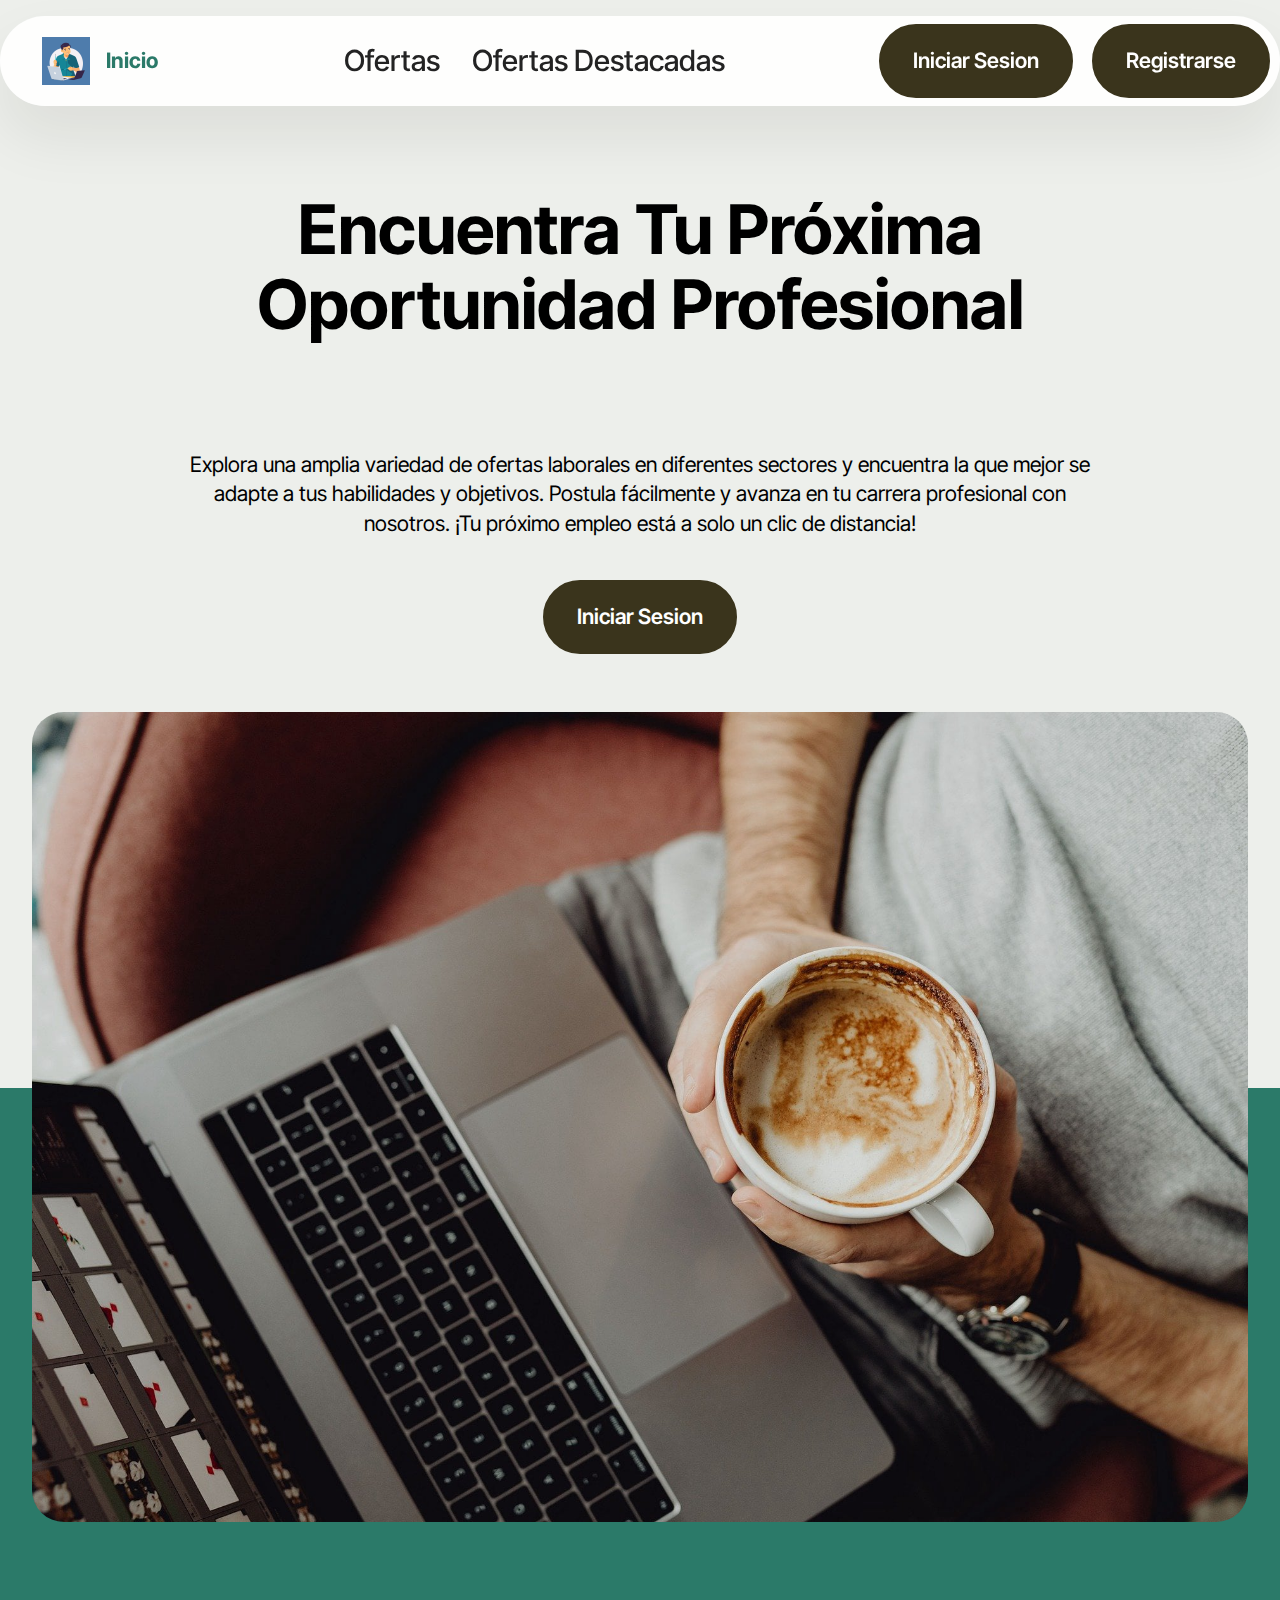
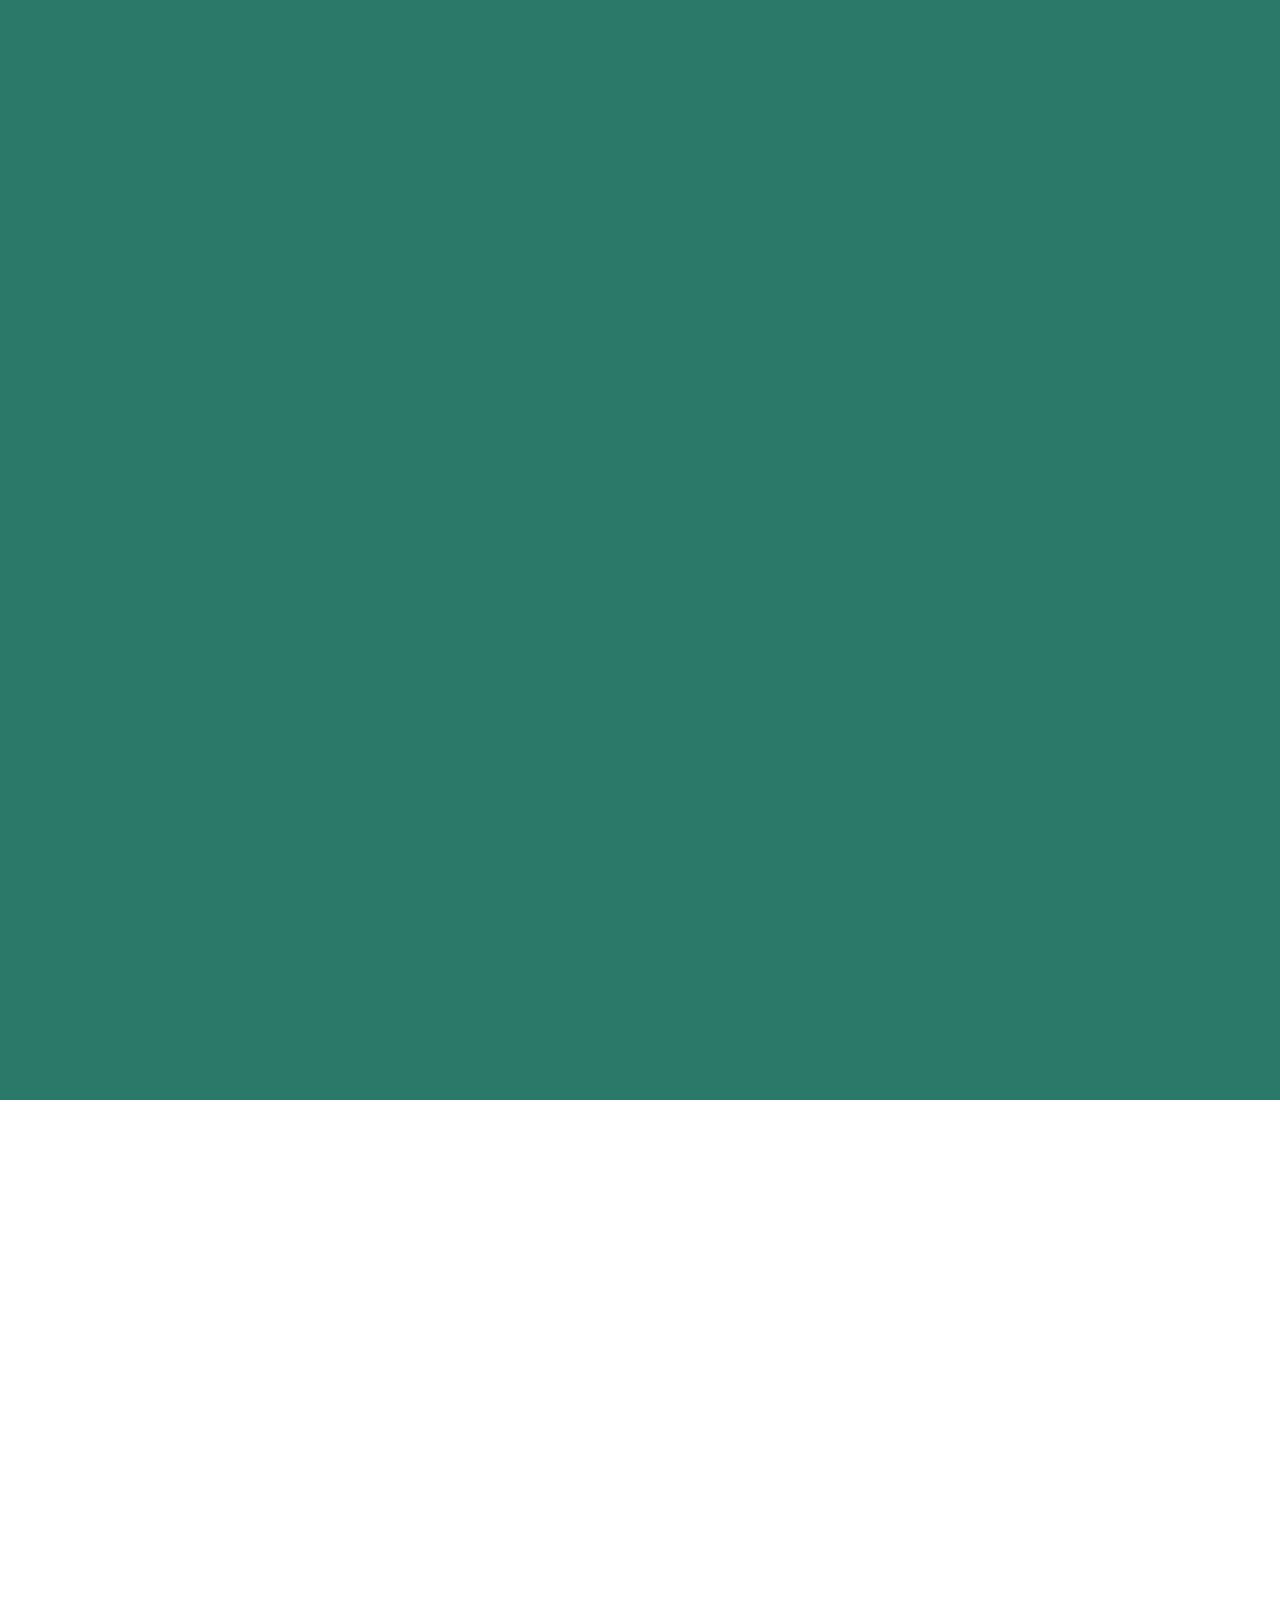
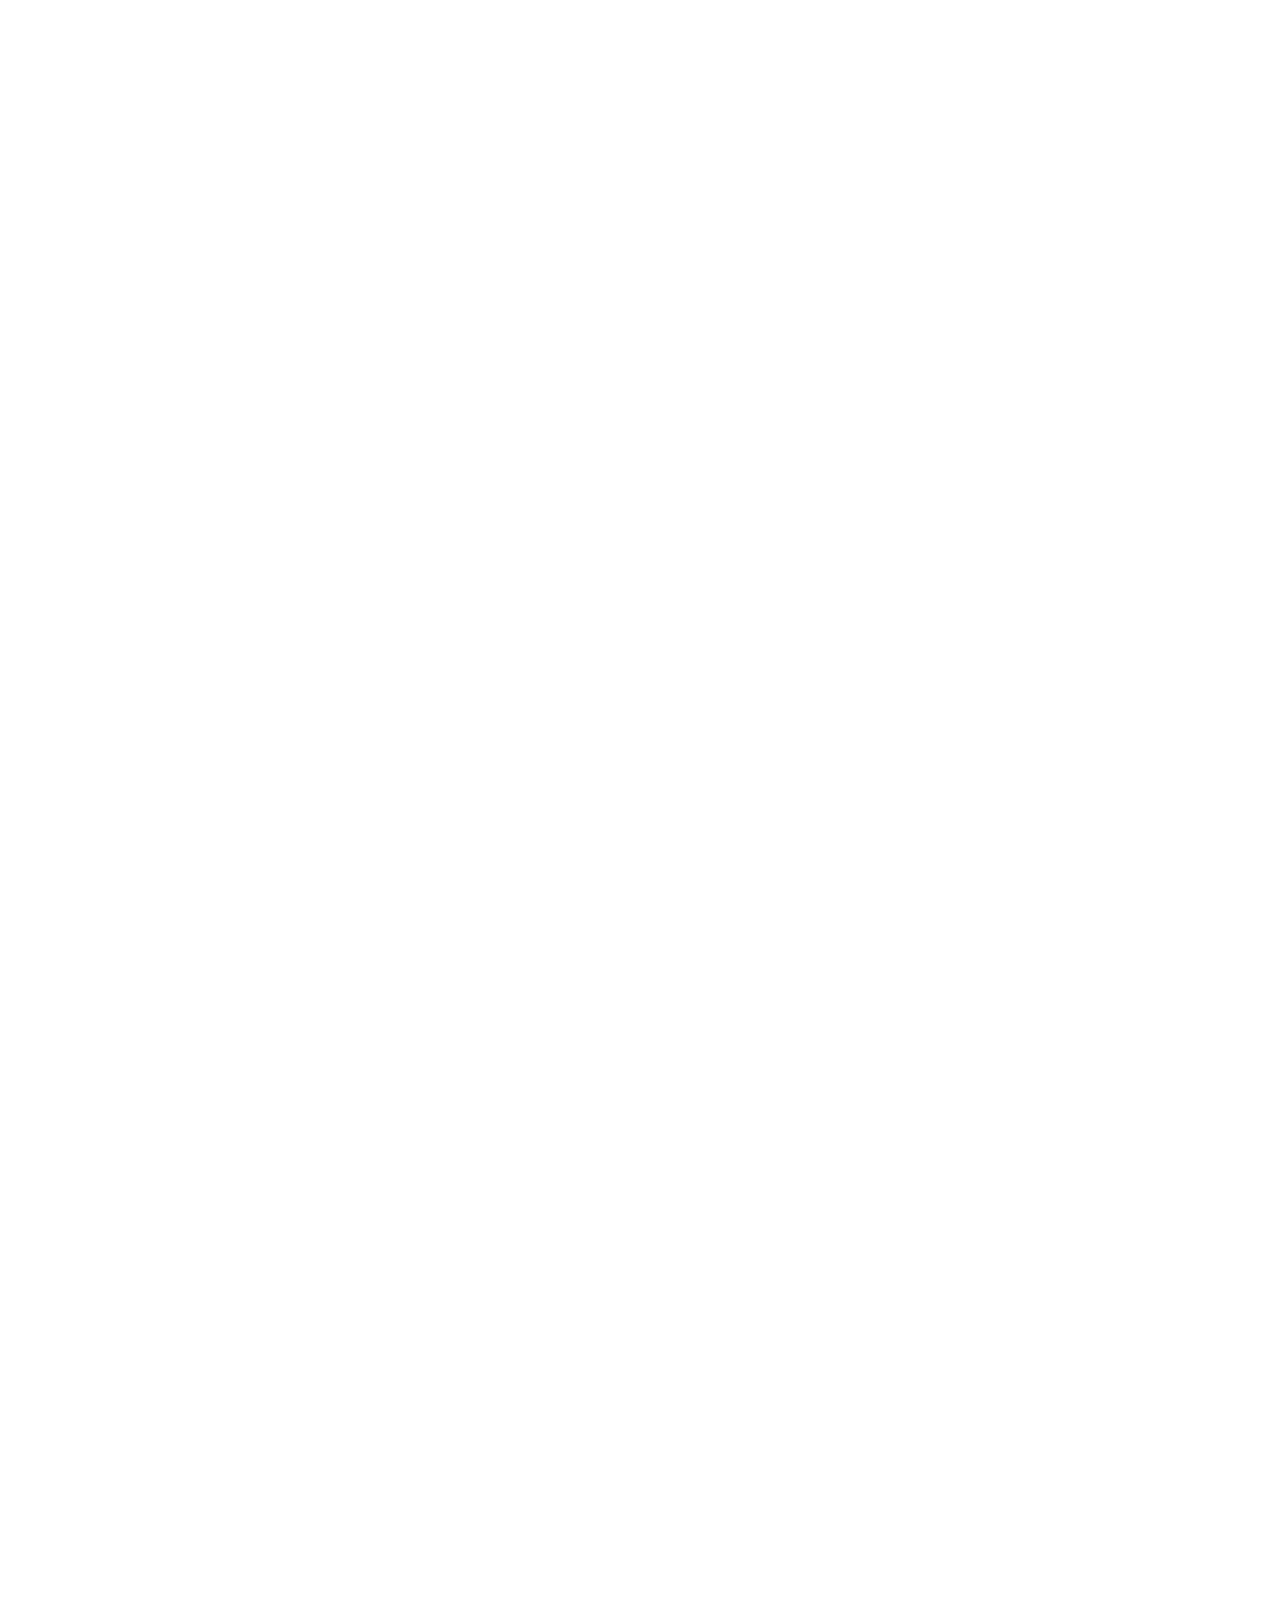
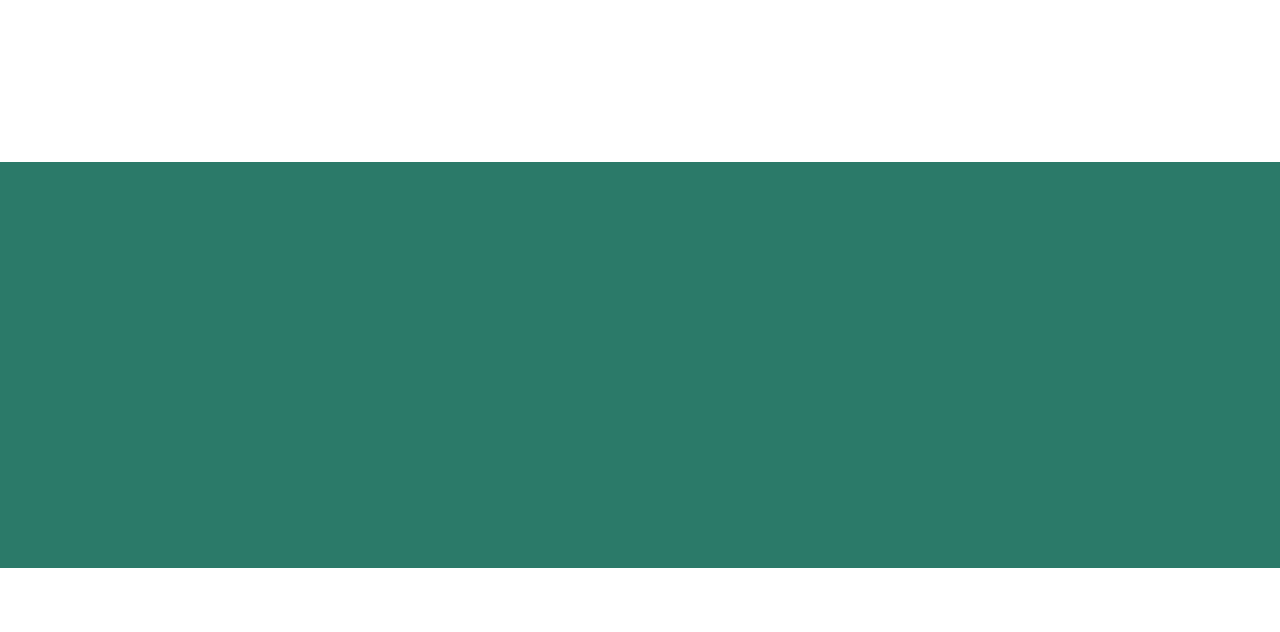
<file: postulaciones/index.html>
<!DOCTYPE html>
<html  >
<head>

	<!-- Google tag (gtag.js) -->
<script async src="https://www.googletagmanager.com/gtag/js?id=G-Y9JFJ6VPJL"></script>
<script>
  window.dataLayer = window.dataLayer || [];
  function gtag(){dataLayer.push(arguments);}
  gtag('js', new Date());

  gtag('config', 'G-Y9JFJ6VPJL');
</script>

  <!-- Site made with Mobirise Website Builder v5.9.18, https://mobirise.com -->
  <meta charset="UTF-8">
  <meta http-equiv="X-UA-Compatible" content="IE=edge">
  <meta name="generator" content="Mobirise v5.9.18, mobirise.com">
  <meta name="viewport" content="width=device-width, initial-scale=1, minimum-scale=1">
  <link rel="shortcut icon" href="assets/images/mbr-1-96x96.png" type="image/x-icon">
  <meta name="description" content="">
  
  
  <title>Home</title>
  <link rel="stylesheet" href="assets/web/assets/mobirise-icons2/mobirise2.css">
  <link rel="stylesheet" href="assets/bootstrap/css/bootstrap.min.css">
  <link rel="stylesheet" href="assets/bootstrap/css/bootstrap-grid.min.css">
  <link rel="stylesheet" href="assets/bootstrap/css/bootstrap-reboot.min.css">
  <link rel="stylesheet" href="assets/animatecss/animate.css">
  <link rel="stylesheet" href="assets/dropdown/css/style.css">
  <link rel="stylesheet" href="assets/socicon/css/styles.css">
  <link rel="stylesheet" href="assets/theme/css/style.css">
  <link rel="preload" href="https://fonts.googleapis.com/css?family=Inter+Tight:100,200,300,400,500,600,700,800,900,100i,200i,300i,400i,500i,600i,700i,800i,900i&display=swap" as="style" onload="this.onload=null;this.rel='stylesheet'">
  <noscript><link rel="stylesheet" href="https://fonts.googleapis.com/css?family=Inter+Tight:100,200,300,400,500,600,700,800,900,100i,200i,300i,400i,500i,600i,700i,800i,900i&display=swap"></noscript>
  <link rel="preload" as="style" href="assets/mobirise/css/mbr-additional.css?v=JcF5sH"><link rel="stylesheet" href="assets/mobirise/css/mbr-additional.css?v=JcF5sH" type="text/css">

  
  
  
</head>
<body>

<!-- Analytics -->
<head>
<script async src="https://www.googletagmanager.com/gtag/js?id=G-W2FT8G9BFP"></script>
<script>
  window.dataLayer = window.dataLayer || [];
  function gtag(){dataLayer.push(arguments);}
  gtag('js', new Date());

  gtag('config', 'G-W2FT8G9BFP');
</script>
</head>
<!-- /Analytics -->


  
  <section data-bs-version="5.1" class="menu menu2 cid-tJS6tZXiPa" once="menu" id="menu02-0">
	

	<nav class="navbar navbar-dropdown navbar-fixed-top navbar-expand-lg">
		<div class="container">
			<div class="navbar-brand">
				<span class="navbar-logo">
					<a href="index.html">
						<img src="assets/images/mbr-1-96x96.png" alt="Mobirise Website Builder" style="height: 3rem;">
					</a>
				</span>
				<span class="navbar-caption-wrap"><a class="navbar-caption text-primary display-4" href="index.html#header05-1">Inicio</a></span>
			</div>
			<button class="navbar-toggler" type="button" data-toggle="collapse" data-bs-toggle="collapse" data-target="#navbarSupportedContent" data-bs-target="#navbarSupportedContent" aria-controls="navbarNavAltMarkup" aria-expanded="false" aria-label="Toggle navigation">
				<div class="hamburger">
					<span></span>
					<span></span>
					<span></span>
					<span></span>
				</div>
			</button>
			<div class="collapse navbar-collapse" id="navbarSupportedContent">
				<ul class="navbar-nav nav-dropdown" data-app-modern-menu="true"><li class="nav-item">
						<a class="nav-link link text-black text-primary display-5" href="index.html#features03-1t" target="_blank">Ofertas</a>
					</li>
					<li class="nav-item">
						<a class="nav-link link text-black text-primary display-5" href="index.html#features04-w" aria-expanded="false">Ofertas Destacadas</a>
					</li></ul>
				
				<div class="navbar-buttons mbr-section-btn"><a class="btn btn-success display-4" href="page3.html">Iniciar Sesion</a> <a class="btn btn-success display-4" href="page2.html">Registrarse</a></div>
			</div>
		</div>
	</nav>
</section>

<section data-bs-version="5.1" class="header5 cid-tJS6uM4N87" id="header05-1">
	

	
	
	<div class="topbg"></div>
	<div class="align-center container">
		<div class="row justify-content-center">
			<div class="col-md-12 col-lg-9">
				<h1 class="mbr-section-title mbr-fonts-style mb-4 display-1"><strong>Encuentra Tu Próxima Oportunidad Profesional</strong><div><br></div></h1>
				<p class="mbr-text mbr-fonts-style mb-4 display-7">Explora una amplia variedad de ofertas laborales en diferentes sectores y encuentra la que mejor se adapte a tus habilidades y objetivos. Postula fácilmente y avanza en tu carrera profesional con nosotros. ¡Tu próximo empleo está a solo un clic de distancia!</p>
				<div class="mbr-section-btn mt-3"><a class="btn btn-success display-7" href="index.html#form02-6">Iniciar Sesion</a></div>
			</div>
		</div>
		<div class="row mt-5 justify-content-center">
			<div class="col-12 col-lg-12">
				<img src="assets/images/mbr-1920x1280.jpg" alt="Mobirise Website Builder" title="">
			</div>
		</div>
	</div>
</section>

<section data-bs-version="5.1" class="features4 cid-tMlEXTHLbS" id="features04-w">
	
	
	<div class="container">
		<div class="row justify-content-center">
			<div class="col-12 content-head">
				<div class="mbr-section-head mb-5">
					<h4 class="mbr-section-title mbr-fonts-style align-center mb-0 display-2"><strong>Postulaciones Destacadas</strong></h4>
					<h5 class="mbr-section-subtitle mbr-fonts-style align-center mb-0 mt-4 display-7"></h5>
					
				</div>
			</div>
		</div>
		<div class="row">
			<div class="item features-image col-12 col-md-6 col-lg-4">
				<div class="item-wrapper">
					<div class="item-img">
						<img src="assets/images/mbr-770x513.jpg" alt="Mobirise Website Builder">
					</div>
					<div class="item-content">
						<h5 class="item-title mbr-fonts-style display-5"><strong>Especialista en Marketing Digital</strong></h5>
						
						<p class="mbr-text mbr-fonts-style display-7"><em>Descripción</em>: Diseña e implementa estrategias de marketing digital para aumentar la visibilidad de la marca y las ventas online.<br><em>Requisitos</em>: Conocimientos avanzados en SEO, Google Ads, y manejo de redes sociales.<br><em>Salario</em>: Competitivo, con beneficios adicionales.<br></p>
						<div class="mbr-section-btn item-footer"><a href="page4.html" class="btn item-btn btn-primary display-7">Ver mas</a></div>
					</div>

				</div>
			</div>
			<div class="item features-image col-12 col-md-6 col-lg-4">
				<div class="item-wrapper">
					<div class="item-img">
						<img src="assets/images/mbr-770x842.png" alt="Mobirise Website Builder">
					</div>
					<div class="item-content">
						<h5 class="item-title mbr-fonts-style display-5"><strong>Community Manager</strong></h5>
						
						<p class="mbr-text mbr-fonts-style display-7"><em>Descripción</em>: Gestiona la presencia digital de la marca en redes sociales, interactuando con la comunidad y creando contenido creativo.<br><em>Requisitos</em>: Experiencia previa, habilidades en copywriting y diseño básico.<br><em>Salario</em>: USD 1,000 - 1,500 mensuales, según experiencia.</p>
						<div class="mbr-section-btn item-footer"><a href="page4.html" class="btn item-btn btn-primary display-7">Ver mas</a></div>
					</div>
				</div>
			</div>
			<div class="item features-image col-12 col-md-6 col-lg-4">
				<div class="item-wrapper">
					<div class="item-img">
						<img src="assets/images/mbr-770x514.jpg" alt="Mobirise Website Builder">
					</div>
					<div class="item-content">
						<h5 class="item-title mbr-fonts-style display-5"><strong>Ingeniero de Software</strong></h5>
						
						<p class="mbr-text mbr-fonts-style display-7"><em>Descripción</em>: Diseña y desarrolla soluciones tecnológicas innovadoras, con énfasis en aplicaciones web y móviles.<br><em>Requisitos</em>: Experiencia en lenguajes como Java, Python o C++, y familiaridad con metodologías ágiles.<br><em>Salario</em>: USD 3,000 - 4,500 mensuales, según habilidades.<br>
						</p>
						<div class="mbr-section-btn item-footer"><a href="page4.html" class="btn item-btn btn-primary display-7">Ver mas</a></div>
					</div>
				</div>
			</div>
		</div>
	</div>
</section>

<section data-bs-version="5.1" class="features03 cid-uueLClTiNC" id="features03-1t">
	
	
	<div class="container">
		<div class="row justify-content-center mb-5">
			<div class="col-12 content-head">
				<div class="mbr-section-head">
					<h4 class="mbr-section-title mbr-fonts-style align-center mb-0 display-2">
						<strong>Sector Marketing</strong></h4>
					
				</div>
			</div>
		</div>
		<div class="row">
			<div class="item features-image col-12 col-md-6 col-lg-4 active">
				<div class="item-wrapper">
					<div class="item-img mb-3">
						<img src="assets/images/mbr-2-770x513.jpg" alt="Mobirise Website Builder" title="">
					</div>
					<div class="item-content align-left">
						<h5 class="item-title mbr-fonts-style mt-0 mb-2 display-5"><strong>Especialista en Marketing Digital</strong></h5>
						<p class="mbr-text mbr-fonts-style mb-3 display-7">Descripción: Diseña campañas digitales para incrementar la presencia de la marca.<br>Requisitos: Manejo de Google Ads, SEO y estrategias de redes sociales.<br>Ubicación: Santiago, Chile.<br>Salario: USD 2,000 - 3,000 mensuales.</p>
						<div class="mbr-section-btn item-footer"><a href="page4.html" class="btn item-btn btn-primary display-7">Postularse</a></div>
					</div>
				</div>
			</div>
			<div class="item features-image col-12 col-md-6 col-lg-4">
				<div class="item-wrapper">
					<div class="item-img mb-3">
						<img src="assets/images/mbr-3-770x513.jpg" alt="Mobirise Website Builder" title="" data-slide-to="1" data-bs-slide-to="1">
					</div>
					<div class="item-content align-left">
						<h5 class="item-title mbr-fonts-style mb-2 mt-0 display-5"><strong>Diseñador Gráfico</strong></h5>
						<p class="mbr-text mbr-fonts-style mb-3 display-7">Descripción: Crea contenido visual para campañas publicitarias y redes sociales.<br>Requisitos: Experiencia en Adobe Suite (Photoshop, Illustrator).<br>Ubicación: Lima, Perú.<br>Salario: USD 1,500 - 2,500 mensuales.<br>
						</p>
						<div class="mbr-section-btn item-footer"><a href="page4.html" class="btn item-btn btn-primary display-7">Postularse</a></div>
					</div>
				</div>
			</div>
			<div class="item features-image col-12 col-md-6 col-lg-4">
				<div class="item-wrapper">
					<div class="item-img mb-3">
						<img src="assets/images/mbr-770x792.jpg" alt="Mobirise Website Builder" title="" data-slide-to="2" data-bs-slide-to="2">
					</div>
					<div class="item-content align-left">
						<h5 class="item-title mbr-fonts-style mb-2 mt-0 display-5"><strong>Community Manager</strong></h5>
						<p class="mbr-text mbr-fonts-style mb-3 display-7">Descripción: Gestiona redes sociales, crea contenido y responde a la comunidad online.<br>Requisitos: Habilidades de copywriting y diseño básico.<br>Ubicación: Ciudad de Panamá, Panamá.<br>Salario: USD 1,000 - 1,800 mensuales.<br>
						</p>
						<div class="mbr-section-btn item-footer"><a href="page4.html" class="btn item-btn btn-primary display-7">Postularse</a></div>
					</div>
				</div>
			</div>
		</div>
	</div>
</section>

<section data-bs-version="5.1" class="features03 cid-uueLCHCqBm" id="features03-1u">
	
	
	<div class="container">
		<div class="row justify-content-center mb-5">
			<div class="col-12 content-head">
				<div class="mbr-section-head">
					<h4 class="mbr-section-title mbr-fonts-style align-center mb-0 display-2">
						<strong>Sector Salud</strong></h4>
					
				</div>
			</div>
		</div>
		<div class="row">
			<div class="item features-image col-12 col-md-6 col-lg-4 active">
				<div class="item-wrapper">
					<div class="item-img mb-3">
						<img src="assets/images/shop1.jpg" alt="Mobirise Website Builder" title="">
					</div>
					<div class="item-content align-left">
						<h5 class="item-title mbr-fonts-style mt-0 mb-2 display-5"><strong>Médico General</strong></h5>
						<p class="mbr-text mbr-fonts-style mb-3 display-7">Descripción: Brinda atención primaria y diagnósticos a pacientes.<br>Requisitos: Título de médico habilitado y experiencia mínima de 2 años.<br>Ubicación: Bogotá, Colombia.<br>Salario: USD 2,500 - 4,000 mensuales.</p>
						<div class="mbr-section-btn item-footer"><a href="page4.html" class="btn item-btn btn-primary display-7">Postularse</a></div>
					</div>
				</div>
			</div>
			<div class="item features-image col-12 col-md-6 col-lg-4">
				<div class="item-wrapper">
					<div class="item-img mb-3">
						<img src="assets/images/shop2.jpg" alt="Mobirise Website Builder" title="" data-slide-to="1" data-bs-slide-to="1">
					</div>
					<div class="item-content align-left">
						<h5 class="item-title mbr-fonts-style mb-2 mt-0 display-5"><strong>Enfermero/a Clínico/a</strong></h5>
						<p class="mbr-text mbr-fonts-style mb-3 display-7">Descripción: Proporciona cuidado directo a pacientes en hospitales o clínicas.<br>Requisitos: Licenciatura en Enfermería y certificaciones en soporte vital.<br>Ubicación: Buenos Aires, Argentina.<br>Salario: USD 1,800 - 2,500 mensuales.<br>
						</p>
						<div class="mbr-section-btn item-footer"><a href="page4.html" class="btn item-btn btn-primary display-7">Postularse</a></div>
					</div>
				</div>
			</div>
			<div class="item features-image col-12 col-md-6 col-lg-4">
				<div class="item-wrapper">
					<div class="item-img mb-3">
						<img src="assets/images/shop3.jpg" alt="Mobirise Website Builder" title="" data-slide-to="2" data-bs-slide-to="2">
					</div>
					<div class="item-content align-left">
						<h5 class="item-title mbr-fonts-style mb-2 mt-0 display-5"><strong>Técnico en Radiología</strong></h5>
						<p class="mbr-text mbr-fonts-style mb-3 display-7">Descripción: Opera equipos de rayos X y otros dispositivos de diagnóstico por imagen.<br>Requisitos: Certificación en radiología médica.<br>Ubicación: Lima, Perú.<br>Salario: USD 1,800 - 2,200 mensuales.<br>
						</p>
						<div class="mbr-section-btn item-footer"><a href="page4.html" class="btn item-btn btn-primary display-7">Postularse</a></div>
					</div>
				</div>
			</div>
		</div>
	</div>
</section>

<section data-bs-version="5.1" class="footer1 programm5 cid-tJS9NNcTLZ" once="footers" id="footer03-8">

        

    

    <div class="container">
        <div class="row">

            <div class="row-links mb-4">
                <ul class="header-menu">
                  
                  
                  
                  
                <li class="header-menu-item mbr-fonts-style display-5"></li><li class="header-menu-item mbr-fonts-style display-5"></li><li class="header-menu-item mbr-fonts-style display-5"></li><li class="header-menu-item mbr-fonts-style display-5"></li></ul>
              </div>

            <div class="col-12">
                <div class="social-row">
                    <div class="soc-item">
                        <a href="https://mobiri.se/" target="_blank">
                            <span class="mbr-iconfont socicon socicon-facebook display-7"></span>
                        </a>
                    </div>
                    <div class="soc-item">
                        <a href="https://mobiri.se/" target="_blank">
                            <span class="mbr-iconfont socicon-twitter socicon"></span>
                        </a>
                    </div>
                    <div class="soc-item">
                        <a href="https://mobiri.se/" target="_blank">
                            <span class="mbr-iconfont socicon-instagram socicon"></span>
                        </a>
                    </div>
                    <div class="soc-item">
                        <a href="https://mobiri.se/" target="_blank">
                            <span class="mbr-iconfont socicon-tiktok socicon"></span>
                        </a>
                    </div>
                    <div class="soc-item">
                        <a href="https://mobiri.se/" target="_blank">
                            <span class="mbr-iconfont socicon-youtube socicon"></span>
                        </a>
                    </div>
                </div>
            </div>
            <div class="col-12 mt-5">
                <p class="mbr-fonts-style copyright display-7">
                    © Copyright 2030 Mobirise - All Rights Reserved
                </p>
            </div>
        </div>
    </div>
</section><section class="display-7" style="padding: 0;align-items: center;justify-content: center;flex-wrap: wrap;    align-content: center;display: flex;position: relative;height: 4rem;"><a href="https://mobiri.se/3582164" style="flex: 1 1;height: 4rem;position: absolute;width: 100%;z-index: 1;"><img alt="" style="height: 4rem;" src="[data-uri]"></a><p style="margin: 0;text-align: center;" class="display-7">&#8204;</p><a style="z-index:1" href="https://mobirise.com/builder/no-code-website-builder.html">No Code Website Builder</a></section><script src="assets/bootstrap/js/bootstrap.bundle.min.js"></script>  <script src="assets/smoothscroll/smooth-scroll.js"></script>  <script src="assets/ytplayer/index.js"></script>  <script src="assets/dropdown/js/navbar-dropdown.js"></script>  <script src="assets/theme/js/script.js"></script>  <script src="assets/formoid/formoid.min.js"></script>  
  
  
  <input name="animation" type="hidden">
  </body>
</html>
</file>
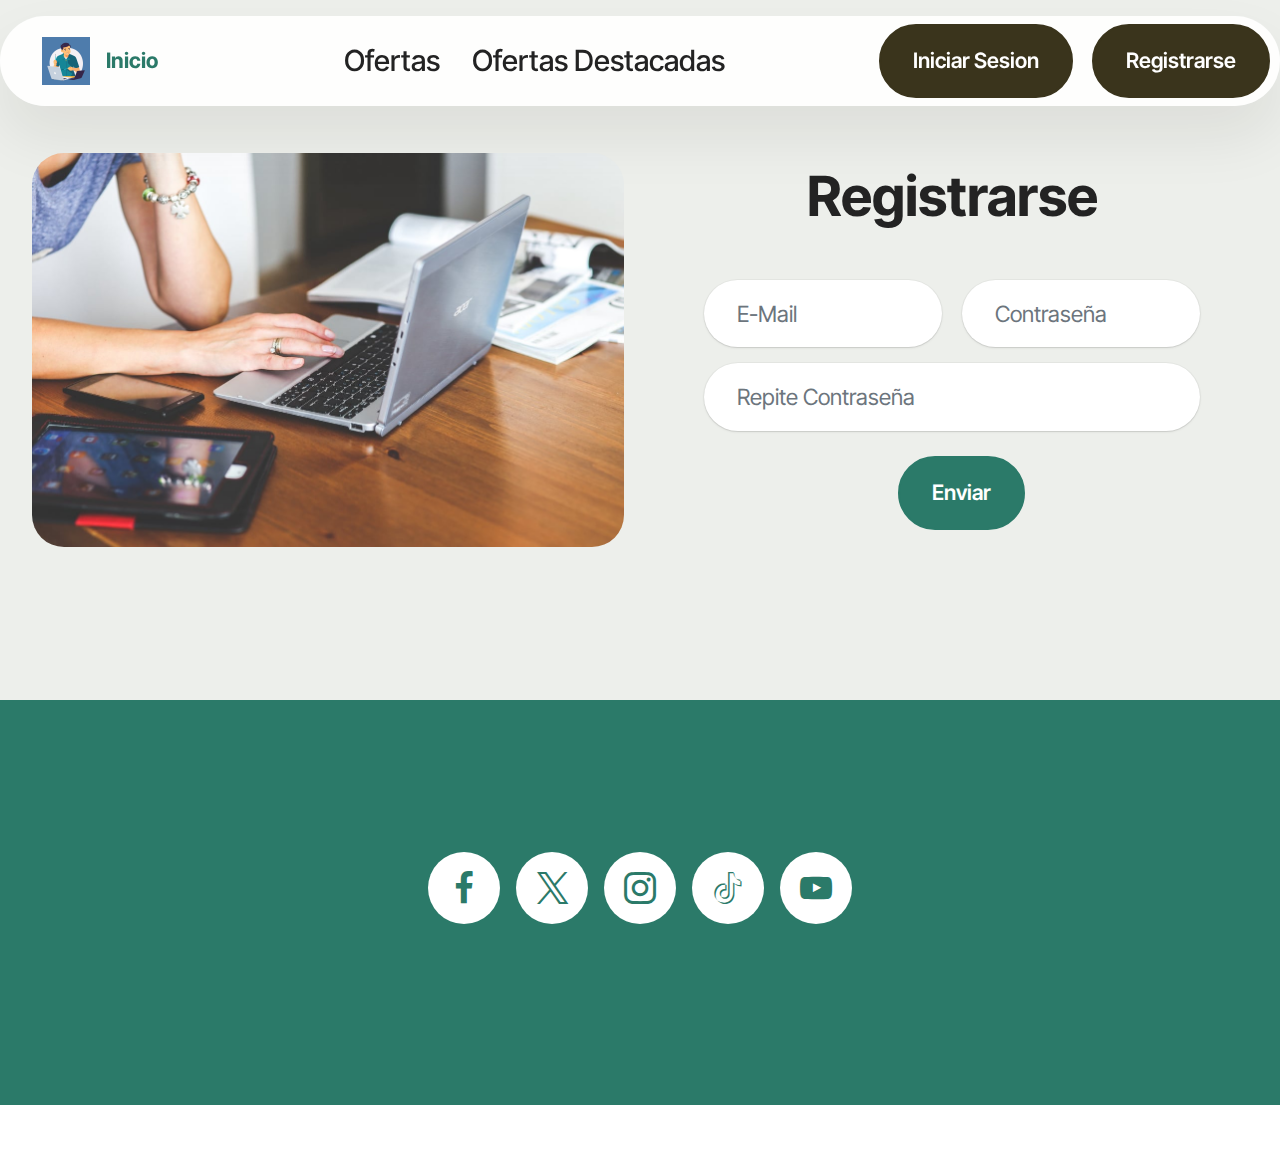
<file: postulaciones/page2.html>
<!DOCTYPE html>
<html  >
<head>
    <!-- Google tag (gtag.js) -->
<script async src="https://www.googletagmanager.com/gtag/js?id=G-Y9JFJ6VPJL"></script>
<script>
  window.dataLayer = window.dataLayer || [];
  function gtag(){dataLayer.push(arguments);}
  gtag('js', new Date());

  gtag('config', 'G-Y9JFJ6VPJL');
</script>

  <!-- Site made with Mobirise Website Builder v5.9.18, https://mobirise.com -->
  <meta charset="UTF-8">
  <meta http-equiv="X-UA-Compatible" content="IE=edge">
  <meta name="generator" content="Mobirise v5.9.18, mobirise.com">
  <meta name="viewport" content="width=device-width, initial-scale=1, minimum-scale=1">
  <link rel="shortcut icon" href="assets/images/mbr-1-96x96.png" type="image/x-icon">
  <meta name="description" content="">
  
  
  <title>Registro</title>
  <link rel="stylesheet" href="assets/web/assets/mobirise-icons2/mobirise2.css">
  <link rel="stylesheet" href="assets/bootstrap/css/bootstrap.min.css">
  <link rel="stylesheet" href="assets/bootstrap/css/bootstrap-grid.min.css">
  <link rel="stylesheet" href="assets/bootstrap/css/bootstrap-reboot.min.css">
  <link rel="stylesheet" href="assets/animatecss/animate.css">
  <link rel="stylesheet" href="assets/dropdown/css/style.css">
  <link rel="stylesheet" href="assets/socicon/css/styles.css">
  <link rel="stylesheet" href="assets/theme/css/style.css">
  <link rel="preload" href="https://fonts.googleapis.com/css?family=Inter+Tight:100,200,300,400,500,600,700,800,900,100i,200i,300i,400i,500i,600i,700i,800i,900i&display=swap" as="style" onload="this.onload=null;this.rel='stylesheet'">
  <noscript><link rel="stylesheet" href="https://fonts.googleapis.com/css?family=Inter+Tight:100,200,300,400,500,600,700,800,900,100i,200i,300i,400i,500i,600i,700i,800i,900i&display=swap"></noscript>
  <link rel="preload" as="style" href="assets/mobirise/css/mbr-additional.css?v=0VwGVL"><link rel="stylesheet" href="assets/mobirise/css/mbr-additional.css?v=0VwGVL" type="text/css">

  
  
  
</head>
<body>

<!-- Analytics -->
<head>
<script async src="https://www.googletagmanager.com/gtag/js?id=G-W2FT8G9BFP"></script>
<script>
  window.dataLayer = window.dataLayer || [];
  function gtag(){dataLayer.push(arguments);}
  gtag('js', new Date());

  gtag('config', 'G-W2FT8G9BFP');
</script>
</head>
<!-- /Analytics -->


  
  <section data-bs-version="5.1" class="menu menu2 cid-tJS6tZXiPa" once="menu" id="menu02-1i">
	

	<nav class="navbar navbar-dropdown navbar-fixed-top navbar-expand-lg">
		<div class="container">
			<div class="navbar-brand">
				<span class="navbar-logo">
					<a href="index.html">
						<img src="assets/images/mbr-1-96x96.png" alt="Mobirise Website Builder" style="height: 3rem;">
					</a>
				</span>
				<span class="navbar-caption-wrap"><a class="navbar-caption text-primary display-4" href="index.html#header05-1">Inicio</a></span>
			</div>
			<button class="navbar-toggler" type="button" data-toggle="collapse" data-bs-toggle="collapse" data-target="#navbarSupportedContent" data-bs-target="#navbarSupportedContent" aria-controls="navbarNavAltMarkup" aria-expanded="false" aria-label="Toggle navigation">
				<div class="hamburger">
					<span></span>
					<span></span>
					<span></span>
					<span></span>
				</div>
			</button>
			<div class="collapse navbar-collapse" id="navbarSupportedContent">
				<ul class="navbar-nav nav-dropdown" data-app-modern-menu="true"><li class="nav-item">
						<a class="nav-link link text-black text-primary display-5" href="index.html#features03-1t" target="_blank">Ofertas</a>
					</li>
					<li class="nav-item">
						<a class="nav-link link text-black text-primary display-5" href="index.html#features04-w" aria-expanded="false">Ofertas Destacadas</a>
					</li></ul>
				
				<div class="navbar-buttons mbr-section-btn"><a class="btn btn-success display-4" href="page3.html">Iniciar Sesion</a> <a class="btn btn-success display-4" href="page2.html">Registrarse</a></div>
			</div>
		</div>
	</nav>
</section>

<section data-bs-version="5.1" class="form03 cid-uueed5KarF" id="form03-1k">
    

    

    <div class="container">
        <div class="row justify-content-center">
            <div class="col-12 col-lg item-wrapper">
                <div class="mbr-section-head mb-5">
                    <h3 class="mbr-section-title mbr-fonts-style align-center mb-0 display-2">
                        <strong>Registrarse</strong></h3>
                    
                </div>
                <div class="col-lg-12 mx-auto mbr-form" data-form-type="formoid">
                    <form action="https://mobirise.eu/" method="POST" class="mbr-form form-with-styler" data-form-title="Form Name"><input type="hidden" name="email" data-form-email="true" value="4nJmGR0QGuy70RaYrv8CLV6+mybIaDGg4Ym7KC3YApOVpxZp3OuI2LslhIVvnJ70xhgeiA4tBTieoWqfzj/6z50s3AO2WhK+dIKKFYEZdY1Q9ERixbKIgEiyVakHSuQ8">
                        <div class="row">
                            <div hidden="hidden" data-form-alert="" class="alert alert-success col-12">Thanks for filling out the form!</div>
                            <div hidden="hidden" data-form-alert-danger="" class="alert alert-danger col-12">
                                Oops...! some problem!
                            </div>
                        </div>
                        <div class="dragArea row">
                            <div class="col-md col-sm-12 form-group mb-3 mb-3" data-for="name">
                                <input type="text" name="name" data-form-field="name" class="form-control" value="" placeholder="Contraseña" id="name-form03-1k">
                            </div>
                            <div class="col-md col-sm-12 form-group mb-3 mb-3" data-for="email">
                                <input type="email" name="email" placeholder="E-Mail" data-form-field="email" class="form-control" value="" id="email-form03-1k">
                            </div>
                            <div class="col-12 form-group mb-3 mb-3" data-for="phone">
                                <input type="tel" name="phone" placeholder="Repite Contraseña" data-form-field="phone" class="form-control" value="" id="phone-form03-1k">
                            </div>
                            
                            <div class="col-lg-12 col-md-12 col-sm-12 align-center mbr-section-btn"><button type="submit" class="btn btn-primary display-7">Enviar</button></div>
                        </div>
                    </form>
                </div>


            </div>
            <div class="col-12 col-lg-6">
                <div class="image-wrapper">
                    <img class="w-100" src="assets/images/mbr-1187x791.jpg" alt="Mobirise Website Builder">
                </div>
            </div>

        </div>
    </div>
</section>

<section data-bs-version="5.1" class="footer1 programm5 cid-tJS9NNcTLZ" once="footers" id="footer03-1j">

        

    

    <div class="container">
        <div class="row">

            <div class="row-links mb-4">
                <ul class="header-menu">
                  
                  
                  
                  
                <li class="header-menu-item mbr-fonts-style display-5"></li><li class="header-menu-item mbr-fonts-style display-5"></li><li class="header-menu-item mbr-fonts-style display-5"></li><li class="header-menu-item mbr-fonts-style display-5"></li></ul>
              </div>

            <div class="col-12">
                <div class="social-row">
                    <div class="soc-item">
                        <a href="https://mobiri.se/" target="_blank">
                            <span class="mbr-iconfont socicon socicon-facebook display-7"></span>
                        </a>
                    </div>
                    <div class="soc-item">
                        <a href="https://mobiri.se/" target="_blank">
                            <span class="mbr-iconfont socicon-twitter socicon"></span>
                        </a>
                    </div>
                    <div class="soc-item">
                        <a href="https://mobiri.se/" target="_blank">
                            <span class="mbr-iconfont socicon-instagram socicon"></span>
                        </a>
                    </div>
                    <div class="soc-item">
                        <a href="https://mobiri.se/" target="_blank">
                            <span class="mbr-iconfont socicon-tiktok socicon"></span>
                        </a>
                    </div>
                    <div class="soc-item">
                        <a href="https://mobiri.se/" target="_blank">
                            <span class="mbr-iconfont socicon-youtube socicon"></span>
                        </a>
                    </div>
                </div>
            </div>
            <div class="col-12 mt-5">
                <p class="mbr-fonts-style copyright display-7">
                    © Copyright 2030 Mobirise - All Rights Reserved
                </p>
            </div>
        </div>
    </div>
</section><section class="display-7" style="padding: 0;align-items: center;justify-content: center;flex-wrap: wrap;    align-content: center;display: flex;position: relative;height: 4rem;"><a href="https://mobiri.se/3582164" style="flex: 1 1;height: 4rem;position: absolute;width: 100%;z-index: 1;"><img alt="" style="height: 4rem;" src="[data-uri]"></a><p style="margin: 0;text-align: center;" class="display-7">&#8204;</p><a style="z-index:1" href="https://mobirise.com/html-builder.html">HTML Website Maker</a></section><script src="assets/bootstrap/js/bootstrap.bundle.min.js"></script>  <script src="assets/smoothscroll/smooth-scroll.js"></script>  <script src="assets/ytplayer/index.js"></script>  <script src="assets/dropdown/js/navbar-dropdown.js"></script>  <script src="assets/theme/js/script.js"></script>  <script src="assets/formoid/formoid.min.js"></script>  
  
  
  <input name="animation" type="hidden">
  </body>
</html>
</file>
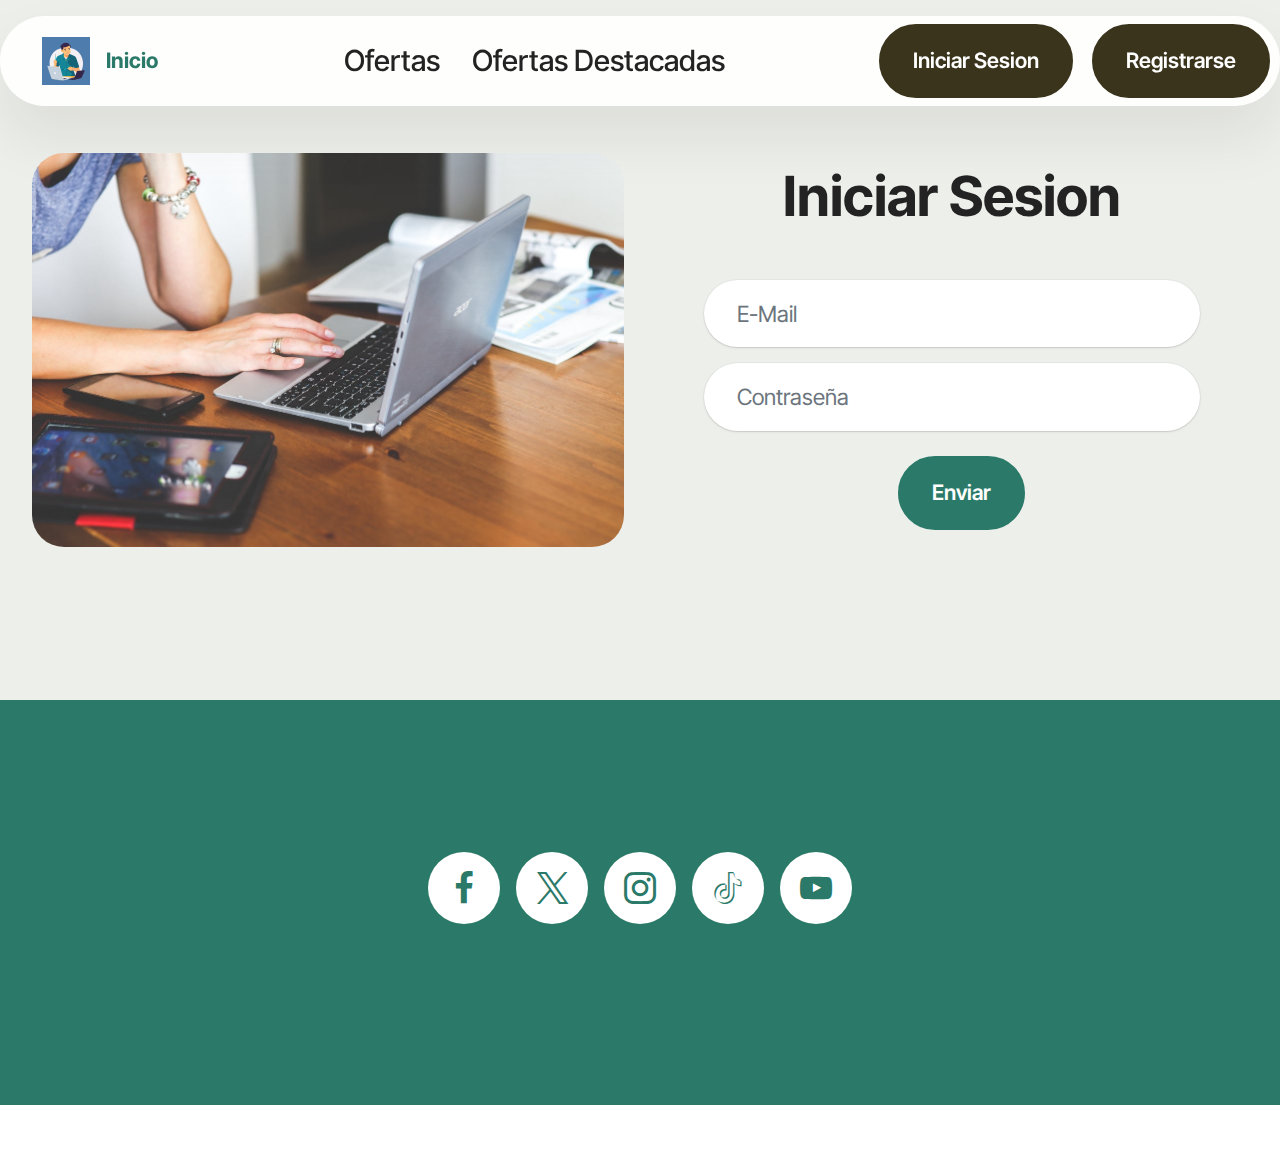
<file: postulaciones/page3.html>
<!DOCTYPE html>
<html  >
<head>
    <!-- Google tag (gtag.js) -->
<script async src="https://www.googletagmanager.com/gtag/js?id=G-Y9JFJ6VPJL"></script>
<script>
  window.dataLayer = window.dataLayer || [];
  function gtag(){dataLayer.push(arguments);}
  gtag('js', new Date());

  gtag('config', 'G-Y9JFJ6VPJL');
</script>
  <!-- Site made with Mobirise Website Builder v5.9.18, https://mobirise.com -->
  <meta charset="UTF-8">
  <meta http-equiv="X-UA-Compatible" content="IE=edge">
  <meta name="generator" content="Mobirise v5.9.18, mobirise.com">
  <meta name="viewport" content="width=device-width, initial-scale=1, minimum-scale=1">
  <link rel="shortcut icon" href="assets/images/mbr-1-96x96.png" type="image/x-icon">
  <meta name="description" content="">
  
  
  <title>Login</title>
  <link rel="stylesheet" href="assets/web/assets/mobirise-icons2/mobirise2.css">
  <link rel="stylesheet" href="assets/bootstrap/css/bootstrap.min.css">
  <link rel="stylesheet" href="assets/bootstrap/css/bootstrap-grid.min.css">
  <link rel="stylesheet" href="assets/bootstrap/css/bootstrap-reboot.min.css">
  <link rel="stylesheet" href="assets/animatecss/animate.css">
  <link rel="stylesheet" href="assets/dropdown/css/style.css">
  <link rel="stylesheet" href="assets/socicon/css/styles.css">
  <link rel="stylesheet" href="assets/theme/css/style.css">
  <link rel="preload" href="https://fonts.googleapis.com/css?family=Inter+Tight:100,200,300,400,500,600,700,800,900,100i,200i,300i,400i,500i,600i,700i,800i,900i&display=swap" as="style" onload="this.onload=null;this.rel='stylesheet'">
  <noscript><link rel="stylesheet" href="https://fonts.googleapis.com/css?family=Inter+Tight:100,200,300,400,500,600,700,800,900,100i,200i,300i,400i,500i,600i,700i,800i,900i&display=swap"></noscript>
  <link rel="preload" as="style" href="assets/mobirise/css/mbr-additional.css?v=eOzgJt"><link rel="stylesheet" href="assets/mobirise/css/mbr-additional.css?v=eOzgJt" type="text/css">

  
  
  
</head>
<body>

<!-- Analytics -->
<head>
<script async src="https://www.googletagmanager.com/gtag/js?id=G-W2FT8G9BFP"></script>
<script>
  window.dataLayer = window.dataLayer || [];
  function gtag(){dataLayer.push(arguments);}
  gtag('js', new Date());

  gtag('config', 'G-W2FT8G9BFP');
</script>
</head>
<!-- /Analytics -->


  
  <section data-bs-version="5.1" class="menu menu2 cid-uueDyym4rA" once="menu" id="menu02-1m">
	

	<nav class="navbar navbar-dropdown navbar-fixed-top navbar-expand-lg">
		<div class="container">
			<div class="navbar-brand">
				<span class="navbar-logo">
					<a href="index.html">
						<img src="assets/images/mbr-1-96x96.png" alt="Mobirise Website Builder" style="height: 3rem;">
					</a>
				</span>
				<span class="navbar-caption-wrap"><a class="navbar-caption text-primary display-4" href="index.html#header05-1">Inicio</a></span>
			</div>
			<button class="navbar-toggler" type="button" data-toggle="collapse" data-bs-toggle="collapse" data-target="#navbarSupportedContent" data-bs-target="#navbarSupportedContent" aria-controls="navbarNavAltMarkup" aria-expanded="false" aria-label="Toggle navigation">
				<div class="hamburger">
					<span></span>
					<span></span>
					<span></span>
					<span></span>
				</div>
			</button>
			<div class="collapse navbar-collapse" id="navbarSupportedContent">
				<ul class="navbar-nav nav-dropdown" data-app-modern-menu="true"><li class="nav-item">
						<a class="nav-link link text-black text-primary display-5" href="index.html#features03-1t" target="_blank">Ofertas</a>
					</li>
					<li class="nav-item">
						<a class="nav-link link text-black text-primary display-5" href="index.html#features04-w" aria-expanded="false">Ofertas Destacadas</a>
					</li></ul>
				
				<div class="navbar-buttons mbr-section-btn"><a class="btn btn-success display-4" href="page3.html">Iniciar Sesion</a> <a class="btn btn-success display-4" href="page2.html">Registrarse</a></div>
			</div>
		</div>
	</nav>
</section>

<section data-bs-version="5.1" class="form03 cid-uueDyz99NC" id="form03-1n">
    

    

    <div class="container">
        <div class="row justify-content-center">
            <div class="col-12 col-lg item-wrapper">
                <div class="mbr-section-head mb-5">
                    <h3 class="mbr-section-title mbr-fonts-style align-center mb-0 display-2">
                        <strong>Iniciar Sesion</strong></h3>
                    
                </div>
                <div class="col-lg-12 mx-auto mbr-form" data-form-type="formoid">
                    <form action="https://mobirise.eu/" method="POST" class="mbr-form form-with-styler" data-form-title="Form Name"><input type="hidden" name="email" data-form-email="true" value="nax3tN/I0FKF9i4y0T4XkPObG3UKOErkJLfbF2PS+abHsloUv/l0xOvpmlUrGB34tq5nbUZJ3Tnowz1I/6rzynoz6onPkvEqvDMmeObN2H2ognB+VQhM6JGZtsaoghkh">
                        <div class="row">
                            <div hidden="hidden" data-form-alert="" class="alert alert-success col-12">Thanks for filling out the form!</div>
                            <div hidden="hidden" data-form-alert-danger="" class="alert alert-danger col-12">
                                Oops...! some problem!
                            </div>
                        </div>
                        <div class="dragArea row">
                            
                            <div class="col-md col-sm-12 form-group mb-3 mb-3" data-for="email">
                                <input type="email" name="email" placeholder="E-Mail" data-form-field="email" class="form-control" value="" id="email-form03-1n">
                            </div>
                            <div class="col-12 form-group mb-3 mb-3" data-for="phone">
                                <input type="tel" name="phone" placeholder="Contraseña" data-form-field="phone" class="form-control" value="" id="phone-form03-1n">
                            </div>
                            
                            <div class="col-lg-12 col-md-12 col-sm-12 align-center mbr-section-btn"><button type="submit" class="btn btn-primary display-7">Enviar</button></div>
                        </div>
                    </form>
                </div>


            </div>
            <div class="col-12 col-lg-6">
                <div class="image-wrapper">
                    <img class="w-100" src="assets/images/mbr-1187x791.jpg" alt="Mobirise Website Builder">
                </div>
            </div>

        </div>
    </div>
</section>

<section data-bs-version="5.1" class="footer1 programm5 cid-uueDyzMa0s" once="footers" id="footer03-1o">

        

    

    <div class="container">
        <div class="row">

            <div class="row-links mb-4">
                <ul class="header-menu">
                  
                  
                  
                  
                <li class="header-menu-item mbr-fonts-style display-5"></li><li class="header-menu-item mbr-fonts-style display-5"></li><li class="header-menu-item mbr-fonts-style display-5"></li><li class="header-menu-item mbr-fonts-style display-5"></li></ul>
              </div>

            <div class="col-12">
                <div class="social-row">
                    <div class="soc-item">
                        <a href="https://mobiri.se/" target="_blank">
                            <span class="mbr-iconfont socicon socicon-facebook display-7"></span>
                        </a>
                    </div>
                    <div class="soc-item">
                        <a href="https://mobiri.se/" target="_blank">
                            <span class="mbr-iconfont socicon-twitter socicon"></span>
                        </a>
                    </div>
                    <div class="soc-item">
                        <a href="https://mobiri.se/" target="_blank">
                            <span class="mbr-iconfont socicon-instagram socicon"></span>
                        </a>
                    </div>
                    <div class="soc-item">
                        <a href="https://mobiri.se/" target="_blank">
                            <span class="mbr-iconfont socicon-tiktok socicon"></span>
                        </a>
                    </div>
                    <div class="soc-item">
                        <a href="https://mobiri.se/" target="_blank">
                            <span class="mbr-iconfont socicon-youtube socicon"></span>
                        </a>
                    </div>
                </div>
            </div>
            <div class="col-12 mt-5">
                <p class="mbr-fonts-style copyright display-7">
                    © Copyright 2030 Mobirise - All Rights Reserved
                </p>
            </div>
        </div>
    </div>
</section><section class="display-7" style="padding: 0;align-items: center;justify-content: center;flex-wrap: wrap;    align-content: center;display: flex;position: relative;height: 4rem;"><a href="https://mobiri.se/3582164" style="flex: 1 1;height: 4rem;position: absolute;width: 100%;z-index: 1;"><img alt="" style="height: 4rem;" src="[data-uri]"></a><p style="margin: 0;text-align: center;" class="display-7">&#8204;</p><a style="z-index:1" href="https://mobirise.com/builder/ai-website-builder.html">AI Website Software</a></section><script src="assets/bootstrap/js/bootstrap.bundle.min.js"></script>  <script src="assets/smoothscroll/smooth-scroll.js"></script>  <script src="assets/ytplayer/index.js"></script>  <script src="assets/dropdown/js/navbar-dropdown.js"></script>  <script src="assets/theme/js/script.js"></script>  <script src="assets/formoid/formoid.min.js"></script>  
  
  
  <input name="animation" type="hidden">
  </body>
</html>
</file>
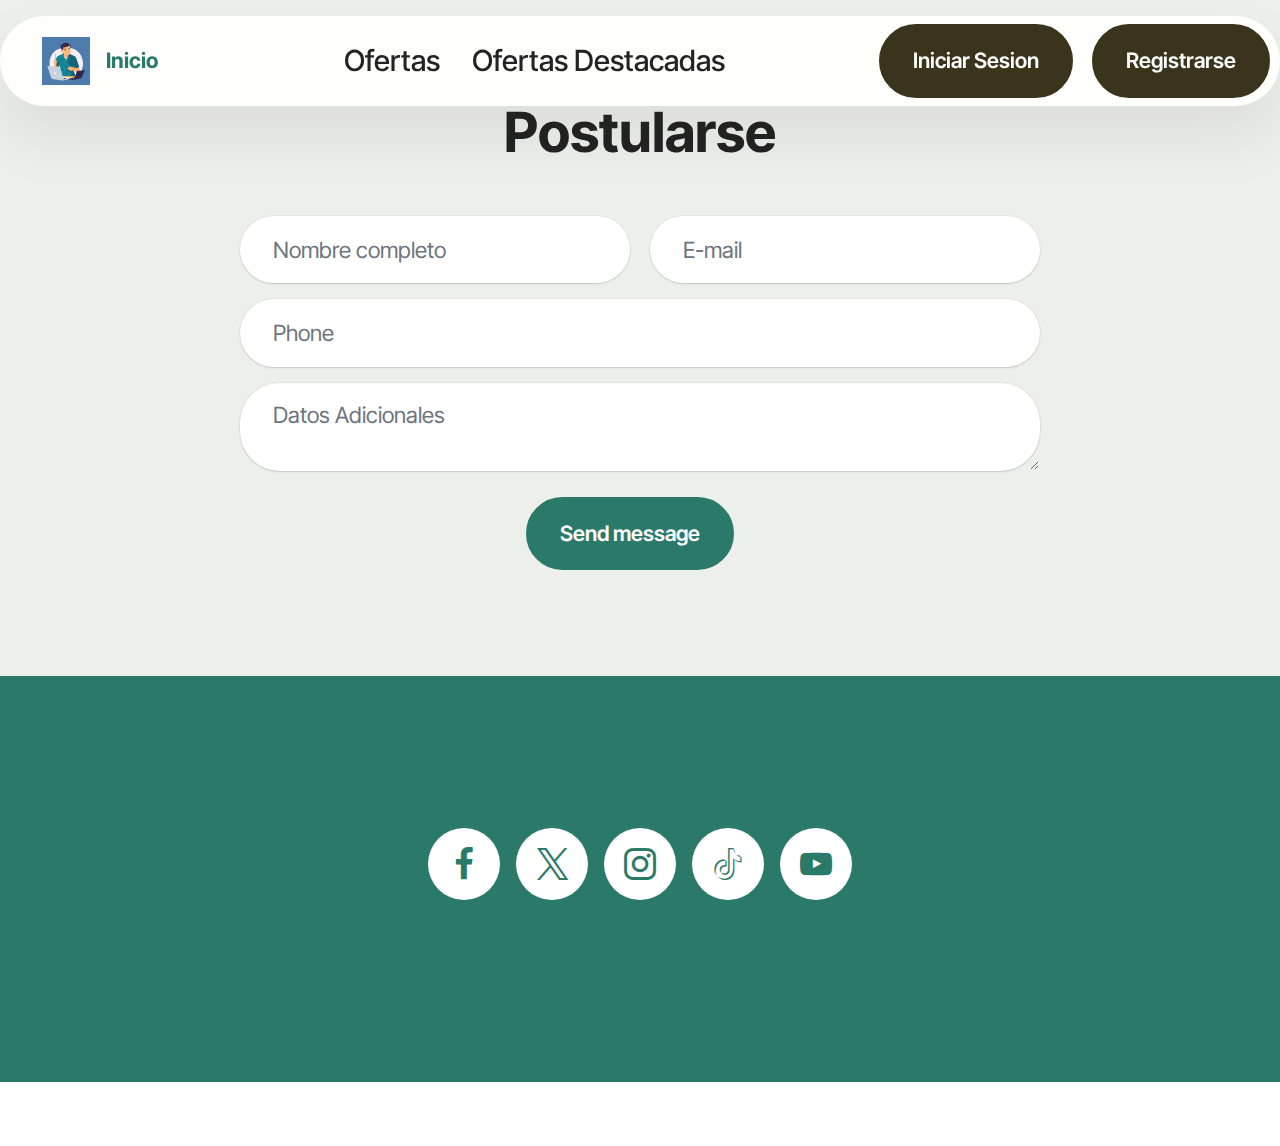
<file: postulaciones/page4.html>
<!DOCTYPE html>
<html  >
<head>
    <!-- Google tag (gtag.js) -->
<script async src="https://www.googletagmanager.com/gtag/js?id=G-Y9JFJ6VPJL"></script>
<script>
  window.dataLayer = window.dataLayer || [];
  function gtag(){dataLayer.push(arguments);}
  gtag('js', new Date());

  gtag('config', 'G-Y9JFJ6VPJL');
</script>
  <!-- Site made with Mobirise Website Builder v5.9.18, https://mobirise.com -->
  <meta charset="UTF-8">
  <meta http-equiv="X-UA-Compatible" content="IE=edge">
  <meta name="generator" content="Mobirise v5.9.18, mobirise.com">
  <meta name="viewport" content="width=device-width, initial-scale=1, minimum-scale=1">
  <link rel="shortcut icon" href="assets/images/mbr-1-96x96.png" type="image/x-icon">
  <meta name="description" content="">
  
  
  <title>Postularse</title>
  <link rel="stylesheet" href="assets/web/assets/mobirise-icons2/mobirise2.css">
  <link rel="stylesheet" href="assets/bootstrap/css/bootstrap.min.css">
  <link rel="stylesheet" href="assets/bootstrap/css/bootstrap-grid.min.css">
  <link rel="stylesheet" href="assets/bootstrap/css/bootstrap-reboot.min.css">
  <link rel="stylesheet" href="assets/animatecss/animate.css">
  <link rel="stylesheet" href="assets/dropdown/css/style.css">
  <link rel="stylesheet" href="assets/socicon/css/styles.css">
  <link rel="stylesheet" href="assets/theme/css/style.css">
  <link rel="preload" href="https://fonts.googleapis.com/css?family=Inter+Tight:100,200,300,400,500,600,700,800,900,100i,200i,300i,400i,500i,600i,700i,800i,900i&display=swap" as="style" onload="this.onload=null;this.rel='stylesheet'">
  <noscript><link rel="stylesheet" href="https://fonts.googleapis.com/css?family=Inter+Tight:100,200,300,400,500,600,700,800,900,100i,200i,300i,400i,500i,600i,700i,800i,900i&display=swap"></noscript>
  <link rel="preload" as="style" href="assets/mobirise/css/mbr-additional.css?v=9uQIeB"><link rel="stylesheet" href="assets/mobirise/css/mbr-additional.css?v=9uQIeB" type="text/css">

  
  
  
</head>
<body>

<!-- Analytics -->
<head>
<script async src="https://www.googletagmanager.com/gtag/js?id=G-W2FT8G9BFP"></script>
<script>
  window.dataLayer = window.dataLayer || [];
  function gtag(){dataLayer.push(arguments);}
  gtag('js', new Date());

  gtag('config', 'G-W2FT8G9BFP');
</script>
</head>
<!-- /Analytics -->


  
  <section data-bs-version="5.1" class="menu menu2 cid-tJS6tZXiPa" once="menu" id="menu02-1p">
	

	<nav class="navbar navbar-dropdown navbar-fixed-top navbar-expand-lg">
		<div class="container">
			<div class="navbar-brand">
				<span class="navbar-logo">
					<a href="index.html">
						<img src="assets/images/mbr-1-96x96.png" alt="Mobirise Website Builder" style="height: 3rem;">
					</a>
				</span>
				<span class="navbar-caption-wrap"><a class="navbar-caption text-primary display-4" href="index.html#header05-1">Inicio</a></span>
			</div>
			<button class="navbar-toggler" type="button" data-toggle="collapse" data-bs-toggle="collapse" data-target="#navbarSupportedContent" data-bs-target="#navbarSupportedContent" aria-controls="navbarNavAltMarkup" aria-expanded="false" aria-label="Toggle navigation">
				<div class="hamburger">
					<span></span>
					<span></span>
					<span></span>
					<span></span>
				</div>
			</button>
			<div class="collapse navbar-collapse" id="navbarSupportedContent">
				<ul class="navbar-nav nav-dropdown" data-app-modern-menu="true"><li class="nav-item">
						<a class="nav-link link text-black text-primary display-5" href="index.html#features03-1t" target="_blank">Ofertas</a>
					</li>
					<li class="nav-item">
						<a class="nav-link link text-black text-primary display-5" href="index.html#features04-w" aria-expanded="false">Ofertas Destacadas</a>
					</li></ul>
				
				<div class="navbar-buttons mbr-section-btn"><a class="btn btn-success display-4" href="page3.html">Iniciar Sesion</a> <a class="btn btn-success display-4" href="page2.html">Registrarse</a></div>
			</div>
		</div>
	</nav>
</section>

<section data-bs-version="5.1" class="form5 cid-uueGed3NQ3" id="form02-1s">
    
    
    <div class="container">
        <div class="row justify-content-center">
            <div class="col-12 content-head">
                <div class="mbr-section-head mb-5">
                    <h3 class="mbr-section-title mbr-fonts-style align-center mb-0 display-2">
                        <strong>Postularse</strong></h3>
                    
                </div>
            </div>
        </div>
        <div class="row justify-content-center">
            <div class="col-lg-8 mx-auto mbr-form" data-form-type="formoid">
                <form action="https://mobirise.eu/" method="POST" class="mbr-form form-with-styler" data-form-title="Form Name"><input type="hidden" name="email" data-form-email="true" value="u578VoOuz3r6eKBE6NHiqekMDxOGLqA2z0994nf6uUGAy7y3IpRigNXucF/ehKYMfQKwsuMk8K1CTZzGK//M8jMzE9PAJkZ4R7RXjQwAYrV7ZQFXUPdnE5lO8ZAV5Xhm">
                    <div class="row">
                        <div hidden="hidden" data-form-alert="" class="alert alert-success col-12">Thanks for filling out the form!</div>
                        <div hidden="hidden" data-form-alert-danger="" class="alert alert-danger col-12">
                            Oops...! some problem!
                        </div>
                    </div>
                    <div class="dragArea row">
                        <div class="col-md col-sm-12 form-group mb-3" data-for="name">
                            <input type="text" name="name" placeholder="Nombre completo" data-form-field="name" class="form-control" value="" id="name-form02-1s">
                        </div>
                        <div class="col-md col-sm-12 form-group mb-3" data-for="email">
                            <input type="email" name="email" placeholder="E-mail" data-form-field="email" class="form-control" value="" id="email-form02-1s">
                        </div>
                        <div class="col-12 form-group mb-3" data-for="phone">
                            <input type="tel" name="phone" placeholder="Phone" data-form-field="phone" class="form-control" value="" id="phone-form02-1s">
                        </div>
                        <div class="col-12 form-group mb-3" data-for="textarea">
                            <textarea name="textarea" placeholder="Datos Adicionales" data-form-field="textarea" class="form-control" id="textarea-form02-1s"></textarea>
                        </div>
                        <div class="col-lg-12 col-md-12 col-sm-12 align-center mbr-section-btn"><button type="submit" class="btn btn-primary display-7">Send message</button></div>
                    </div>
                </form>
            </div>
        </div>
    </div>
</section>

<section data-bs-version="5.1" class="footer1 programm5 cid-tJS9NNcTLZ" once="footers" id="footer03-1q">

        

    

    <div class="container">
        <div class="row">

            <div class="row-links mb-4">
                <ul class="header-menu">
                  
                  
                  
                  
                <li class="header-menu-item mbr-fonts-style display-5"></li><li class="header-menu-item mbr-fonts-style display-5"></li><li class="header-menu-item mbr-fonts-style display-5"></li><li class="header-menu-item mbr-fonts-style display-5"></li></ul>
              </div>

            <div class="col-12">
                <div class="social-row">
                    <div class="soc-item">
                        <a href="https://mobiri.se/" target="_blank">
                            <span class="mbr-iconfont socicon socicon-facebook display-7"></span>
                        </a>
                    </div>
                    <div class="soc-item">
                        <a href="https://mobiri.se/" target="_blank">
                            <span class="mbr-iconfont socicon-twitter socicon"></span>
                        </a>
                    </div>
                    <div class="soc-item">
                        <a href="https://mobiri.se/" target="_blank">
                            <span class="mbr-iconfont socicon-instagram socicon"></span>
                        </a>
                    </div>
                    <div class="soc-item">
                        <a href="https://mobiri.se/" target="_blank">
                            <span class="mbr-iconfont socicon-tiktok socicon"></span>
                        </a>
                    </div>
                    <div class="soc-item">
                        <a href="https://mobiri.se/" target="_blank">
                            <span class="mbr-iconfont socicon-youtube socicon"></span>
                        </a>
                    </div>
                </div>
            </div>
            <div class="col-12 mt-5">
                <p class="mbr-fonts-style copyright display-7">
                    © Copyright 2030 Mobirise - All Rights Reserved
                </p>
            </div>
        </div>
    </div>
</section><section class="display-7" style="padding: 0;align-items: center;justify-content: center;flex-wrap: wrap;    align-content: center;display: flex;position: relative;height: 4rem;"><a href="https://mobiri.se/3582164" style="flex: 1 1;height: 4rem;position: absolute;width: 100%;z-index: 1;"><img alt="" style="height: 4rem;" src="[data-uri]"></a><p style="margin: 0;text-align: center;" class="display-7">&#8204;</p><a style="z-index:1" href="https://mobirise.com/offline-website-builder.html">Offline Website Builder</a></section><script src="assets/bootstrap/js/bootstrap.bundle.min.js"></script>  <script src="assets/smoothscroll/smooth-scroll.js"></script>  <script src="assets/ytplayer/index.js"></script>  <script src="assets/dropdown/js/navbar-dropdown.js"></script>  <script src="assets/theme/js/script.js"></script>  <script src="assets/formoid/formoid.min.js"></script>  
  
  
  <input name="animation" type="hidden">
  </body>
</html>
</file>
<file: postulaciones/assets/web/assets/mobirise-icons2/mobirise2.css>
@font-face {
  font-family: 'Moririse2';
  font-display: swap;
  src:  url('mobirise2.eot?f2bix4');
  src:  url('mobirise2.eot?f2bix4#iefix') format('embedded-opentype'),
    url('mobirise2.ttf?f2bix4') format('truetype'),
    url('mobirise2.woff?f2bix4') format('woff'),
    url('mobirise2.svg?f2bix4#mobirise2') format('svg');
  font-weight: normal;
  font-style: normal;
}

[class^="mobi-"], [class*=" mobi-"] {
  /* use !important to prevent issues with browser extensions that change fonts */
  font-family: 'Moririse2' !important;
  speak: none;
  font-style: normal;
  font-weight: normal;
  font-variant: normal;
  text-transform: none;
  line-height: 1;

  /* Better Font Rendering =========== */
  -webkit-font-smoothing: antialiased;
  -moz-osx-font-smoothing: grayscale;
}

.mobi-mbri-add-submenu:before {
  content: "\e900";
}
.mobi-mbri-alert:before {
  content: "\e901";
}
.mobi-mbri-align-center:before {
  content: "\e902";
}
.mobi-mbri-align-justify:before {
  content: "\e903";
}
.mobi-mbri-align-left:before {
  content: "\e904";
}
.mobi-mbri-align-right:before {
  content: "\e905";
}
.mobi-mbri-android:before {
  content: "\e906";
}
.mobi-mbri-apple:before {
  content: "\e907";
}
.mobi-mbri-arrow-down:before {
  content: "\e908";
}
.mobi-mbri-arrow-next:before {
  content: "\e909";
}
.mobi-mbri-arrow-prev:before {
  content: "\e90a";
}
.mobi-mbri-arrow-up:before {
  content: "\e90b";
}
.mobi-mbri-bold:before {
  content: "\e90c";
}
.mobi-mbri-bookmark:before {
  content: "\e90d";
}
.mobi-mbri-bootstrap:before {
  content: "\e90e";
}
.mobi-mbri-briefcase:before {
  content: "\e90f";
}
.mobi-mbri-browse:before {
  content: "\e910";
}
.mobi-mbri-bulleted-list:before {
  content: "\e911";
}
.mobi-mbri-calendar:before {
  content: "\e912";
}
.mobi-mbri-camera:before {
  content: "\e913";
}
.mobi-mbri-cart-add:before {
  content: "\e914";
}
.mobi-mbri-cart-full:before {
  content: "\e915";
}
.mobi-mbri-cash:before {
  content: "\e916";
}
.mobi-mbri-change-style:before {
  content: "\e917";
}
.mobi-mbri-chat:before {
  content: "\e918";
}
.mobi-mbri-clock:before {
  content: "\e919";
}
.mobi-mbri-close:before {
  content: "\e91a";
}
.mobi-mbri-cloud:before {
  content: "\e91b";
}
.mobi-mbri-code:before {
  content: "\e91c";
}
.mobi-mbri-contact-form:before {
  content: "\e91d";
}
.mobi-mbri-credit-card:before {
  content: "\e91e";
}
.mobi-mbri-cursor-click:before {
  content: "\e91f";
}
.mobi-mbri-cust-feedback:before {
  content: "\e920";
}
.mobi-mbri-database:before {
  content: "\e921";
}
.mobi-mbri-delivery:before {
  content: "\e922";
}
.mobi-mbri-desktop:before {
  content: "\e923";
}
.mobi-mbri-devices:before {
  content: "\e924";
}
.mobi-mbri-down:before {
  content: "\e925";
}
.mobi-mbri-download-2:before {
  content: "\e926";
}
.mobi-mbri-download:before {
  content: "\e927";
}
.mobi-mbri-drag-n-drop-2:before {
  content: "\e928";
}
.mobi-mbri-drag-n-drop:before {
  content: "\e929";
}
.mobi-mbri-edit-2:before {
  content: "\e92a";
}
.mobi-mbri-edit:before {
  content: "\e92b";
}
.mobi-mbri-error:before {
  content: "\e92c";
}
.mobi-mbri-extension:before {
  content: "\e92d";
}
.mobi-mbri-features:before {
  content: "\e92e";
}
.mobi-mbri-file:before {
  content: "\e92f";
}
.mobi-mbri-flag:before {
  content: "\e930";
}
.mobi-mbri-folder:before {
  content: "\e931";
}
.mobi-mbri-gift:before {
  content: "\e932";
}
.mobi-mbri-github:before {
  content: "\e933";
}
.mobi-mbri-globe-2:before {
  content: "\e934";
}
.mobi-mbri-globe:before {
  content: "\e935";
}
.mobi-mbri-growing-chart:before {
  content: "\e936";
}
.mobi-mbri-hearth:before {
  content: "\e937";
}
.mobi-mbri-help:before {
  content: "\e938";
}
.mobi-mbri-home:before {
  content: "\e939";
}
.mobi-mbri-hot-cup:before {
  content: "\e93a";
}
.mobi-mbri-idea:before {
  content: "\e93b";
}
.mobi-mbri-image-gallery:before {
  content: "\e93c";
}
.mobi-mbri-image-slider:before {
  content: "\e93d";
}
.mobi-mbri-info:before {
  content: "\e93e";
}
.mobi-mbri-italic:before {
  content: "\e93f";
}
.mobi-mbri-key:before {
  content: "\e940";
}
.mobi-mbri-laptop:before {
  content: "\e941";
}
.mobi-mbri-layers:before {
  content: "\e942";
}
.mobi-mbri-left-right:before {
  content: "\e943";
}
.mobi-mbri-left:before {
  content: "\e944";
}
.mobi-mbri-letter:before {
  content: "\e945";
}
.mobi-mbri-like:before {
  content: "\e946";
}
.mobi-mbri-link:before {
  content: "\e947";
}
.mobi-mbri-lock:before {
  content: "\e948";
}
.mobi-mbri-login:before {
  content: "\e949";
}
.mobi-mbri-logout:before {
  content: "\e94a";
}
.mobi-mbri-magic-stick:before {
  content: "\e94b";
}
.mobi-mbri-map-pin:before {
  content: "\e94c";
}
.mobi-mbri-menu:before {
  content: "\e94d";
}
.mobi-mbri-mobile-2:before {
  content: "\e94e";
}
.mobi-mbri-mobile-horizontal:before {
  content: "\e94f";
}
.mobi-mbri-mobile:before {
  content: "\e950";
}
.mobi-mbri-mobirise:before {
  content: "\e951";
}
.mobi-mbri-more-horizontal:before {
  content: "\e952";
}
.mobi-mbri-more-vertical:before {
  content: "\e953";
}
.mobi-mbri-music:before {
  content: "\e954";
}
.mobi-mbri-new-file:before {
  content: "\e955";
}
.mobi-mbri-numbered-list:before {
  content: "\e956";
}
.mobi-mbri-opened-folder:before {
  content: "\e957";
}
.mobi-mbri-pages:before {
  content: "\e958";
}
.mobi-mbri-paper-plane:before {
  content: "\e959";
}
.mobi-mbri-paperclip:before {
  content: "\e95a";
}
.mobi-mbri-phone:before {
  content: "\e95b";
}
.mobi-mbri-photo:before {
  content: "\e95c";
}
.mobi-mbri-photos:before {
  content: "\e95d";
}
.mobi-mbri-pin:before {
  content: "\e95e";
}
.mobi-mbri-play:before {
  content: "\e95f";
}
.mobi-mbri-plus:before {
  content: "\e960";
}
.mobi-mbri-preview:before {
  content: "\e961";
}
.mobi-mbri-print:before {
  content: "\e962";
}
.mobi-mbri-protect:before {
  content: "\e963";
}
.mobi-mbri-question:before {
  content: "\e964";
}
.mobi-mbri-quote-left:before {
  content: "\e965";
}
.mobi-mbri-quote-right:before {
  content: "\e966";
}
.mobi-mbri-redo:before {
  content: "\e967";
}
.mobi-mbri-refresh:before {
  content: "\e968";
}
.mobi-mbri-responsive-2:before {
  content: "\e969";
}
.mobi-mbri-responsive:before {
  content: "\e96a";
}
.mobi-mbri-right:before {
  content: "\e96b";
}
.mobi-mbri-rocket:before {
  content: "\e96c";
}
.mobi-mbri-sad-face:before {
  content: "\e96d";
}
.mobi-mbri-sale:before {
  content: "\e96e";
}
.mobi-mbri-save:before {
  content: "\e96f";
}
.mobi-mbri-search:before {
  content: "\e970";
}
.mobi-mbri-setting-2:before {
  content: "\e971";
}
.mobi-mbri-setting-3:before {
  content: "\e972";
}
.mobi-mbri-setting:before {
  content: "\e973";
}
.mobi-mbri-share:before {
  content: "\e974";
}
.mobi-mbri-shopping-bag:before {
  content: "\e975";
}
.mobi-mbri-shopping-basket:before {
  content: "\e976";
}
.mobi-mbri-shopping-cart:before {
  content: "\e977";
}
.mobi-mbri-sites:before {
  content: "\e978";
}
.mobi-mbri-smile-face:before {
  content: "\e979";
}
.mobi-mbri-speed:before {
  content: "\e97a";
}
.mobi-mbri-star:before {
  content: "\e97b";
}
.mobi-mbri-success:before {
  content: "\e97c";
}
.mobi-mbri-sun:before {
  content: "\e97d";
}
.mobi-mbri-sun2:before {
  content: "\e97e";
}
.mobi-mbri-tablet-vertical:before {
  content: "\e97f";
}
.mobi-mbri-tablet:before {
  content: "\e980";
}
.mobi-mbri-target:before {
  content: "\e981";
}
.mobi-mbri-timer:before {
  content: "\e982";
}
.mobi-mbri-to-ftp:before {
  content: "\e983";
}
.mobi-mbri-to-local-drive:before {
  content: "\e984";
}
.mobi-mbri-touch-swipe:before {
  content: "\e985";
}
.mobi-mbri-touch:before {
  content: "\e986";
}
.mobi-mbri-trash:before {
  content: "\e987";
}
.mobi-mbri-underline:before {
  content: "\e988";
}
.mobi-mbri-undo:before {
  content: "\e989";
}
.mobi-mbri-unlink:before {
  content: "\e98a";
}
.mobi-mbri-unlock:before {
  content: "\e98b";
}
.mobi-mbri-up-down:before {
  content: "\e98c";
}
.mobi-mbri-up:before {
  content: "\e98d";
}
.mobi-mbri-update:before {
  content: "\e98e";
}
.mobi-mbri-upload-2:before {
  content: "\e98f";
}
.mobi-mbri-upload:before {
  content: "\e990";
}
.mobi-mbri-user-2:before {
  content: "\e991";
}
.mobi-mbri-user:before {
  content: "\e992";
}
.mobi-mbri-users:before {
  content: "\e993";
}
.mobi-mbri-video-play:before {
  content: "\e994";
}
.mobi-mbri-video:before {
  content: "\e995";
}
.mobi-mbri-watch:before {
  content: "\e996";
}
.mobi-mbri-website-theme-2:before {
  content: "\e997";
}
.mobi-mbri-website-theme:before {
  content: "\e998";
}
.mobi-mbri-wifi:before {
  content: "\e999";
}
.mobi-mbri-windows:before {
  content: "\e99a";
}
.mobi-mbri-zoom-in:before {
  content: "\e99b";
}
.mobi-mbri-zoom-out:before {
  content: "\e99c";
}
</file>
<file: postulaciones/assets/dropdown/css/style.css>
.navbar-dropdown {
  left: 0;
  padding: 0;
  position: absolute;
  right: 0;
  top: 0;
  transition: all 0.45s ease;
  z-index: 1030;
  background: #282828; }
  .navbar-dropdown .navbar-logo {
    margin-right: 0.8rem;
    transition: margin 0.3s ease-in-out;
    vertical-align: middle; }
    .navbar-dropdown .navbar-logo img {
      height: 3.125rem;
      transition: all 0.3s ease-in-out; }
    .navbar-dropdown .navbar-logo.mbr-iconfont {
      font-size: 3.125rem;
      line-height: 3.125rem; }
  .navbar-dropdown .navbar-caption {
    font-weight: 700;
    white-space: normal;
    vertical-align: -4px;
    line-height: 3.125rem !important; }
    .navbar-dropdown .navbar-caption, .navbar-dropdown .navbar-caption:hover {
      color: inherit;
      text-decoration: none; }
  .navbar-dropdown .mbr-iconfont + .navbar-caption {
    vertical-align: -1px; }
  .navbar-dropdown.navbar-fixed-top {
    position: fixed; }
  .navbar-dropdown .navbar-brand span {
    vertical-align: -4px; }
  .navbar-dropdown.bg-color.transparent {
    background: none; }
  .navbar-dropdown.navbar-short .navbar-brand {
    padding: 0.625rem 0; }
    .navbar-dropdown.navbar-short .navbar-brand span {
      vertical-align: -1px; }
  .navbar-dropdown.navbar-short .navbar-caption {
    line-height: 2.375rem !important;
    vertical-align: -2px; }
  .navbar-dropdown.navbar-short .navbar-logo {
    margin-right: 0.5rem; }
    .navbar-dropdown.navbar-short .navbar-logo img {
      height: 2.375rem; }
    .navbar-dropdown.navbar-short .navbar-logo.mbr-iconfont {
      font-size: 2.375rem;
      line-height: 2.375rem; }
  .navbar-dropdown.navbar-short .mbr-table-cell {
    height: 3.625rem; }
  .navbar-dropdown .navbar-close {
    left: 0.6875rem;
    position: fixed;
    top: 0.75rem;
    z-index: 1000; }
  .navbar-dropdown .hamburger-icon {
    content: "";
    display: inline-block;
    vertical-align: middle;
    width: 16px;
    -webkit-box-shadow: 0 -6px 0 1px #282828,0 0 0 1px #282828,0 6px 0 1px #282828;
    -moz-box-shadow: 0 -6px 0 1px #282828,0 0 0 1px #282828,0 6px 0 1px #282828;
    box-shadow: 0 -6px 0 1px #282828,0 0 0 1px #282828,0 6px 0 1px #282828; }

.dropdown-menu .dropdown-toggle[data-toggle="dropdown-submenu"]::after {
  border-bottom: 0.35em solid transparent;
  border-left: 0.35em solid;
  border-right: 0;
  border-top: 0.35em solid transparent;
  margin-left: 0.3rem; }

.dropdown-menu .dropdown-item:focus {
  outline: 0; }

.nav-dropdown {
  font-size: 0.75rem;
  font-weight: 500;
  height: auto !important; }
  .nav-dropdown .nav-btn {
    padding-left: 1rem; }
  .nav-dropdown .link {
    margin: .667em 1.667em;
    font-weight: 500;
    padding: 0;
    transition: color .2s ease-in-out; }
    .nav-dropdown .link.dropdown-toggle {
      margin-right: 2.583em; }
      .nav-dropdown .link.dropdown-toggle::after {
        margin-left: .25rem;
        border-top: 0.35em solid;
        border-right: 0.35em solid transparent;
        border-left: 0.35em solid transparent;
        border-bottom: 0; }
      .nav-dropdown .link.dropdown-toggle[aria-expanded="true"] {
        margin: 0;
        padding: 0.667em 3.263em  0.667em 1.667em; }
  .nav-dropdown .link::after,
  .nav-dropdown .dropdown-item::after {
    color: inherit; }
  .nav-dropdown .btn {
    font-size: 0.75rem;
    font-weight: 700;
    letter-spacing: 0;
    margin-bottom: 0;
    padding-left: 1.25rem;
    padding-right: 1.25rem; }
  .nav-dropdown .dropdown-menu {
    border-radius: 0;
    border: 0;
    left: 0;
    margin: 0;
    padding-bottom: 1.25rem;
    padding-top: 1.25rem;
    position: relative; }
  .nav-dropdown .dropdown-submenu {
    margin-left: 0.125rem;
    top: 0; }
  .nav-dropdown .dropdown-item {
    font-weight: 500;
    line-height: 2;
    padding: 0.3846em 4.615em 0.3846em 1.5385em;
    position: relative;
    transition: color .2s ease-in-out, background-color .2s ease-in-out; }
    .nav-dropdown .dropdown-item::after {
      margin-top: -0.3077em;
      position: absolute;
      right: 1.1538em;
      top: 50%; }
    .nav-dropdown .dropdown-item:focus, .nav-dropdown .dropdown-item:hover {
      background: none; }

@media (max-width: 767px) {
  .nav-dropdown.navbar-toggleable-sm {
    bottom: 0;
    display: none;
    left: 0;
    overflow-x: hidden;
    position: fixed;
    top: 0;
    transform: translateX(-100%);
    -ms-transform: translateX(-100%);
    -webkit-transform: translateX(-100%);
    width: 18.75rem;
    z-index: 999; } }
.nav-dropdown.navbar-toggleable-xl {
  bottom: 0;
  display: none;
  left: 0;
  overflow-x: hidden;
  position: fixed;
  top: 0;
  transform: translateX(-100%);
  -ms-transform: translateX(-100%);
  -webkit-transform: translateX(-100%);
  width: 18.75rem;
  z-index: 999; }

.nav-dropdown-sm {
  display: block !important;
  overflow-x: hidden;
  overflow: auto;
  padding-top: 3.875rem; }
  .nav-dropdown-sm::after {
    content: "";
    display: block;
    height: 3rem;
    width: 100%; }
  .nav-dropdown-sm.collapse.in ~ .navbar-close {
    display: block !important; }
  .nav-dropdown-sm.collapsing, .nav-dropdown-sm.collapse.in {
    transform: translateX(0);
    -ms-transform: translateX(0);
    -webkit-transform: translateX(0);
    transition: all 0.25s ease-out;
    -webkit-transition: all 0.25s ease-out;
    background: #282828; }
  .nav-dropdown-sm.collapsing[aria-expanded="false"] {
    transform: translateX(-100%);
    -ms-transform: translateX(-100%);
    -webkit-transform: translateX(-100%); }
  .nav-dropdown-sm .nav-item {
    display: block;
    margin-left: 0 !important;
    padding-left: 0; }
  .nav-dropdown-sm .link,
  .nav-dropdown-sm .dropdown-item {
    border-top: 1px dotted rgba(255, 255, 255, 0.1);
    font-size: 0.8125rem;
    line-height: 1.6;
    margin: 0 !important;
    padding: 0.875rem 2.4rem 0.875rem 1.5625rem !important;
    position: relative;
    white-space: normal; }
    .nav-dropdown-sm .link:focus, .nav-dropdown-sm .link:hover,
    .nav-dropdown-sm .dropdown-item:focus,
    .nav-dropdown-sm .dropdown-item:hover {
      background: rgba(0, 0, 0, 0.2) !important;
      color: #c0a375; }
  .nav-dropdown-sm .nav-btn {
    position: relative;
    padding: 1.5625rem 1.5625rem 0 1.5625rem; }
    .nav-dropdown-sm .nav-btn::before {
      border-top: 1px dotted rgba(255, 255, 255, 0.1);
      content: "";
      left: 0;
      position: absolute;
      top: 0;
      width: 100%; }
    .nav-dropdown-sm .nav-btn + .nav-btn {
      padding-top: 0.625rem; }
      .nav-dropdown-sm .nav-btn + .nav-btn::before {
        display: none; }
  .nav-dropdown-sm .btn {
    padding: 0.625rem 0; }
  .nav-dropdown-sm .dropdown-toggle[data-toggle="dropdown-submenu"]::after {
    margin-left: .25rem;
    border-top: 0.35em solid;
    border-right: 0.35em solid transparent;
    border-left: 0.35em solid transparent;
    border-bottom: 0; }
  .nav-dropdown-sm .dropdown-toggle[data-toggle="dropdown-submenu"][aria-expanded="true"]::after {
    border-top: 0;
    border-right: 0.35em solid transparent;
    border-left: 0.35em solid transparent;
    border-bottom: 0.35em solid; }
  .nav-dropdown-sm .dropdown-menu {
    margin: 0;
    padding: 0;
    position: relative;
    top: 0;
    left: 0;
    width: 100%;
    border: 0;
    float: none;
    border-radius: 0;
    background: none; }
  .nav-dropdown-sm .dropdown-submenu {
    left: 100%;
    margin-left: 0.125rem;
    margin-top: -1.25rem;
    top: 0; }

.navbar-toggleable-sm .nav-dropdown .dropdown-menu {
  position: absolute; }

.navbar-toggleable-sm .nav-dropdown .dropdown-submenu {
  left: 100%;
  margin-left: 0.125rem;
  margin-top: -1.25rem;
  top: 0; }

.navbar-toggleable-sm.opened .nav-dropdown .dropdown-menu {
  position: relative; }

.navbar-toggleable-sm.opened .nav-dropdown .dropdown-submenu {
  left: 0;
  margin-left: 00rem;
  margin-top: 0rem;
  top: 0; }

.is-builder .nav-dropdown.collapsing {
  transition: none !important; }
</file>
<file: postulaciones/assets/socicon/css/styles.css>
@charset "UTF-8";

@font-face {
  font-family: 'Socicon';
  src:  url('../fonts/socicon.eot');
  src:  url('../fonts/socicon.eot?#iefix') format('embedded-opentype'),
    url('../fonts/socicon.woff2') format('woff2'),
    url('../fonts/socicon.ttf') format('truetype'),
    url('../fonts/socicon.woff') format('woff'),
    url('../fonts/socicon.svg#socicon') format('svg');
  font-weight: normal;
  font-style: normal;
  font-display: swap;
}

[data-icon]:before {
  font-family: "socicon" !important;
  content: attr(data-icon);
  font-style: normal !important;
  font-weight: normal !important;
  font-variant: normal !important;
  text-transform: none !important;
  speak: none;
  line-height: 1;
  -webkit-font-smoothing: antialiased;
  -moz-osx-font-smoothing: grayscale;
}

[class^="socicon-"], [class*=" socicon-"] {
  /* use !important to prevent issues with browser extensions that change fonts */
  font-family: 'Socicon' !important;
  speak: none;
  font-style: normal;
  font-weight: normal;
  font-variant: normal;
  text-transform: none;
  line-height: 1;

  /* Better Font Rendering =========== */
  -webkit-font-smoothing: antialiased;
  -moz-osx-font-smoothing: grayscale;
}

.socicon-500px:before {
  content: "\e000";
}
.socicon-8tracks:before {
  content: "\e001";
}
.socicon-airbnb:before {
  content: "\e002";
}
.socicon-alliance:before {
  content: "\e003";
}
.socicon-amazon:before {
  content: "\e004";
}
.socicon-amplement:before {
  content: "\e005";
}
.socicon-android:before {
  content: "\e006";
}
.socicon-angellist:before {
  content: "\e007";
}
.socicon-apple:before {
  content: "\e008";
}
.socicon-appnet:before {
  content: "\e009";
}
.socicon-baidu:before {
  content: "\e00a";
}
.socicon-bandcamp:before {
  content: "\e00b";
}
.socicon-battlenet:before {
  content: "\e00c";
}
.socicon-mixer:before {
  content: "\e00d";
}
.socicon-bebee:before {
  content: "\e00e";
}
.socicon-bebo:before {
  content: "\e00f";
}
.socicon-behance:before {
  content: "\e010";
}
.socicon-blizzard:before {
  content: "\e011";
}
.socicon-blogger:before {
  content: "\e012";
}
.socicon-buffer:before {
  content: "\e013";
}
.socicon-chrome:before {
  content: "\e014";
}
.socicon-coderwall:before {
  content: "\e015";
}
.socicon-curse:before {
  content: "\e016";
}
.socicon-dailymotion:before {
  content: "\e017";
}
.socicon-deezer:before {
  content: "\e018";
}
.socicon-delicious:before {
  content: "\e019";
}
.socicon-deviantart:before {
  content: "\e01a";
}
.socicon-diablo:before {
  content: "\e01b";
}
.socicon-digg:before {
  content: "\e01c";
}
.socicon-discord:before {
  content: "\e01d";
}
.socicon-disqus:before {
  content: "\e01e";
}
.socicon-douban:before {
  content: "\e01f";
}
.socicon-draugiem:before {
  content: "\e020";
}
.socicon-dribbble:before {
  content: "\e021";
}
.socicon-drupal:before {
  content: "\e022";
}
.socicon-ebay:before {
  content: "\e023";
}
.socicon-ello:before {
  content: "\e024";
}
.socicon-endomodo:before {
  content: "\e025";
}
.socicon-envato:before {
  content: "\e026";
}
.socicon-etsy:before {
  content: "\e027";
}
.socicon-facebook:before {
  content: "\e028";
}
.socicon-feedburner:before {
  content: "\e029";
}
.socicon-filmweb:before {
  content: "\e02a";
}
.socicon-firefox:before {
  content: "\e02b";
}
.socicon-flattr:before {
  content: "\e02c";
}
.socicon-flickr:before {
  content: "\e02d";
}
.socicon-formulr:before {
  content: "\e02e";
}
.socicon-forrst:before {
  content: "\e02f";
}
.socicon-foursquare:before {
  content: "\e030";
}
.socicon-friendfeed:before {
  content: "\e031";
}
.socicon-github:before {
  content: "\e032";
}
.socicon-goodreads:before {
  content: "\e033";
}
.socicon-google:before {
  content: "\e034";
}
.socicon-googlescholar:before {
  content: "\e035";
}
.socicon-googlegroups:before {
  content: "\e036";
}
.socicon-googlephotos:before {
  content: "\e037";
}
.socicon-googleplus:before {
  content: "\e038";
}
.socicon-grooveshark:before {
  content: "\e039";
}
.socicon-hackerrank:before {
  content: "\e03a";
}
.socicon-hearthstone:before {
  content: "\e03b";
}
.socicon-hellocoton:before {
  content: "\e03c";
}
.socicon-heroes:before {
  content: "\e03d";
}
.socicon-smashcast:before {
  content: "\e03e";
}
.socicon-horde:before {
  content: "\e03f";
}
.socicon-houzz:before {
  content: "\e040";
}
.socicon-icq:before {
  content: "\e041";
}
.socicon-identica:before {
  content: "\e042";
}
.socicon-imdb:before {
  content: "\e043";
}
.socicon-instagram:before {
  content: "\e044";
}
.socicon-issuu:before {
  content: "\e045";
}
.socicon-istock:before {
  content: "\e046";
}
.socicon-itunes:before {
  content: "\e047";
}
.socicon-keybase:before {
  content: "\e048";
}
.socicon-lanyrd:before {
  content: "\e049";
}
.socicon-lastfm:before {
  content: "\e04a";
}
.socicon-line:before {
  content: "\e04b";
}
.socicon-linkedin:before {
  content: "\e04c";
}
.socicon-livejournal:before {
  content: "\e04d";
}
.socicon-lyft:before {
  content: "\e04e";
}
.socicon-macos:before {
  content: "\e04f";
}
.socicon-mail:before {
  content: "\e050";
}
.socicon-medium:before {
  content: "\e051";
}
.socicon-meetup:before {
  content: "\e052";
}
.socicon-mixcloud:before {
  content: "\e053";
}
.socicon-modelmayhem:before {
  content: "\e054";
}
.socicon-mumble:before {
  content: "\e055";
}
.socicon-myspace:before {
  content: "\e056";
}
.socicon-newsvine:before {
  content: "\e057";
}
.socicon-nintendo:before {
  content: "\e058";
}
.socicon-npm:before {
  content: "\e059";
}
.socicon-odnoklassniki:before {
  content: "\e05a";
}
.socicon-openid:before {
  content: "\e05b";
}
.socicon-opera:before {
  content: "\e05c";
}
.socicon-outlook:before {
  content: "\e05d";
}
.socicon-overwatch:before {
  content: "\e05e";
}
.socicon-patreon:before {
  content: "\e05f";
}
.socicon-paypal:before {
  content: "\e060";
}
.socicon-periscope:before {
  content: "\e061";
}
.socicon-persona:before {
  content: "\e062";
}
.socicon-pinterest:before {
  content: "\e063";
}
.socicon-play:before {
  content: "\e064";
}
.socicon-player:before {
  content: "\e065";
}
.socicon-playstation:before {
  content: "\e066";
}
.socicon-pocket:before {
  content: "\e067";
}
.socicon-qq:before {
  content: "\e068";
}
.socicon-quora:before {
  content: "\e069";
}
.socicon-raidcall:before {
  content: "\e06a";
}
.socicon-ravelry:before {
  content: "\e06b";
}
.socicon-reddit:before {
  content: "\e06c";
}
.socicon-renren:before {
  content: "\e06d";
}
.socicon-researchgate:before {
  content: "\e06e";
}
.socicon-residentadvisor:before {
  content: "\e06f";
}
.socicon-reverbnation:before {
  content: "\e070";
}
.socicon-rss:before {
  content: "\e071";
}
.socicon-sharethis:before {
  content: "\e072";
}
.socicon-skype:before {
  content: "\e073";
}
.socicon-slideshare:before {
  content: "\e074";
}
.socicon-smugmug:before {
  content: "\e075";
}
.socicon-snapchat:before {
  content: "\e076";
}
.socicon-songkick:before {
  content: "\e077";
}
.socicon-soundcloud:before {
  content: "\e078";
}
.socicon-spotify:before {
  content: "\e079";
}
.socicon-stackexchange:before {
  content: "\e07a";
}
.socicon-stackoverflow:before {
  content: "\e07b";
}
.socicon-starcraft:before {
  content: "\e07c";
}
.socicon-stayfriends:before {
  content: "\e07d";
}
.socicon-steam:before {
  content: "\e07e";
}
.socicon-storehouse:before {
  content: "\e07f";
}
.socicon-strava:before {
  content: "\e080";
}
.socicon-streamjar:before {
  content: "\e081";
}
.socicon-stumbleupon:before {
  content: "\e082";
}
.socicon-swarm:before {
  content: "\e083";
}
.socicon-teamspeak:before {
  content: "\e084";
}
.socicon-teamviewer:before {
  content: "\e085";
}
.socicon-technorati:before {
  content: "\e086";
}
.socicon-telegram:before {
  content: "\e087";
}
.socicon-tripadvisor:before {
  content: "\e088";
}
.socicon-tripit:before {
  content: "\e089";
}
.socicon-triplej:before {
  content: "\e08a";
}
.socicon-tumblr:before {
  content: "\e08b";
}
.socicon-twitch:before {
  content: "\e08c";
}
.socicon-twitter:before {
  content: "\e08d";
}
.socicon-uber:before {
  content: "\e08e";
}
.socicon-ventrilo:before {
  content: "\e08f";
}
.socicon-viadeo:before {
  content: "\e090";
}
.socicon-viber:before {
  content: "\e091";
}
.socicon-viewbug:before {
  content: "\e092";
}
.socicon-vimeo:before {
  content: "\e093";
}
.socicon-vine:before {
  content: "\e094";
}
.socicon-vkontakte:before {
  content: "\e095";
}
.socicon-warcraft:before {
  content: "\e096";
}
.socicon-wechat:before {
  content: "\e097";
}
.socicon-weibo:before {
  content: "\e098";
}
.socicon-whatsapp:before {
  content: "\e099";
}
.socicon-wikipedia:before {
  content: "\e09a";
}
.socicon-windows:before {
  content: "\e09b";
}
.socicon-wordpress:before {
  content: "\e09c";
}
.socicon-wykop:before {
  content: "\e09d";
}
.socicon-xbox:before {
  content: "\e09e";
}
.socicon-xing:before {
  content: "\e09f";
}
.socicon-yahoo:before {
  content: "\e0a0";
}
.socicon-yammer:before {
  content: "\e0a1";
}
.socicon-yandex:before {
  content: "\e0a2";
}
.socicon-yelp:before {
  content: "\e0a3";
}
.socicon-younow:before {
  content: "\e0a4";
}
.socicon-youtube:before {
  content: "\e0a5";
}
.socicon-zapier:before {
  content: "\e0a6";
}
.socicon-zerply:before {
  content: "\e0a7";
}
.socicon-zomato:before {
  content: "\e0a8";
}
.socicon-zynga:before {
  content: "\e0a9";
}
.socicon-spreadshirt:before {
  content: "\e901";
}
.socicon-gamejolt:before {
  content: "\e902";
}
.socicon-trello:before {
  content: "\e903";
}
.socicon-tunein:before {
  content: "\e904";
}
.socicon-bloglovin:before {
  content: "\e905";
}
.socicon-gamewisp:before {
  content: "\e906";
}
.socicon-messenger:before {
  content: "\e907";
}
.socicon-pandora:before {
  content: "\e908";
}
.socicon-augment:before {
  content: "\e909";
}
.socicon-bitbucket:before {
  content: "\e90a";
}
.socicon-fyuse:before {
  content: "\e90b";
}
.socicon-yt-gaming:before {
  content: "\e90c";
}
.socicon-sketchfab:before {
  content: "\e90d";
}
.socicon-mobcrush:before {
  content: "\e90e";
}
.socicon-microsoft:before {
  content: "\e90f";
}
.socicon-realtor:before {
  content: "\e910";
}
.socicon-tidal:before {
  content: "\e911";
}
.socicon-qobuz:before {
  content: "\e912";
}
.socicon-natgeo:before {
  content: "\e913";
}
.socicon-mastodon:before {
  content: "\e914";
}
.socicon-unsplash:before {
  content: "\e915";
}
.socicon-homeadvisor:before {
  content: "\e916";
}
.socicon-angieslist:before {
  content: "\e917";
}
.socicon-codepen:before {
  content: "\e918";
}
.socicon-slack:before {
  content: "\e919";
}
.socicon-openaigym:before {
  content: "\e91a";
}
.socicon-logmein:before {
  content: "\e91b";
}
.socicon-fiverr:before {
  content: "\e91c";
}
.socicon-gotomeeting:before {
  content: "\e91d";
}
.socicon-aliexpress:before {
  content: "\e91e";
}
.socicon-guru:before {
  content: "\e91f";
}
.socicon-appstore:before {
  content: "\e920";
}
.socicon-homes:before {
  content: "\e921";
}
.socicon-zoom:before {
  content: "\e922";
}
.socicon-alibaba:before {
  content: "\e923";
}
.socicon-craigslist:before {
  content: "\e924";
}
.socicon-wix:before {
  content: "\e925";
}
.socicon-redfin:before {
  content: "\e926";
}
.socicon-googlecalendar:before {
  content: "\e927";
}
.socicon-shopify:before {
  content: "\e928";
}
.socicon-freelancer:before {
  content: "\e929";
}
.socicon-seedrs:before {
  content: "\e92a";
}
.socicon-bing:before {
  content: "\e92b";
}
.socicon-doodle:before {
  content: "\e92c";
}
.socicon-bonanza:before {
  content: "\e92d";
}
.socicon-squarespace:before {
  content: "\e92e";
}
.socicon-toptal:before {
  content: "\e92f";
}
.socicon-gust:before {
  content: "\e930";
}
.socicon-ask:before {
  content: "\e931";
}
.socicon-trulia:before {
  content: "\e932";
}
.socicon-loomly:before {
  content: "\e933";
}
.socicon-ghost:before {
  content: "\e934";
}
.socicon-upwork:before {
  content: "\e935";
}
.socicon-fundable:before {
  content: "\e936";
}
.socicon-booking:before {
  content: "\e937";
}
.socicon-googlemaps:before {
  content: "\e938";
}
.socicon-zillow:before {
  content: "\e939";
}
.socicon-niconico:before {
  content: "\e93a";
}
.socicon-toneden:before {
  content: "\e93b";
}
.socicon-crunchbase:before {
  content: "\e93c";
}
.socicon-homefy:before {
  content: "\e93d";
}
.socicon-calendly:before {
  content: "\e93e";
}
.socicon-livemaster:before {
  content: "\e93f";
}
.socicon-udemy:before {
  content: "\e940";
}
.socicon-codered:before {
  content: "\e941";
}
.socicon-origin:before {
  content: "\e942";
}
.socicon-nextdoor:before {
  content: "\e943";
}
.socicon-portfolio:before {
  content: "\e944";
}
.socicon-instructables:before {
  content: "\e945";
}
.socicon-gitlab:before {
  content: "\e946";
}
.socicon-hackernews:before {
  content: "\e947";
}
.socicon-smashwords:before {
  content: "\e948";
}
.socicon-kobo:before {
  content: "\e949";
}
.socicon-bookbub:before {
  content: "\e94a";
}
.socicon-mailru:before {
  content: "\e94b";
}
.socicon-moddb:before {
  content: "\e94c";
}
.socicon-indiedb:before {
  content: "\e94d";
}
.socicon-traxsource:before {
  content: "\e94e";
}
.socicon-gamefor:before {
  content: "\e94f";
}
.socicon-pixiv:before {
  content: "\e950";
}
.socicon-myanimelist:before {
  content: "\e951";
}
.socicon-blackberry:before {
  content: "\e952";
}
.socicon-wickr:before {
  content: "\e953";
}
.socicon-spip:before {
  content: "\e954";
}
.socicon-napster:before {
  content: "\e955";
}
.socicon-beatport:before {
  content: "\e956";
}
.socicon-hackerone:before {
  content: "\e957";
}
.socicon-internet:before {
  content: "\e958";
}
.socicon-ubuntu:before {
  content: "\e959";
}
.socicon-artstation:before {
  content: "\e95a";
}
.socicon-invision:before {
  content: "\e95b";
}
.socicon-torial:before {
  content: "\e95c";
}
.socicon-collectorz:before {
  content: "\e95d";
}
.socicon-seenthis:before {
  content: "\e95e";
}
.socicon-googleplaymusic:before {
  content: "\e95f";
}
.socicon-debian:before {
  content: "\e960";
}
.socicon-filmfreeway:before {
  content: "\e961";
}
.socicon-gnome:before {
  content: "\e962";
}
.socicon-itchio:before {
  content: "\e963";
}
.socicon-jamendo:before {
  content: "\e964";
}
.socicon-mix:before {
  content: "\e965";
}
.socicon-sharepoint:before {
  content: "\e966";
}
.socicon-tinder:before {
  content: "\e967";
}
.socicon-windguru:before {
  content: "\e968";
}
.socicon-cdbaby:before {
  content: "\e969";
}
.socicon-elementaryos:before {
  content: "\e96a";
}
.socicon-stage32:before {
  content: "\e96b";
}
.socicon-tiktok:before {
  content: "\e96c";
}
.socicon-gitter:before {
  content: "\e96d";
}
.socicon-letterboxd:before {
  content: "\e96e";
}
.socicon-threema:before {
  content: "\e96f";
}
.socicon-splice:before {
  content: "\e970";
}
.socicon-metapop:before {
  content: "\e971";
}
.socicon-naver:before {
  content: "\e972";
}
.socicon-remote:before {
  content: "\e973";
}
.socicon-flipboard:before {
  content: "\e974";
}
.socicon-googlehangouts:before {
  content: "\e975";
}
.socicon-dlive:before {
  content: "\e976";
}
.socicon-vsco:before {
  content: "\e977";
}
.socicon-stitcher:before {
  content: "\e978";
}
.socicon-avvo:before {
  content: "\e979";
}
.socicon-redbubble:before {
  content: "\e97a";
}
.socicon-society6:before {
  content: "\e97b";
}
.socicon-zazzle:before {
  content: "\e97c";
}
.socicon-eitaa:before {
  content: "\e97d";
}
.socicon-soroush:before {
  content: "\e97e";
}
.socicon-bale:before {
  content: "\e97f";
}
</file>
<file: postulaciones/assets/theme/css/style.css>
@charset "UTF-8";
section {
  background-color: #ffffff;
}

body {
  font-style: normal;
  line-height: 1.5;
  font-weight: 400;
  color: #232323;
  position: relative;
}

button {
  background-color: transparent;
  border-color: transparent;
}

.embla__button,
.carousel-control {
  background-color: #edefea !important;
  opacity: 0.8 !important;
  color: #464845 !important;
  border-color: #edefea !important;
}

.carousel .close,
.modalWindow .close {
  background-color: #edefea !important;
  color: #464845 !important;
  border-color: #edefea !important;
  opacity: 0.8 !important;
}

.carousel .close:hover,
.modalWindow .close:hover {
  opacity: 1 !important;
}

.carousel-indicators li {
  background-color: #edefea !important;
  border: 2px solid #464845 !important;
}

.carousel-indicators li:hover,
.carousel-indicators li:active {
  opacity: 0.8 !important;
}

.embla__button:hover,
.carousel-control:hover {
  background-color: #edefea !important;
  opacity: 1 !important;
}

.modalWindow-video-container {
  height: 80%;
}

section,
.container,
.container-fluid {
  position: relative;
  word-wrap: break-word;
}

a.mbr-iconfont:hover {
  text-decoration: none;
}

.article .lead p,
.article .lead ul,
.article .lead ol,
.article .lead pre,
.article .lead blockquote {
  margin-bottom: 0;
}

a {
  font-style: normal;
  font-weight: 400;
  cursor: pointer;
}
a, a:hover {
  text-decoration: none;
}

.mbr-section-title {
  font-style: normal;
  line-height: 1.3;
}

.mbr-section-subtitle {
  line-height: 1.3;
}

.mbr-text {
  font-style: normal;
  line-height: 1.7;
}

h1,
h2,
h3,
h4,
h5,
h6,
.display-1,
.display-2,
.display-4,
.display-5,
.display-7,
span,
p,
a {
  line-height: 1;
  word-break: break-word;
  word-wrap: break-word;
  font-weight: 400;
}

b,
strong {
  font-weight: bold;
}

input:-webkit-autofill, input:-webkit-autofill:hover, input:-webkit-autofill:focus, input:-webkit-autofill:active {
  transition-delay: 9999s;
  -webkit-transition-property: background-color, color;
  transition-property: background-color, color;
}

textarea[type=hidden] {
  display: none;
}

section {
  background-position: 50% 50%;
  background-repeat: no-repeat;
  background-size: cover;
}
section .mbr-background-video,
section .mbr-background-video-preview {
  position: absolute;
  bottom: 0;
  left: 0;
  right: 0;
  top: 0;
}

.hidden {
  visibility: hidden;
}

.mbr-z-index20 {
  z-index: 20;
}

/*! Base colors */
.mbr-white {
  color: #ffffff;
}

.mbr-black {
  color: #111111;
}

.mbr-bg-white {
  background-color: #ffffff;
}

.mbr-bg-black {
  background-color: #000000;
}

/*! Text-aligns */
.align-left {
  text-align: left;
}

.align-center {
  text-align: center;
}

.align-right {
  text-align: right;
}

/*! Font-weight  */
.mbr-light {
  font-weight: 300;
}

.mbr-regular {
  font-weight: 400;
}

.mbr-semibold {
  font-weight: 500;
}

.mbr-bold {
  font-weight: 700;
}

/*! Media  */
.media-content {
  flex-basis: 100%;
}

.media-container-row {
  display: flex;
  flex-direction: row;
  flex-wrap: wrap;
  justify-content: center;
  align-content: center;
  align-items: start;
}
.media-container-row .media-size-item {
  width: 400px;
}

.media-container-column {
  display: flex;
  flex-direction: column;
  flex-wrap: wrap;
  justify-content: center;
  align-content: center;
  align-items: stretch;
}
.media-container-column > * {
  width: 100%;
}

@media (min-width: 992px) {
  .media-container-row {
    flex-wrap: nowrap;
  }
}
figure {
  margin-bottom: 0;
  overflow: hidden;
}

figure[mbr-media-size] {
  transition: width 0.1s;
}

img,
iframe {
  display: block;
  width: 100%;
}

.card {
  background-color: transparent;
  border: none;
}

.card-box {
  width: 100%;
}

.card-img {
  text-align: center;
  flex-shrink: 0;
  -webkit-flex-shrink: 0;
}

.media {
  max-width: 100%;
  margin: 0 auto;
}

.mbr-figure {
  align-self: center;
}

.media-container > div {
  max-width: 100%;
}

.mbr-figure img,
.card-img img {
  width: 100%;
}

@media (max-width: 991px) {
  .media-size-item {
    width: auto !important;
  }
  .media {
    width: auto;
  }
  .mbr-figure {
    width: 100% !important;
  }
}
/*! Buttons */
.mbr-section-btn {
  margin-left: -0.6rem;
  margin-right: -0.6rem;
  font-size: 0;
}

.btn {
  font-weight: 600;
  border-width: 1px;
  font-style: normal;
  margin: 0.6rem 0.6rem;
  white-space: normal;
  transition: all 0.2s ease-in-out;
  display: inline-flex;
  align-items: center;
  justify-content: center;
  word-break: break-word;
}

.btn-sm {
  font-weight: 600;
  letter-spacing: 0px;
  transition: all 0.3s ease-in-out;
}

.btn-md {
  font-weight: 600;
  letter-spacing: 0px;
  transition: all 0.3s ease-in-out;
}

.btn-lg {
  font-weight: 600;
  letter-spacing: 0px;
  transition: all 0.3s ease-in-out;
}

.btn-form {
  margin: 0;
}
.btn-form:hover {
  cursor: pointer;
}

nav .mbr-section-btn {
  margin-left: 0rem;
  margin-right: 0rem;
}

/*! Btn icon margin */
.btn .mbr-iconfont,
.btn.btn-sm .mbr-iconfont {
  order: 1;
  cursor: pointer;
  margin-left: 0.5rem;
  vertical-align: sub;
}

.btn.btn-md .mbr-iconfont,
.btn.btn-md .mbr-iconfont {
  margin-left: 0.8rem;
}

.mbr-regular {
  font-weight: 400;
}

.mbr-semibold {
  font-weight: 500;
}

.mbr-bold {
  font-weight: 700;
}

[type=submit] {
  -webkit-appearance: none;
}

/*! Full-screen */
.mbr-fullscreen .mbr-overlay {
  min-height: 100vh;
}

.mbr-fullscreen {
  display: flex;
  display: -moz-flex;
  display: -ms-flex;
  display: -o-flex;
  align-items: center;
  min-height: 100vh;
  padding-top: 3rem;
  padding-bottom: 3rem;
}

/*! Map */
.map {
  height: 25rem;
  position: relative;
}
.map iframe {
  width: 100%;
  height: 100%;
}

/*! Scroll to top arrow */
.mbr-arrow-up {
  bottom: 25px;
  right: 90px;
  position: fixed;
  text-align: right;
  z-index: 5000;
  color: #ffffff;
  font-size: 22px;
}

.mbr-arrow-up a {
  background: rgba(0, 0, 0, 0.2);
  border-radius: 50%;
  color: #fff;
  display: inline-block;
  height: 60px;
  width: 60px;
  border: 2px solid #fff;
  outline-style: none !important;
  position: relative;
  text-decoration: none;
  transition: all 0.3s ease-in-out;
  cursor: pointer;
  text-align: center;
}
.mbr-arrow-up a:hover {
  background-color: rgba(0, 0, 0, 0.4);
}
.mbr-arrow-up a i {
  line-height: 60px;
}

.mbr-arrow-up-icon {
  display: block;
  color: #fff;
}

.mbr-arrow-up-icon::before {
  content: "›";
  display: inline-block;
  font-family: serif;
  font-size: 22px;
  line-height: 1;
  font-style: normal;
  position: relative;
  top: 6px;
  left: -4px;
  transform: rotate(-90deg);
}

/*! Arrow Down */
.mbr-arrow {
  position: absolute;
  bottom: 45px;
  left: 50%;
  width: 60px;
  height: 60px;
  cursor: pointer;
  background-color: rgba(80, 80, 80, 0.5);
  border-radius: 50%;
  transform: translateX(-50%);
}
@media (max-width: 767px) {
  .mbr-arrow {
    display: none;
  }
}
.mbr-arrow > a {
  display: inline-block;
  text-decoration: none;
  outline-style: none;
  animation: arrowdown 1.7s ease-in-out infinite;
  color: #ffffff;
}
.mbr-arrow > a > i {
  position: absolute;
  top: -2px;
  left: 15px;
  font-size: 2rem;
}

#scrollToTop a i::before {
  content: "";
  position: absolute;
  display: block;
  border-bottom: 2.5px solid #fff;
  border-left: 2.5px solid #fff;
  width: 27.8%;
  height: 27.8%;
  left: 50%;
  top: 51%;
  transform: translateY(-30%) translateX(-50%) rotate(135deg);
}

@keyframes arrowdown {
  0% {
    transform: translateY(0px);
  }
  50% {
    transform: translateY(-5px);
  }
  100% {
    transform: translateY(0px);
  }
}
@media (max-width: 500px) {
  .mbr-arrow-up {
    left: 0;
    right: 0;
    text-align: center;
  }
}
/*Gradients animation*/
@keyframes gradient-animation {
  from {
    background-position: 0% 100%;
    animation-timing-function: ease-in-out;
  }
  to {
    background-position: 100% 0%;
    animation-timing-function: ease-in-out;
  }
}
.bg-gradient {
  background-size: 200% 200%;
  animation: gradient-animation 5s infinite alternate;
  -webkit-animation: gradient-animation 5s infinite alternate;
}

.menu .navbar-brand {
  display: -webkit-flex;
}
.menu .navbar-brand span {
  display: flex;
  display: -webkit-flex;
}
.menu .navbar-brand .navbar-caption-wrap {
  display: -webkit-flex;
}
.menu .navbar-brand .navbar-logo img {
  display: -webkit-flex;
  width: auto;
}
@media (min-width: 768px) and (max-width: 991px) {
  .menu .navbar-toggleable-sm .navbar-nav {
    display: -ms-flexbox;
  }
}
@media (max-width: 991px) {
  .menu .navbar-collapse {
    max-height: 93.5vh;
  }
  .menu .navbar-collapse.show {
    overflow: auto;
  }
}
@media (min-width: 992px) {
  .menu .navbar-nav.nav-dropdown {
    display: -webkit-flex;
  }
  .menu .navbar-toggleable-sm .navbar-collapse {
    display: -webkit-flex !important;
  }
  .menu .collapsed .navbar-collapse {
    max-height: 93.5vh;
  }
  .menu .collapsed .navbar-collapse.show {
    overflow: auto;
  }
}
@media (max-width: 767px) {
  .menu .navbar-collapse {
    max-height: 80vh;
  }
}

.nav-link .mbr-iconfont {
  margin-right: 0.5rem;
}

.navbar {
  display: -webkit-flex;
  -webkit-flex-wrap: wrap;
  -webkit-align-items: center;
  -webkit-justify-content: space-between;
}

.navbar-collapse {
  -webkit-flex-basis: 100%;
  -webkit-flex-grow: 1;
  -webkit-align-items: center;
}

.nav-dropdown .link {
  padding: 0.667em 1.667em !important;
  margin: 0 !important;
}

.nav {
  display: -webkit-flex;
  -webkit-flex-wrap: wrap;
}

.row {
  display: -webkit-flex;
  -webkit-flex-wrap: wrap;
}

.justify-content-center {
  -webkit-justify-content: center;
}

.form-inline {
  display: -webkit-flex;
}

.card-wrapper {
  -webkit-flex: 1;
}

.carousel-control {
  z-index: 10;
  display: -webkit-flex;
}

.carousel-controls {
  display: -webkit-flex;
}

.media {
  display: -webkit-flex;
}

.form-group:focus {
  outline: none;
}

.jq-selectbox__select {
  padding: 7px 0;
  position: relative;
}

.jq-selectbox__dropdown {
  overflow: hidden;
  border-radius: 10px;
  position: absolute;
  top: 100%;
  left: 0 !important;
  width: 100% !important;
}

.jq-selectbox__trigger-arrow {
  right: 0;
  transform: translateY(-50%);
}

.jq-selectbox li {
  padding: 1.07em 0.5em;
}

input[type=range] {
  padding-left: 0 !important;
  padding-right: 0 !important;
}

.modal-dialog,
.modal-content {
  height: 100%;
}

.modal-dialog .carousel-inner {
  height: calc(100vh - 1.75rem);
}
@media (max-width: 575px) {
  .modal-dialog .carousel-inner {
    height: calc(100vh - 1rem);
  }
}

.carousel-item {
  text-align: center;
}

.carousel-item img {
  margin: auto;
}

.navbar-toggler {
  align-self: flex-start;
  padding: 0.25rem 0.75rem;
  font-size: 1.25rem;
  line-height: 1;
  background: transparent;
  border: 1px solid transparent;
  border-radius: 0.25rem;
}

.navbar-toggler:focus,
.navbar-toggler:hover {
  text-decoration: none;
  box-shadow: none;
}

.navbar-toggler-icon {
  display: inline-block;
  width: 1.5em;
  height: 1.5em;
  vertical-align: middle;
  content: "";
  background: no-repeat center center;
  background-size: 100% 100%;
}

.navbar-toggler-left {
  position: absolute;
  left: 1rem;
}

.navbar-toggler-right {
  position: absolute;
  right: 1rem;
}

.card-img {
  width: auto;
}

.menu .navbar.collapsed:not(.beta-menu) {
  flex-direction: column;
}

.carousel-item.active,
.carousel-item-next,
.carousel-item-prev {
  display: flex;
}

.note-air-layout .dropup .dropdown-menu,
.note-air-layout .navbar-fixed-bottom .dropdown .dropdown-menu {
  bottom: initial !important;
}

html,
body {
  height: auto;
  min-height: 100vh;
}

.dropup .dropdown-toggle::after {
  display: none;
}

.form-asterisk {
  font-family: initial;
  position: absolute;
  top: -2px;
  font-weight: normal;
}

.form-control-label {
  position: relative;
  cursor: pointer;
  margin-bottom: 0.357em;
  padding: 0;
}

.alert {
  color: #ffffff;
  border-radius: 0;
  border: 0;
  font-size: 1.1rem;
  line-height: 1.5;
  margin-bottom: 1.875rem;
  padding: 1.25rem;
  position: relative;
  text-align: center;
}
.alert.alert-form::after {
  background-color: inherit;
  bottom: -7px;
  content: "";
  display: block;
  height: 14px;
  left: 50%;
  margin-left: -7px;
  position: absolute;
  transform: rotate(45deg);
  width: 14px;
}

.form-control {
  background-color: #ffffff;
  background-clip: border-box;
  color: #232323;
  line-height: 1rem !important;
  height: auto;
  padding: 1.2rem 2rem;
  transition: border-color 0.25s ease 0s;
  border: 1px solid transparent !important;
  border-radius: 4px;
  box-shadow: rgba(0, 0, 0, 0.07) 0px 1px 1px 0px, rgba(0, 0, 0, 0.07) 0px 1px 3px 0px, rgba(0, 0, 0, 0.03) 0px 0px 0px 1px;
}
.form-active .form-control:invalid {
  border-color: red;
}

.row > * {
  padding-right: 1rem;
  padding-left: 1rem;
}

form .row {
  margin-left: -0.6rem;
  margin-right: -0.6rem;
}
form .row [class*=col] {
  padding-left: 0.6rem;
  padding-right: 0.6rem;
}

form .mbr-section-btn {
  padding-left: 0.6rem;
  padding-right: 0.6rem;
}

form .form-check-input {
  margin-top: 0.5;
}

textarea.form-control {
  line-height: 1.5rem !important;
}

.form-group {
  margin-bottom: 1.2rem;
}

.form-control,
form .btn {
  min-height: 48px;
}

.gdpr-block label span.textGDPR input[name=gdpr] {
  top: 7px;
}

.form-control:focus {
  box-shadow: none;
}

:focus {
  outline: none;
}

.mbr-overlay {
  background-color: #000;
  bottom: 0;
  left: 0;
  opacity: 0.5;
  position: absolute;
  right: 0;
  top: 0;
  z-index: 0;
  pointer-events: none;
}

blockquote {
  font-style: italic;
  padding: 3rem;
  font-size: 1.09rem;
  position: relative;
  border-left: 3px solid;
}

ul,
ol,
pre,
blockquote {
  margin-bottom: 2.3125rem;
}

.mt-4 {
  margin-top: 2rem !important;
}

.mb-4 {
  margin-bottom: 2rem !important;
}

.container,
.container-fluid {
  padding-left: 16px;
  padding-right: 16px;
}

.row {
  margin-left: -16px;
  margin-right: -16px;
}
.row > [class*=col] {
  padding-left: 16px;
  padding-right: 16px;
}

@media (min-width: 992px) {
  .container-fluid {
    padding-left: 32px;
    padding-right: 32px;
  }
}
@media (max-width: 991px) {
  .mbr-container {
    padding-left: 16px;
    padding-right: 16px;
  }
}
.app-video-wrapper > img {
  opacity: 1;
}

.app-video-wrapper {
  background: transparent;
}

.item {
  position: relative;
}

.dropdown-menu .dropdown-menu {
  left: 100%;
}

.dropdown-item + .dropdown-menu {
  display: none;
}

.dropdown-item:hover + .dropdown-menu,
.dropdown-menu:hover {
  display: block;
}

@media (min-aspect-ratio: 16/9) {
  .mbr-video-foreground {
    height: 300% !important;
    top: -100% !important;
  }
}
@media (max-aspect-ratio: 16/9) {
  .mbr-video-foreground {
    width: 300% !important;
    left: -100% !important;
  }
}.engine {
	position: absolute;
	text-indent: -2400px;
	text-align: center;
	padding: 0;
	top: 0;
	left: -2400px;
}
</file>
<file: postulaciones/assets/mobirise/css/mbr-additional.css>
.btn {
  border-width: 2px;
}
img,
.card-wrap,
.card-wrapper,
.video-wrapper,
.mbr-figure iframe,
.google-map iframe,
.slide-content,
.plan,
.card,
.item-wrapper {
  border-radius: 2rem !important;
}
.video-wrapper {
  overflow: hidden;
}
body {
  font-family: Inter Tight;
}
.display-1 {
  font-family: 'Inter Tight', sans-serif;
  font-size: 5rem;
  line-height: 1;
}
.display-1 > .mbr-iconfont {
  font-size: 6.25rem;
}
.display-2 {
  font-family: 'Inter Tight', sans-serif;
  font-size: 4rem;
  line-height: 1;
}
.display-2 > .mbr-iconfont {
  font-size: 5rem;
}
.display-4 {
  font-family: 'Inter Tight', sans-serif;
  font-size: 1.4rem;
  line-height: 1.5;
}
.display-4 > .mbr-iconfont {
  font-size: 1.75rem;
}
.display-5 {
  font-family: 'Inter Tight', sans-serif;
  font-size: 2rem;
  line-height: 1.5;
}
.display-5 > .mbr-iconfont {
  font-size: 2.5rem;
}
.display-7 {
  font-family: 'Inter Tight', sans-serif;
  font-size: 1.4rem;
  line-height: 1.3;
}
.display-7 > .mbr-iconfont {
  font-size: 1.75rem;
}
/* ---- Fluid typography for mobile devices ---- */
/* 1.4 - font scale ratio ( bootstrap == 1.42857 ) */
/* 100vw - current viewport width */
/* (48 - 20)  48 == 48rem == 768px, 20 == 20rem == 320px(minimal supported viewport) */
/* 0.65 - min scale variable, may vary */
@media (max-width: 992px) {
  .display-1 {
    font-size: 4rem;
  }
}
@media (max-width: 768px) {
  .display-1 {
    font-size: 3.5rem;
    font-size: calc( 2.4rem + (5 - 2.4) * ((100vw - 20rem) / (48 - 20)));
    line-height: calc( 1.1 * (2.4rem + (5 - 2.4) * ((100vw - 20rem) / (48 - 20))));
  }
  .display-2 {
    font-size: 3.2rem;
    font-size: calc( 2.05rem + (4 - 2.05) * ((100vw - 20rem) / (48 - 20)));
    line-height: calc( 1.3 * (2.05rem + (4 - 2.05) * ((100vw - 20rem) / (48 - 20))));
  }
  .display-4 {
    font-size: 1.12rem;
    font-size: calc( 1.14rem + (1.4 - 1.14) * ((100vw - 20rem) / (48 - 20)));
    line-height: calc( 1.4 * (1.14rem + (1.4 - 1.14) * ((100vw - 20rem) / (48 - 20))));
  }
  .display-5 {
    font-size: 1.6rem;
    font-size: calc( 1.35rem + (2 - 1.35) * ((100vw - 20rem) / (48 - 20)));
    line-height: calc( 1.4 * (1.35rem + (2 - 1.35) * ((100vw - 20rem) / (48 - 20))));
  }
  .display-7 {
    font-size: 1.12rem;
    font-size: calc( 1.14rem + (1.4 - 1.14) * ((100vw - 20rem) / (48 - 20)));
    line-height: calc( 1.4 * (1.14rem + (1.4 - 1.14) * ((100vw - 20rem) / (48 - 20))));
  }
}
@media (min-width: 992px) and (max-width: 1400px) {
  .display-1 {
    font-size: 3.5rem;
    font-size: calc( 2.4rem + (5 - 2.4) * ((100vw - 62rem) / (87 - 62)));
    line-height: calc( 1.1 * (2.4rem + (5 - 2.4) * ((100vw - 62rem) / (87 - 62))));
  }
  .display-2 {
    font-size: 3.2rem;
    font-size: calc( 2.05rem + (4 - 2.05) * ((100vw - 62rem) / (87 - 62)));
    line-height: calc( 1.3 * (2.05rem + (4 - 2.05) * ((100vw - 62rem) / (87 - 62))));
  }
  .display-4 {
    font-size: 1.12rem;
    font-size: calc( 1.14rem + (1.4 - 1.14) * ((100vw - 62rem) / (87 - 62)));
    line-height: calc( 1.4 * (1.14rem + (1.4 - 1.14) * ((100vw - 62rem) / (87 - 62))));
  }
  .display-5 {
    font-size: 1.6rem;
    font-size: calc( 1.35rem + (2 - 1.35) * ((100vw - 62rem) / (87 - 62)));
    line-height: calc( 1.4 * (1.35rem + (2 - 1.35) * ((100vw - 62rem) / (87 - 62))));
  }
  .display-7 {
    font-size: 1.12rem;
    font-size: calc( 1.14rem + (1.4 - 1.14) * ((100vw - 62rem) / (87 - 62)));
    line-height: calc( 1.4 * (1.14rem + (1.4 - 1.14) * ((100vw - 62rem) / (87 - 62))));
  }
}
/* Buttons */
.btn {
  padding: 1.25rem 2rem;
  border-radius: 4px;
}
@media (max-width: 767px) {
  .btn {
    padding: 0.75rem 1.5rem;
  }
}
.btn-sm {
  padding: 0.6rem 1.2rem;
  border-radius: 4px;
}
.btn-md {
  padding: 0.6rem 1.2rem;
  border-radius: 4px;
}
.btn-lg {
  padding: 1.25rem 2rem;
  border-radius: 4px;
}
.bg-primary {
  background-color: #2b7a69 !important;
}
.bg-success {
  background-color: #3a341c !important;
}
.bg-info {
  background-color: #320707 !important;
}
.bg-warning {
  background-color: #a0e2e1 !important;
}
.bg-danger {
  background-color: #ffffff !important;
}
.btn-primary,
.btn-primary:active {
  background-color: #2b7a69 !important;
  border-color: #2b7a69 !important;
  color: #ffffff !important;
  box-shadow: none;
}
.btn-primary:hover,
.btn-primary:focus,
.btn-primary.focus,
.btn-primary.active {
  color: inherit;
  background-color: #38a089 !important;
  border-color: #38a089 !important;
  box-shadow: none;
}
.btn-primary.disabled,
.btn-primary:disabled {
  color: #ffffff !important;
  background-color: #38a089 !important;
  border-color: #38a089 !important;
}
.btn-secondary,
.btn-secondary:active {
  background-color: #ffd7ef !important;
  border-color: #ffd7ef !important;
  color: #d70081 !important;
  box-shadow: none;
}
.btn-secondary:hover,
.btn-secondary:focus,
.btn-secondary.focus,
.btn-secondary.active {
  color: inherit;
  background-color: #ffffff !important;
  border-color: #ffffff !important;
  box-shadow: none;
}
.btn-secondary.disabled,
.btn-secondary:disabled {
  color: #d70081 !important;
  background-color: #ffffff !important;
  border-color: #ffffff !important;
}
.btn-info,
.btn-info:active {
  background-color: #320707 !important;
  border-color: #320707 !important;
  color: #ffffff !important;
  box-shadow: none;
}
.btn-info:hover,
.btn-info:focus,
.btn-info.focus,
.btn-info.active {
  color: inherit;
  background-color: #5f0d0d !important;
  border-color: #5f0d0d !important;
  box-shadow: none;
}
.btn-info.disabled,
.btn-info:disabled {
  color: #ffffff !important;
  background-color: #5f0d0d !important;
  border-color: #5f0d0d !important;
}
.btn-success,
.btn-success:active {
  background-color: #3a341c !important;
  border-color: #3a341c !important;
  color: #ffffff !important;
  box-shadow: none;
}
.btn-success:hover,
.btn-success:focus,
.btn-success.focus,
.btn-success.active {
  color: inherit;
  background-color: #5c532d !important;
  border-color: #5c532d !important;
  box-shadow: none;
}
.btn-success.disabled,
.btn-success:disabled {
  color: #ffffff !important;
  background-color: #5c532d !important;
  border-color: #5c532d !important;
}
.btn-warning,
.btn-warning:active {
  background-color: #a0e2e1 !important;
  border-color: #a0e2e1 !important;
  color: #1f6463 !important;
  box-shadow: none;
}
.btn-warning:hover,
.btn-warning:focus,
.btn-warning.focus,
.btn-warning.active {
  color: inherit;
  background-color: #c7eeed !important;
  border-color: #c7eeed !important;
  box-shadow: none;
}
.btn-warning.disabled,
.btn-warning:disabled {
  color: #1f6463 !important;
  background-color: #c7eeed !important;
  border-color: #c7eeed !important;
}
.btn-danger,
.btn-danger:active {
  background-color: #ffffff !important;
  border-color: #ffffff !important;
  color: #808080 !important;
  box-shadow: none;
}
.btn-danger:hover,
.btn-danger:focus,
.btn-danger.focus,
.btn-danger.active {
  color: inherit;
  background-color: #ffffff !important;
  border-color: #ffffff !important;
  box-shadow: none;
}
.btn-danger.disabled,
.btn-danger:disabled {
  color: #808080 !important;
  background-color: #ffffff !important;
  border-color: #ffffff !important;
}
.btn-white,
.btn-white:active {
  background-color: #eff0ec !important;
  border-color: #eff0ec !important;
  color: #757b62 !important;
  box-shadow: none;
}
.btn-white:hover,
.btn-white:focus,
.btn-white.focus,
.btn-white.active {
  color: inherit;
  background-color: #ffffff !important;
  border-color: #ffffff !important;
  box-shadow: none;
}
.btn-white.disabled,
.btn-white:disabled {
  color: #757b62 !important;
  background-color: #ffffff !important;
  border-color: #ffffff !important;
}
.btn-black,
.btn-black:active {
  background-color: #232323 !important;
  border-color: #232323 !important;
  color: #ffffff !important;
  box-shadow: none;
}
.btn-black:hover,
.btn-black:focus,
.btn-black.focus,
.btn-black.active {
  color: inherit;
  background-color: #3d3d3d !important;
  border-color: #3d3d3d !important;
  box-shadow: none;
}
.btn-black.disabled,
.btn-black:disabled {
  color: #ffffff !important;
  background-color: #3d3d3d !important;
  border-color: #3d3d3d !important;
}
.btn-primary-outline,
.btn-primary-outline:active {
  background-color: transparent !important;
  border-color: #2b7a69;
  color: #2b7a69;
}
.btn-primary-outline:hover,
.btn-primary-outline:focus,
.btn-primary-outline.focus,
.btn-primary-outline.active {
  color: #143a32 !important;
  background-color: transparent !important;
  border-color: #143a32 !important;
  box-shadow: none !important;
}
.btn-primary-outline.disabled,
.btn-primary-outline:disabled {
  color: #ffffff !important;
  background-color: #2b7a69 !important;
  border-color: #2b7a69 !important;
}
.btn-secondary-outline,
.btn-secondary-outline:active {
  background-color: transparent !important;
  border-color: #ffd7ef;
  color: #ffd7ef;
}
.btn-secondary-outline:hover,
.btn-secondary-outline:focus,
.btn-secondary-outline.focus,
.btn-secondary-outline.active {
  color: #ff80cc !important;
  background-color: transparent !important;
  border-color: #ff80cc !important;
  box-shadow: none !important;
}
.btn-secondary-outline.disabled,
.btn-secondary-outline:disabled {
  color: #d70081 !important;
  background-color: #ffd7ef !important;
  border-color: #ffd7ef !important;
}
.btn-info-outline,
.btn-info-outline:active {
  background-color: transparent !important;
  border-color: #320707;
  color: #320707;
}
.btn-info-outline:hover,
.btn-info-outline:focus,
.btn-info-outline.focus,
.btn-info-outline.active {
  color: #000000 !important;
  background-color: transparent !important;
  border-color: #000000 !important;
  box-shadow: none !important;
}
.btn-info-outline.disabled,
.btn-info-outline:disabled {
  color: #ffffff !important;
  background-color: #320707 !important;
  border-color: #320707 !important;
}
.btn-success-outline,
.btn-success-outline:active {
  background-color: transparent !important;
  border-color: #3a341c;
  color: #3a341c;
}
.btn-success-outline:hover,
.btn-success-outline:focus,
.btn-success-outline.focus,
.btn-success-outline.active {
  color: #000000 !important;
  background-color: transparent !important;
  border-color: #000000 !important;
  box-shadow: none !important;
}
.btn-success-outline.disabled,
.btn-success-outline:disabled {
  color: #ffffff !important;
  background-color: #3a341c !important;
  border-color: #3a341c !important;
}
.btn-warning-outline,
.btn-warning-outline:active {
  background-color: transparent !important;
  border-color: #a0e2e1;
  color: #a0e2e1;
}
.btn-warning-outline:hover,
.btn-warning-outline:focus,
.btn-warning-outline.focus,
.btn-warning-outline.active {
  color: #5ececc !important;
  background-color: transparent !important;
  border-color: #5ececc !important;
  box-shadow: none !important;
}
.btn-warning-outline.disabled,
.btn-warning-outline:disabled {
  color: #1f6463 !important;
  background-color: #a0e2e1 !important;
  border-color: #a0e2e1 !important;
}
.btn-danger-outline,
.btn-danger-outline:active {
  background-color: transparent !important;
  border-color: #ffffff;
  color: #ffffff;
}
.btn-danger-outline:hover,
.btn-danger-outline:focus,
.btn-danger-outline.focus,
.btn-danger-outline.active {
  color: #d4d4d4 !important;
  background-color: transparent !important;
  border-color: #d4d4d4 !important;
  box-shadow: none !important;
}
.btn-danger-outline.disabled,
.btn-danger-outline:disabled {
  color: #808080 !important;
  background-color: #ffffff !important;
  border-color: #ffffff !important;
}
.btn-black-outline,
.btn-black-outline:active {
  background-color: transparent !important;
  border-color: #232323;
  color: #232323;
}
.btn-black-outline:hover,
.btn-black-outline:focus,
.btn-black-outline.focus,
.btn-black-outline.active {
  color: #000000 !important;
  background-color: transparent !important;
  border-color: #000000 !important;
  box-shadow: none !important;
}
.btn-black-outline.disabled,
.btn-black-outline:disabled {
  color: #ffffff !important;
  background-color: #232323 !important;
  border-color: #232323 !important;
}
.btn-white-outline,
.btn-white-outline:active {
  background-color: transparent !important;
  border-color: #fafafa;
  color: #fafafa;
}
.btn-white-outline:hover,
.btn-white-outline:focus,
.btn-white-outline.focus,
.btn-white-outline.active {
  color: #cfcfcf !important;
  background-color: transparent !important;
  border-color: #cfcfcf !important;
  box-shadow: none !important;
}
.btn-white-outline.disabled,
.btn-white-outline:disabled {
  color: #7a7a7a !important;
  background-color: #fafafa !important;
  border-color: #fafafa !important;
}
.text-primary {
  color: #2b7a69 !important;
}
.text-secondary {
  color: #ffd7ef !important;
}
.text-success {
  color: #3a341c !important;
}
.text-info {
  color: #320707 !important;
}
.text-warning {
  color: #a0e2e1 !important;
}
.text-danger {
  color: #ffffff !important;
}
.text-white {
  color: #fafafa !important;
}
.text-black {
  color: #232323 !important;
}
a.text-primary:hover,
a.text-primary:focus,
a.text-primary.active {
  color: #102f28 !important;
}
a.text-secondary:hover,
a.text-secondary:focus,
a.text-secondary.active {
  color: #ff71c6 !important;
}
a.text-success:hover,
a.text-success:focus,
a.text-success.active {
  color: #000000 !important;
}
a.text-info:hover,
a.text-info:focus,
a.text-info.active {
  color: #000000 !important;
}
a.text-warning:hover,
a.text-warning:focus,
a.text-warning.active {
  color: #52cac8 !important;
}
a.text-danger:hover,
a.text-danger:focus,
a.text-danger.active {
  color: #cccccc !important;
}
a.text-white:hover,
a.text-white:focus,
a.text-white.active {
  color: #c7c7c7 !important;
}
a.text-black:hover,
a.text-black:focus,
a.text-black.active {
  color: #000000 !important;
}
a[class*="text-"]:not(.nav-link):not(.dropdown-item):not([role]):not(.navbar-caption) {
  transition: 0.2s;
  position: relative;
  background-image: linear-gradient(currentColor 50%, currentColor 50%);
  background-size: 10000px 2px;
  background-repeat: no-repeat;
  background-position: 0 1.2em;
}
.nav-tabs .nav-link.active {
  color: #2b7a69;
}
.nav-tabs .nav-link:not(.active) {
  color: #232323;
}
.alert-success {
  background-color: #70c770;
}
.alert-info {
  background-color: #320707;
}
.alert-warning {
  background-color: #a0e2e1;
}
.alert-danger {
  background-color: #ffffff;
}
.mbr-section-btn .btn:not(.btn-form) {
  border-radius: 100px;
}
.mbr-gallery-filter li a {
  border-radius: 100px !important;
}
.mbr-gallery-filter li.active .btn {
  background-color: #2b7a69;
  border-color: #2b7a69;
  color: #ffffff;
}
.mbr-gallery-filter li.active .btn:focus {
  box-shadow: none;
}
.nav-tabs .nav-link {
  border-radius: 100px !important;
}
a,
a:hover {
  color: #2b7a69;
}
.mbr-plan-header.bg-primary .mbr-plan-subtitle,
.mbr-plan-header.bg-primary .mbr-plan-price-desc {
  color: #5ec6b0;
}
.mbr-plan-header.bg-success .mbr-plan-subtitle,
.mbr-plan-header.bg-success .mbr-plan-price-desc {
  color: #c0b27c;
}
.mbr-plan-header.bg-info .mbr-plan-subtitle,
.mbr-plan-header.bg-info .mbr-plan-price-desc {
  color: #f3abab;
}
.mbr-plan-header.bg-warning .mbr-plan-subtitle,
.mbr-plan-header.bg-warning .mbr-plan-price-desc {
  color: #ffffff;
}
.mbr-plan-header.bg-danger .mbr-plan-subtitle,
.mbr-plan-header.bg-danger .mbr-plan-price-desc {
  color: #ffffff;
}
/* Scroll to top button*/
.scrollToTop_wraper {
  display: none;
}
.form-control {
  font-family: 'Inter Tight', sans-serif;
  font-size: 1.4rem;
  line-height: 1.3;
  font-weight: 400;
  border-radius: 40px !important;
}
.form-control > .mbr-iconfont {
  font-size: 1.75rem;
}
.form-control:hover,
.form-control:focus {
  box-shadow: rgba(0, 0, 0, 0.07) 0px 1px 1px 0px, rgba(0, 0, 0, 0.07) 0px 1px 3px 0px, rgba(0, 0, 0, 0.03) 0px 0px 0px 1px;
  border-color: #2b7a69 !important;
}
.form-control:-webkit-input-placeholder {
  font-family: 'Inter Tight', sans-serif;
  font-size: 1.4rem;
  line-height: 1.3;
  font-weight: 400;
}
.form-control:-webkit-input-placeholder > .mbr-iconfont {
  font-size: 1.75rem;
}
blockquote {
  border-color: #2b7a69;
}
/* Forms */
.mbr-form .input-group-btn .btn {
  border-radius: 100px !important;
}
.mbr-form .input-group-btn .btn:hover {
  box-shadow: 0 10px 40px 0 rgba(0, 0, 0, 0.2);
}
.mbr-form .input-group-btn button[type="submit"] {
  border-radius: 100px !important;
  padding: 1rem 3rem;
}
.mbr-form .input-group-btn button[type="submit"]:hover {
  box-shadow: 0 10px 40px 0 rgba(0, 0, 0, 0.2);
}
.jq-selectbox li:hover,
.jq-selectbox li.selected {
  background-color: #2b7a69;
  color: #ffffff;
}
.jq-number__spin {
  transition: 0.25s ease;
}
.jq-number__spin:hover {
  border-color: #2b7a69;
}
.jq-selectbox .jq-selectbox__trigger-arrow,
.jq-number__spin.minus:after,
.jq-number__spin.plus:after {
  transition: 0.4s;
  border-top-color: #232323;
  border-bottom-color: #232323;
}
.jq-selectbox:hover .jq-selectbox__trigger-arrow,
.jq-number__spin.minus:hover:after,
.jq-number__spin.plus:hover:after {
  border-top-color: #2b7a69;
  border-bottom-color: #2b7a69;
}
.xdsoft_datetimepicker .xdsoft_calendar td.xdsoft_default,
.xdsoft_datetimepicker .xdsoft_calendar td.xdsoft_current,
.xdsoft_datetimepicker .xdsoft_timepicker .xdsoft_time_box > div > div.xdsoft_current {
  color: #ffffff !important;
  background-color: #2b7a69 !important;
  box-shadow: none !important;
}
.xdsoft_datetimepicker .xdsoft_calendar td:hover,
.xdsoft_datetimepicker .xdsoft_timepicker .xdsoft_time_box > div > div:hover {
  color: #000000 !important;
  background: #ffd7ef !important;
  box-shadow: none !important;
}
.lazy-bg {
  background-image: none !important;
}
.lazy-placeholder:not(section),
.lazy-none {
  display: block;
  position: relative;
  padding-bottom: 56.25%;
  width: 100%;
  height: auto;
}
iframe.lazy-placeholder,
.lazy-placeholder:after {
  content: '';
  position: absolute;
  width: 200px;
  height: 200px;
  background: transparent no-repeat center;
  background-size: contain;
  top: 50%;
  left: 50%;
  transform: translateX(-50%) translateY(-50%);
  background-image: url("data:image/svg+xml;charset=UTF-8,%3csvg width='32' height='32' viewBox='0 0 64 64' xmlns='http://www.w3.org/2000/svg' stroke='%232b7a69' %3e%3cg fill='none' fill-rule='evenodd'%3e%3cg transform='translate(16 16)' stroke-width='2'%3e%3ccircle stroke-opacity='.5' cx='16' cy='16' r='16'/%3e%3cpath d='M32 16c0-9.94-8.06-16-16-16'%3e%3canimateTransform attributeName='transform' type='rotate' from='0 16 16' to='360 16 16' dur='1s' repeatCount='indefinite'/%3e%3c/path%3e%3c/g%3e%3c/g%3e%3c/svg%3e");
}
section.lazy-placeholder:after {
  opacity: 0.5;
}
body {
  overflow-x: hidden;
}
a {
  transition: color 0.6s;
}
@media (max-width: 1400px) {
  .container {
    max-width: 100%;
  }
}
@media (max-width: 1400px) and (min-width: 768px) {
  .container {
    padding-left: 32px;
    padding-right: 32px;
  }
}
@media (max-width: 1400px) and (min-width: 768px) {
  .container-fluid {
    padding-left: 32px;
    padding-right: 32px;
  }
}
@media (max-width: 767px) {
  .container-fluid {
    padding-left: 16px;
    padding-right: 16px;
  }
}
.cid-tJS6tZXiPa {
  z-index: 1000;
  width: 100%;
  position: relative;
}
.cid-tJS6tZXiPa .dropdown-item:before {
  font-family: Moririse2 !important;
  content: "\e966";
  display: inline-block;
  width: 0;
  position: absolute;
  left: 1rem;
  top: 0.5rem;
  margin-right: 0.5rem;
  line-height: 1;
  font-size: inherit;
  vertical-align: middle;
  text-align: center;
  overflow: hidden;
  transform: scale(0, 1);
  transition: all 0.25s ease-in-out;
}
@media (max-width: 767px) {
  .cid-tJS6tZXiPa .navbar-toggler {
    transform: scale(0.8);
  }
}
.cid-tJS6tZXiPa .navbar-brand {
  flex-shrink: 0;
  align-items: center;
  margin-right: 0;
  padding: 10px 0;
  transition: all 0.3s;
  word-break: break-word;
  z-index: 1;
}
.cid-tJS6tZXiPa .navbar-brand img {
  max-width: 100%;
  max-height: 100%;
  border-radius: 0px !important;
}
.cid-tJS6tZXiPa .navbar-brand .navbar-caption {
  line-height: inherit !important;
}
.cid-tJS6tZXiPa .navbar-brand .navbar-logo a {
  outline: none;
}
.cid-tJS6tZXiPa .navbar-nav {
  margin: auto;
  margin-left: 0;
  margin-left: auto;
}
.cid-tJS6tZXiPa .navbar-nav .nav-item {
  padding: 0 !important;
  transition: .3s all !important;
}
.cid-tJS6tZXiPa .navbar-nav .nav-item .nav-link {
  padding: 16px !important;
  margin: 0 !important;
  border-radius: 1rem !important;
  transition: .3s all !important;
}
.cid-tJS6tZXiPa .navbar-nav .nav-item .nav-link:hover {
  background-color: rgba(27, 31, 10, 0.06);
}
.cid-tJS6tZXiPa .navbar-nav .open .nav-link::after {
  transform: rotate(180deg);
}
@media (min-width: 992px) {
  .cid-tJS6tZXiPa .navbar-nav .open .nav-link::before {
    content: "";
    width: 100%;
    height: 20px;
    top: 100%;
    background: transparent;
    position: absolute;
  }
}
.cid-tJS6tZXiPa .navbar-nav .dropdown-item {
  padding: 12px !important;
  border-radius: 0.5rem !important;
  margin: 0 8px !important;
  transition: .3s all !important;
}
.cid-tJS6tZXiPa .navbar-nav .dropdown-item:hover {
  background-color: rgba(27, 31, 10, 0.06);
}
@media (min-width: 992px) {
  .cid-tJS6tZXiPa .navbar-nav {
    padding-left: 1.5rem;
  }
}
.cid-tJS6tZXiPa .nav-link {
  width: fit-content;
  position: relative;
}
.cid-tJS6tZXiPa .navbar-logo {
  padding-left: 2rem;
  margin: 0 !important;
}
@media (max-width: 767px) {
  .cid-tJS6tZXiPa .navbar-logo {
    padding-left: 1rem;
  }
}
.cid-tJS6tZXiPa .navbar-caption {
  padding-left: 1rem;
  padding-right: .5rem;
}
@media (max-width: 767px) {
  .cid-tJS6tZXiPa .nav-dropdown {
    padding-bottom: 0.5rem;
  }
}
.cid-tJS6tZXiPa .nav-dropdown .link.dropdown-toggle::after {
  margin-left: 0.5rem;
  margin-top: 0.2rem;
  transition: .3s all;
}
.cid-tJS6tZXiPa .container {
  display: flex;
  height: 90px;
  padding: 0.5rem 0.6rem;
  flex-wrap: nowrap;
  background: rgba(255, 255, 255, 0.9) !important;
  left: 0;
  right: 0;
  -webkit-box-pack: justify;
  -ms-flex-pack: justify;
  justify-content: flex-end;
  -webkit-box-align: center;
  -webkit-align-items: center;
  -ms-flex-align: center;
  align-items: center;
  border-radius: 100vw;
  margin-top: 1rem;
  background-color: #ffffff;
  box-shadow: 0 30px 60px 0 rgba(27, 31, 10, 0.08);
}
@media (max-width: 992px) {
  .cid-tJS6tZXiPa .container {
    padding-right: 2rem;
  }
}
@media (max-width: 767px) {
  .cid-tJS6tZXiPa .container {
    width: 95%;
    height: 56px !important;
    padding-right: 1rem;
    margin-top: 0rem;
  }
}
.cid-tJS6tZXiPa .iconfont-wrapper {
  color: #000000 !important;
  font-size: 1.5rem;
  padding-right: 0.5rem;
}
.cid-tJS6tZXiPa .dropdown-menu {
  flex-wrap: wrap;
  flex-direction: column;
  max-width: 100%;
  padding: 12px 4px !important;
  border-radius: 1.5rem;
  transition: .3s all !important;
  min-width: auto;
  background: #ffffff;
  background: rgba(255, 255, 255, 0.9) !important;
}
.cid-tJS6tZXiPa .nav-item:focus,
.cid-tJS6tZXiPa .nav-link:focus {
  outline: none;
}
.cid-tJS6tZXiPa .dropdown .dropdown-menu .dropdown-item {
  width: auto;
  transition: all 0.25s ease-in-out;
}
.cid-tJS6tZXiPa .dropdown .dropdown-menu .dropdown-item::after {
  right: 0.5rem;
}
.cid-tJS6tZXiPa .dropdown .dropdown-menu .dropdown-item .mbr-iconfont {
  margin-right: 0.5rem;
  vertical-align: sub;
}
.cid-tJS6tZXiPa .dropdown .dropdown-menu .dropdown-item .mbr-iconfont:before {
  display: inline-block;
  transform: scale(1, 1);
  transition: all 0.25s ease-in-out;
}
.cid-tJS6tZXiPa .collapsed .dropdown-menu .dropdown-item:before {
  display: none;
}
.cid-tJS6tZXiPa .collapsed .dropdown .dropdown-menu .dropdown-item {
  padding: 0.235em 1.5em 0.235em 1.5em !important;
  transition: none;
  margin: 0 !important;
}
.cid-tJS6tZXiPa .navbar {
  min-height: 90px;
  transition: all 0.3s;
  border-bottom: 1px solid transparent;
  background: transparent !important;
  padding: 0 !important;
  border: none !important;
  box-shadow: none !important;
  border-radius: 0 !important;
}
.cid-tJS6tZXiPa .navbar.opened {
  transition: all 0.3s;
}
.cid-tJS6tZXiPa .navbar .dropdown-item {
  padding: 0.5rem 1.8rem;
}
.cid-tJS6tZXiPa .navbar .navbar-logo img {
  width: auto;
}
.cid-tJS6tZXiPa .navbar .navbar-collapse {
  z-index: 1;
  justify-content: flex-end;
}
.cid-tJS6tZXiPa .navbar.collapsed {
  justify-content: center;
}
.cid-tJS6tZXiPa .navbar.collapsed .nav-item .nav-link::before {
  display: none;
}
.cid-tJS6tZXiPa .navbar.collapsed.opened .dropdown-menu {
  top: 0;
}
@media (min-width: 992px) {
  .cid-tJS6tZXiPa .navbar.collapsed.opened:not(.navbar-short) .navbar-collapse {
    max-height: calc(98.5vh - 3rem);
  }
}
.cid-tJS6tZXiPa .navbar.collapsed .dropdown-menu .dropdown-submenu {
  left: 0 !important;
}
.cid-tJS6tZXiPa .navbar.collapsed .dropdown-menu .dropdown-item:after {
  right: auto;
}
.cid-tJS6tZXiPa .navbar.collapsed .dropdown-menu .dropdown-toggle[data-toggle="dropdown-submenu"]:after {
  margin-left: 0.5rem;
  margin-top: 0.2rem;
  border-top: 0.35em solid;
  border-right: 0.35em solid transparent;
  border-left: 0.35em solid transparent;
  border-bottom: 0;
  top: 41%;
}
.cid-tJS6tZXiPa .navbar.collapsed ul.navbar-nav li {
  margin: auto;
}
.cid-tJS6tZXiPa .navbar.collapsed .dropdown-menu .dropdown-item {
  padding: 0.25rem 1.5rem;
  text-align: center;
}
.cid-tJS6tZXiPa .navbar.collapsed .icons-menu {
  padding-left: 0;
  padding-right: 0;
  padding-top: 0.5rem;
  padding-bottom: 0.5rem;
}
@media (max-width: 767px) {
  .cid-tJS6tZXiPa .navbar {
    min-height: 72px;
  }
  .cid-tJS6tZXiPa .navbar .navbar-logo img {
    height: 2rem !important;
  }
}
@media (max-width: 991px) {
  .cid-tJS6tZXiPa .navbar .nav-item .nav-link::before {
    display: none;
  }
  .cid-tJS6tZXiPa .navbar.opened .dropdown-menu {
    top: 0;
  }
  .cid-tJS6tZXiPa .navbar .dropdown-menu .dropdown-submenu {
    left: 0 !important;
  }
  .cid-tJS6tZXiPa .navbar .dropdown-menu .dropdown-item:after {
    right: auto;
  }
  .cid-tJS6tZXiPa .navbar .dropdown-menu .dropdown-toggle[data-toggle="dropdown-submenu"]:after {
    margin-left: 0.5rem;
    margin-top: 0.2rem;
    border-top: 0.35em solid;
    border-right: 0.35em solid transparent;
    border-left: 0.35em solid transparent;
    border-bottom: 0;
    top: 40%;
  }
  .cid-tJS6tZXiPa .navbar .dropdown-menu .dropdown-item {
    padding: 0.25rem 1.5rem !important;
    text-align: center;
  }
  .cid-tJS6tZXiPa .navbar .navbar-brand {
    flex-shrink: initial;
    flex-basis: auto;
    word-break: break-word;
    padding-right: 10px;
  }
  .cid-tJS6tZXiPa .navbar .navbar-toggler {
    flex-basis: auto;
  }
  .cid-tJS6tZXiPa .navbar .icons-menu {
    padding-left: 0;
    padding-top: 0.5rem;
    padding-bottom: 0.5rem;
  }
}
.cid-tJS6tZXiPa .navbar.navbar-short .navbar-logo img {
  height: 2rem;
}
.cid-tJS6tZXiPa .dropdown-item.active,
.cid-tJS6tZXiPa .dropdown-item:active {
  background-color: transparent;
}
.cid-tJS6tZXiPa .navbar-expand-lg .navbar-nav .nav-link {
  padding: 0;
}
.cid-tJS6tZXiPa .nav-dropdown .link.dropdown-toggle {
  margin-right: 1.667em;
}
.cid-tJS6tZXiPa .nav-dropdown .link.dropdown-toggle[aria-expanded="true"] {
  margin-right: 0;
  padding: 0.667em 1.667em;
}
.cid-tJS6tZXiPa .navbar.navbar-expand-lg .dropdown .dropdown-menu {
  background: #ffffff;
}
.cid-tJS6tZXiPa .navbar.navbar-expand-lg .dropdown .dropdown-menu .dropdown-submenu {
  margin: 0;
  left: 105%;
  transform: none;
  top: -12px;
}
.cid-tJS6tZXiPa .navbar .dropdown.open > .dropdown-menu {
  display: flex;
}
.cid-tJS6tZXiPa ul.navbar-nav {
  flex-wrap: wrap;
}
.cid-tJS6tZXiPa .navbar-buttons {
  text-align: center;
  min-width: 140px;
}
@media (max-width: 992px) {
  .cid-tJS6tZXiPa .navbar-buttons {
    text-align: left;
  }
}
.cid-tJS6tZXiPa button.navbar-toggler {
  outline: none;
  width: 31px;
  height: 20px;
  cursor: pointer;
  transition: all 0.2s;
  position: relative;
  align-self: center;
}
.cid-tJS6tZXiPa button.navbar-toggler .hamburger span {
  position: absolute;
  right: 0;
  width: 30px;
  height: 2px;
  border-right: 5px;
  background-color: #9c98cf;
}
.cid-tJS6tZXiPa button.navbar-toggler .hamburger span:nth-child(1) {
  top: 0;
  transition: all 0.2s;
}
.cid-tJS6tZXiPa button.navbar-toggler .hamburger span:nth-child(2) {
  top: 8px;
  transition: all 0.15s;
}
.cid-tJS6tZXiPa button.navbar-toggler .hamburger span:nth-child(3) {
  top: 8px;
  transition: all 0.15s;
}
.cid-tJS6tZXiPa button.navbar-toggler .hamburger span:nth-child(4) {
  top: 16px;
  transition: all 0.2s;
}
.cid-tJS6tZXiPa nav.opened .hamburger span:nth-child(1) {
  top: 8px;
  width: 0;
  opacity: 0;
  right: 50%;
  transition: all 0.2s;
}
.cid-tJS6tZXiPa nav.opened .hamburger span:nth-child(2) {
  transform: rotate(45deg);
  transition: all 0.25s;
}
.cid-tJS6tZXiPa nav.opened .hamburger span:nth-child(3) {
  transform: rotate(-45deg);
  transition: all 0.25s;
}
.cid-tJS6tZXiPa nav.opened .hamburger span:nth-child(4) {
  top: 8px;
  width: 0;
  opacity: 0;
  right: 50%;
  transition: all 0.2s;
}
.cid-tJS6tZXiPa .navbar-dropdown {
  padding: 0 1rem;
}
.cid-tJS6tZXiPa a.nav-link {
  display: flex;
  align-items: center;
  justify-content: center;
}
.cid-tJS6tZXiPa .icons-menu {
  flex-wrap: nowrap;
  display: flex;
  justify-content: center;
  padding-left: 1rem;
  padding-right: 1rem;
  padding-top: 0.3rem;
  text-align: center;
}
@media (max-width: 992px) {
  .cid-tJS6tZXiPa .icons-menu {
    justify-content: flex-start;
    margin-bottom: .5rem;
  }
}
@media screen and (-ms-high-contrast: active), (-ms-high-contrast: none) {
  .cid-tJS6tZXiPa .navbar {
    height: 70px;
  }
  .cid-tJS6tZXiPa .navbar.opened {
    height: auto;
  }
  .cid-tJS6tZXiPa .nav-item .nav-link:hover::before {
    width: 175%;
    max-width: calc(100% + 2rem);
    left: -1rem;
  }
}
.cid-tJS6tZXiPa .navbar .dropdown > .dropdown-menu {
  display: none;
  width: max-content;
  max-width: 500px !important;
  transform: translateX(-50%);
  top: calc(100% + 20px);
  left: 50%;
}
.cid-tJS6tZXiPa .navbar .dropdown > .dropdown-menu .dropdown-item {
  line-height: 1 !important;
}
.cid-tJS6tZXiPa .navbar .dropdown > .dropdown-menu .dropdown .dropdown-item {
  align-items: center;
  display: flex;
  height: max-content !important;
  min-height: max-content !important;
}
.cid-tJS6tZXiPa .navbar .dropdown > .dropdown-menu .dropdown .dropdown-item::after {
  display: inline-block;
  position: static;
  margin-left: 0.5rem;
  margin-top: 0;
  margin-right: 0;
  margin-bottom: 0;
  transition: .3s all;
  transform: rotate(-90deg);
}
.cid-tJS6tZXiPa .navbar .dropdown > .dropdown-menu .dropdown.open .dropdown-item::after {
  transform: rotate(0deg);
}
.cid-tJS6tZXiPa .mbr-section-btn {
  margin: -0.6rem -0.6rem;
}
.cid-tJS6tZXiPa .navbar-toggler {
  margin-left: 12px;
  margin-right: 8px;
  order: 1000;
}
@media (max-width: 991px) {
  .cid-tJS6tZXiPa .navbar-brand {
    margin-right: auto;
  }
  .cid-tJS6tZXiPa .navbar-collapse {
    z-index: -1 !important;
    position: absolute;
    top: 110%;
    left: 0;
    width: 100%;
    padding: 1rem;
    border-radius: 1.5rem;
    background: #ffffff;
    opacity: 1;
    border-color: rgba(255, 255, 255, 0.9) !important;
    background: rgba(255, 255, 255, 0.9) !important;
    backdrop-filter: blur(8px);
  }
  .cid-tJS6tZXiPa .navbar-nav .nav-item .nav-link::after {
    margin-left: 10px;
  }
  .cid-tJS6tZXiPa .navbar-nav .dropdown-item:hover {
    background-color: rgba(27, 31, 10, 0.06);
  }
  .cid-tJS6tZXiPa .navbar .dropdown > .dropdown-menu {
    max-width: 100% !important;
    transform: translateX(0);
    top: 10px;
    left: 0;
    padding: 8px !important;
    border-radius: 1rem;
    background-color: rgba(27, 31, 10, 0.04) !important;
  }
  .cid-tJS6tZXiPa .navbar .dropdown > .dropdown-menu .dropdown-item {
    padding: 8px !important;
    line-height: 1 !important;
    margin-bottom: 4px !important;
  }
  .cid-tJS6tZXiPa .navbar .dropdown > .dropdown-menu .dropdown .dropdown-item {
    align-items: center;
    display: flex;
    height: max-content !important;
    min-height: max-content !important;
  }
  .cid-tJS6tZXiPa .navbar .dropdown > .dropdown-menu .dropdown .dropdown-item::after {
    display: inline-block;
    position: static;
    margin-left: 0.5rem;
    margin-top: 0;
    margin-right: 0;
    margin-bottom: 0;
    transition: .3s all;
    transform: rotate(0deg);
  }
  .cid-tJS6tZXiPa .navbar .dropdown > .dropdown-menu .dropdown.open .dropdown-item::after {
    transform: rotate(180deg);
  }
  .cid-tJS6tZXiPa .navbar .dropdown > .dropdown-menu .dropdown-submenu {
    position: static;
    width: 100%;
    max-width: 100% !important;
    transform: translateX(0) !important;
    top: 0;
    left: 0;
    padding: 8px !important;
    border-radius: 1rem;
    background-color: rgba(27, 31, 10, 0.04) !important;
  }
  .cid-tJS6tZXiPa .navbar .dropdown.open > .dropdown-menu {
    display: flex !important;
    flex-direction: column;
    align-items: flex-start;
  }
}
@media (max-width: 575px) {
  .cid-tJS6tZXiPa .navbar-collapse {
    padding: 1rem;
  }
}
.cid-tJS6uM4N87 {
  padding-top: 12rem;
  padding-bottom: 2rem;
  background-color: #edefeb;
}
.cid-tJS6uM4N87 .mbr-fallback-image.disabled {
  display: none;
}
.cid-tJS6uM4N87 .mbr-fallback-image {
  display: block;
  background-size: cover;
  background-position: center center;
  width: 100%;
  height: 100%;
  position: absolute;
  bottom: 0;
}
.cid-tJS6uM4N87 .topbg {
  position: absolute;
  bottom: 0;
  left: 0;
  width: 100%;
  height: 30%;
  background: #2b7a69;
}
.cid-tJS6uM4N87 .mbr-section-title {
  color: #000000;
}
.cid-tJS6uM4N87 .mbr-text,
.cid-tJS6uM4N87 .mbr-section-btn {
  color: #000000;
}
.cid-tMlEXTHLbS {
  padding-top: 4rem;
  padding-bottom: 6rem;
  background-color: #2b7a69;
}
.cid-tMlEXTHLbS img,
.cid-tMlEXTHLbS .item-img {
  width: 100%;
  height: 100%;
  height: 300px;
  object-fit: cover;
}
.cid-tMlEXTHLbS .item:focus,
.cid-tMlEXTHLbS span:focus {
  outline: none;
}
.cid-tMlEXTHLbS .item {
  margin-bottom: 2rem;
}
@media (max-width: 767px) {
  .cid-tMlEXTHLbS .item {
    margin-bottom: 1rem;
  }
}
.cid-tMlEXTHLbS .item-content {
  margin-top: 2rem;
  padding: 0 2.25rem 2.25rem;
  display: flex;
  flex-direction: column;
  height: 100%;
}
@media (max-width: 767px) {
  .cid-tMlEXTHLbS .item-content {
    padding: 0 2rem 1.5rem;
    margin-top: 1rem;
  }
}
.cid-tMlEXTHLbS .item-wrapper {
  position: relative;
  background: #ffffff;
  height: 100%;
  display: flex;
  flex-flow: column nowrap;
}
.cid-tMlEXTHLbS .item-wrapper .item-footer {
  margin-top: auto;
}
.cid-tMlEXTHLbS .mbr-section-title {
  color: #ffffff;
  text-align: center;
}
.cid-tMlEXTHLbS .item-title {
  text-align: left;
}
.cid-tMlEXTHLbS .item-subtitle {
  text-align: left;
}
.cid-tMlEXTHLbS .mbr-text,
.cid-tMlEXTHLbS .item .mbr-section-btn {
  text-align: left;
}
.cid-tMlEXTHLbS .content-head {
  max-width: 800px;
}
.cid-tMlEXTHLbS .mbr-section-subtitle,
.cid-tMlEXTHLbS .mbr-section-head .mbr-section-btn {
  color: #ffffff;
  text-align: center;
}
.cid-uueLClTiNC {
  padding-top: 6rem;
  padding-bottom: 6rem;
  background-color: #ffffff;
}
.cid-uueLClTiNC .item-subtitle {
  line-height: 1.2;
  color: #232323;
  text-align: center;
}
.cid-uueLClTiNC img,
.cid-uueLClTiNC .item-img {
  width: 100%;
  height: 100%;
  height: 400px;
  object-fit: cover;
}
.cid-uueLClTiNC .item:focus,
.cid-uueLClTiNC span:focus {
  outline: none;
}
.cid-uueLClTiNC .item {
  margin-bottom: 2rem;
}
@media (max-width: 767px) {
  .cid-uueLClTiNC .item {
    margin-bottom: 1rem;
  }
}
.cid-uueLClTiNC .item-wrapper {
  position: relative;
  border-radius: 4px;
  height: 100%;
  display: flex;
  flex-flow: column nowrap;
}
.cid-uueLClTiNC .mbr-section-title {
  color: #232323;
}
.cid-uueLClTiNC .mbr-text,
.cid-uueLClTiNC .mbr-section-btn {
  color: #232323;
  text-align: center;
}
.cid-uueLClTiNC .item-title {
  color: #232323;
  text-align: center;
}
.cid-uueLClTiNC .content-head {
  max-width: 800px;
}
.cid-uueLCHCqBm {
  padding-top: 6rem;
  padding-bottom: 6rem;
  background-color: #ffffff;
}
.cid-uueLCHCqBm .item-subtitle {
  line-height: 1.2;
  color: #232323;
  text-align: center;
}
.cid-uueLCHCqBm img,
.cid-uueLCHCqBm .item-img {
  width: 100%;
  height: 100%;
  height: 400px;
  object-fit: cover;
}
.cid-uueLCHCqBm .item:focus,
.cid-uueLCHCqBm span:focus {
  outline: none;
}
.cid-uueLCHCqBm .item {
  margin-bottom: 2rem;
}
@media (max-width: 767px) {
  .cid-uueLCHCqBm .item {
    margin-bottom: 1rem;
  }
}
.cid-uueLCHCqBm .item-wrapper {
  position: relative;
  border-radius: 4px;
  height: 100%;
  display: flex;
  flex-flow: column nowrap;
}
.cid-uueLCHCqBm .mbr-section-title {
  color: #232323;
}
.cid-uueLCHCqBm .mbr-text,
.cid-uueLCHCqBm .mbr-section-btn {
  color: #232323;
  text-align: center;
}
.cid-uueLCHCqBm .item-title {
  color: #232323;
  text-align: center;
}
.cid-uueLCHCqBm .content-head {
  max-width: 800px;
}
.cid-tJS9NNcTLZ {
  padding-top: 6rem;
  padding-bottom: 6rem;
  background-color: #2b7a69;
}
@media (max-width: 991px) {
  .cid-tJS9NNcTLZ .container {
    padding: 0 16px;
  }
}
@media (max-width: 767px) {
  .cid-tJS9NNcTLZ .container {
    padding: 0 12px;
  }
}
.cid-tJS9NNcTLZ .social-row {
  display: flex;
  justify-content: center;
  align-items: center;
  flex-wrap: wrap;
}
.cid-tJS9NNcTLZ .social-row .soc-item {
  margin: 8px;
}
.cid-tJS9NNcTLZ .social-row .soc-item a:hover .mbr-iconfont,
.cid-tJS9NNcTLZ .social-row .soc-item a:focus .mbr-iconfont {
  background-color: #f7f7f7;
}
.cid-tJS9NNcTLZ .social-row .soc-item a .mbr-iconfont {
  width: 72px;
  height: 72px;
  display: flex;
  align-items: center;
  justify-content: center;
  border-radius: 100%;
  font-size: 32px;
  background-color: #ffffff;
  color: #2b7a69;
  transition: all 0.3s ease-in-out;
}
.cid-tJS9NNcTLZ .row-links {
  width: 100%;
  justify-content: center;
}
.cid-tJS9NNcTLZ .header-menu {
  list-style: none;
  display: flex;
  justify-content: center;
  flex-wrap: wrap;
  padding: 0;
  margin-bottom: 0;
}
.cid-tJS9NNcTLZ .header-menu li {
  padding: 0 1rem 1rem 1rem;
}
.cid-tJS9NNcTLZ .header-menu li p {
  margin: 0;
}
.cid-tJS9NNcTLZ .copyright {
  margin-bottom: 0;
  color: #ffffff;
  text-align: center;
}
.cid-tJS9NNcTLZ .mbr-section-title {
  color: #ffffff;
}
.cid-tJS6tZXiPa {
  z-index: 1000;
  width: 100%;
  position: relative;
}
.cid-tJS6tZXiPa .dropdown-item:before {
  font-family: Moririse2 !important;
  content: "\e966";
  display: inline-block;
  width: 0;
  position: absolute;
  left: 1rem;
  top: 0.5rem;
  margin-right: 0.5rem;
  line-height: 1;
  font-size: inherit;
  vertical-align: middle;
  text-align: center;
  overflow: hidden;
  transform: scale(0, 1);
  transition: all 0.25s ease-in-out;
}
@media (max-width: 767px) {
  .cid-tJS6tZXiPa .navbar-toggler {
    transform: scale(0.8);
  }
}
.cid-tJS6tZXiPa .navbar-brand {
  flex-shrink: 0;
  align-items: center;
  margin-right: 0;
  padding: 10px 0;
  transition: all 0.3s;
  word-break: break-word;
  z-index: 1;
}
.cid-tJS6tZXiPa .navbar-brand img {
  max-width: 100%;
  max-height: 100%;
  border-radius: 0px !important;
}
.cid-tJS6tZXiPa .navbar-brand .navbar-caption {
  line-height: inherit !important;
}
.cid-tJS6tZXiPa .navbar-brand .navbar-logo a {
  outline: none;
}
.cid-tJS6tZXiPa .navbar-nav {
  margin: auto;
  margin-left: 0;
  margin-left: auto;
}
.cid-tJS6tZXiPa .navbar-nav .nav-item {
  padding: 0 !important;
  transition: .3s all !important;
}
.cid-tJS6tZXiPa .navbar-nav .nav-item .nav-link {
  padding: 16px !important;
  margin: 0 !important;
  border-radius: 1rem !important;
  transition: .3s all !important;
}
.cid-tJS6tZXiPa .navbar-nav .nav-item .nav-link:hover {
  background-color: rgba(27, 31, 10, 0.06);
}
.cid-tJS6tZXiPa .navbar-nav .open .nav-link::after {
  transform: rotate(180deg);
}
@media (min-width: 992px) {
  .cid-tJS6tZXiPa .navbar-nav .open .nav-link::before {
    content: "";
    width: 100%;
    height: 20px;
    top: 100%;
    background: transparent;
    position: absolute;
  }
}
.cid-tJS6tZXiPa .navbar-nav .dropdown-item {
  padding: 12px !important;
  border-radius: 0.5rem !important;
  margin: 0 8px !important;
  transition: .3s all !important;
}
.cid-tJS6tZXiPa .navbar-nav .dropdown-item:hover {
  background-color: rgba(27, 31, 10, 0.06);
}
@media (min-width: 992px) {
  .cid-tJS6tZXiPa .navbar-nav {
    padding-left: 1.5rem;
  }
}
.cid-tJS6tZXiPa .nav-link {
  width: fit-content;
  position: relative;
}
.cid-tJS6tZXiPa .navbar-logo {
  padding-left: 2rem;
  margin: 0 !important;
}
@media (max-width: 767px) {
  .cid-tJS6tZXiPa .navbar-logo {
    padding-left: 1rem;
  }
}
.cid-tJS6tZXiPa .navbar-caption {
  padding-left: 1rem;
  padding-right: .5rem;
}
@media (max-width: 767px) {
  .cid-tJS6tZXiPa .nav-dropdown {
    padding-bottom: 0.5rem;
  }
}
.cid-tJS6tZXiPa .nav-dropdown .link.dropdown-toggle::after {
  margin-left: 0.5rem;
  margin-top: 0.2rem;
  transition: .3s all;
}
.cid-tJS6tZXiPa .container {
  display: flex;
  height: 90px;
  padding: 0.5rem 0.6rem;
  flex-wrap: nowrap;
  background: rgba(255, 255, 255, 0.9) !important;
  left: 0;
  right: 0;
  -webkit-box-pack: justify;
  -ms-flex-pack: justify;
  justify-content: flex-end;
  -webkit-box-align: center;
  -webkit-align-items: center;
  -ms-flex-align: center;
  align-items: center;
  border-radius: 100vw;
  margin-top: 1rem;
  background-color: #ffffff;
  box-shadow: 0 30px 60px 0 rgba(27, 31, 10, 0.08);
}
@media (max-width: 992px) {
  .cid-tJS6tZXiPa .container {
    padding-right: 2rem;
  }
}
@media (max-width: 767px) {
  .cid-tJS6tZXiPa .container {
    width: 95%;
    height: 56px !important;
    padding-right: 1rem;
    margin-top: 0rem;
  }
}
.cid-tJS6tZXiPa .iconfont-wrapper {
  color: #000000 !important;
  font-size: 1.5rem;
  padding-right: 0.5rem;
}
.cid-tJS6tZXiPa .dropdown-menu {
  flex-wrap: wrap;
  flex-direction: column;
  max-width: 100%;
  padding: 12px 4px !important;
  border-radius: 1.5rem;
  transition: .3s all !important;
  min-width: auto;
  background: #ffffff;
  background: rgba(255, 255, 255, 0.9) !important;
}
.cid-tJS6tZXiPa .nav-item:focus,
.cid-tJS6tZXiPa .nav-link:focus {
  outline: none;
}
.cid-tJS6tZXiPa .dropdown .dropdown-menu .dropdown-item {
  width: auto;
  transition: all 0.25s ease-in-out;
}
.cid-tJS6tZXiPa .dropdown .dropdown-menu .dropdown-item::after {
  right: 0.5rem;
}
.cid-tJS6tZXiPa .dropdown .dropdown-menu .dropdown-item .mbr-iconfont {
  margin-right: 0.5rem;
  vertical-align: sub;
}
.cid-tJS6tZXiPa .dropdown .dropdown-menu .dropdown-item .mbr-iconfont:before {
  display: inline-block;
  transform: scale(1, 1);
  transition: all 0.25s ease-in-out;
}
.cid-tJS6tZXiPa .collapsed .dropdown-menu .dropdown-item:before {
  display: none;
}
.cid-tJS6tZXiPa .collapsed .dropdown .dropdown-menu .dropdown-item {
  padding: 0.235em 1.5em 0.235em 1.5em !important;
  transition: none;
  margin: 0 !important;
}
.cid-tJS6tZXiPa .navbar {
  min-height: 90px;
  transition: all 0.3s;
  border-bottom: 1px solid transparent;
  background: transparent !important;
  padding: 0 !important;
  border: none !important;
  box-shadow: none !important;
  border-radius: 0 !important;
}
.cid-tJS6tZXiPa .navbar.opened {
  transition: all 0.3s;
}
.cid-tJS6tZXiPa .navbar .dropdown-item {
  padding: 0.5rem 1.8rem;
}
.cid-tJS6tZXiPa .navbar .navbar-logo img {
  width: auto;
}
.cid-tJS6tZXiPa .navbar .navbar-collapse {
  z-index: 1;
  justify-content: flex-end;
}
.cid-tJS6tZXiPa .navbar.collapsed {
  justify-content: center;
}
.cid-tJS6tZXiPa .navbar.collapsed .nav-item .nav-link::before {
  display: none;
}
.cid-tJS6tZXiPa .navbar.collapsed.opened .dropdown-menu {
  top: 0;
}
@media (min-width: 992px) {
  .cid-tJS6tZXiPa .navbar.collapsed.opened:not(.navbar-short) .navbar-collapse {
    max-height: calc(98.5vh - 3rem);
  }
}
.cid-tJS6tZXiPa .navbar.collapsed .dropdown-menu .dropdown-submenu {
  left: 0 !important;
}
.cid-tJS6tZXiPa .navbar.collapsed .dropdown-menu .dropdown-item:after {
  right: auto;
}
.cid-tJS6tZXiPa .navbar.collapsed .dropdown-menu .dropdown-toggle[data-toggle="dropdown-submenu"]:after {
  margin-left: 0.5rem;
  margin-top: 0.2rem;
  border-top: 0.35em solid;
  border-right: 0.35em solid transparent;
  border-left: 0.35em solid transparent;
  border-bottom: 0;
  top: 41%;
}
.cid-tJS6tZXiPa .navbar.collapsed ul.navbar-nav li {
  margin: auto;
}
.cid-tJS6tZXiPa .navbar.collapsed .dropdown-menu .dropdown-item {
  padding: 0.25rem 1.5rem;
  text-align: center;
}
.cid-tJS6tZXiPa .navbar.collapsed .icons-menu {
  padding-left: 0;
  padding-right: 0;
  padding-top: 0.5rem;
  padding-bottom: 0.5rem;
}
@media (max-width: 767px) {
  .cid-tJS6tZXiPa .navbar {
    min-height: 72px;
  }
  .cid-tJS6tZXiPa .navbar .navbar-logo img {
    height: 2rem !important;
  }
}
@media (max-width: 991px) {
  .cid-tJS6tZXiPa .navbar .nav-item .nav-link::before {
    display: none;
  }
  .cid-tJS6tZXiPa .navbar.opened .dropdown-menu {
    top: 0;
  }
  .cid-tJS6tZXiPa .navbar .dropdown-menu .dropdown-submenu {
    left: 0 !important;
  }
  .cid-tJS6tZXiPa .navbar .dropdown-menu .dropdown-item:after {
    right: auto;
  }
  .cid-tJS6tZXiPa .navbar .dropdown-menu .dropdown-toggle[data-toggle="dropdown-submenu"]:after {
    margin-left: 0.5rem;
    margin-top: 0.2rem;
    border-top: 0.35em solid;
    border-right: 0.35em solid transparent;
    border-left: 0.35em solid transparent;
    border-bottom: 0;
    top: 40%;
  }
  .cid-tJS6tZXiPa .navbar .dropdown-menu .dropdown-item {
    padding: 0.25rem 1.5rem !important;
    text-align: center;
  }
  .cid-tJS6tZXiPa .navbar .navbar-brand {
    flex-shrink: initial;
    flex-basis: auto;
    word-break: break-word;
    padding-right: 10px;
  }
  .cid-tJS6tZXiPa .navbar .navbar-toggler {
    flex-basis: auto;
  }
  .cid-tJS6tZXiPa .navbar .icons-menu {
    padding-left: 0;
    padding-top: 0.5rem;
    padding-bottom: 0.5rem;
  }
}
.cid-tJS6tZXiPa .navbar.navbar-short .navbar-logo img {
  height: 2rem;
}
.cid-tJS6tZXiPa .dropdown-item.active,
.cid-tJS6tZXiPa .dropdown-item:active {
  background-color: transparent;
}
.cid-tJS6tZXiPa .navbar-expand-lg .navbar-nav .nav-link {
  padding: 0;
}
.cid-tJS6tZXiPa .nav-dropdown .link.dropdown-toggle {
  margin-right: 1.667em;
}
.cid-tJS6tZXiPa .nav-dropdown .link.dropdown-toggle[aria-expanded="true"] {
  margin-right: 0;
  padding: 0.667em 1.667em;
}
.cid-tJS6tZXiPa .navbar.navbar-expand-lg .dropdown .dropdown-menu {
  background: #ffffff;
}
.cid-tJS6tZXiPa .navbar.navbar-expand-lg .dropdown .dropdown-menu .dropdown-submenu {
  margin: 0;
  left: 105%;
  transform: none;
  top: -12px;
}
.cid-tJS6tZXiPa .navbar .dropdown.open > .dropdown-menu {
  display: flex;
}
.cid-tJS6tZXiPa ul.navbar-nav {
  flex-wrap: wrap;
}
.cid-tJS6tZXiPa .navbar-buttons {
  text-align: center;
  min-width: 140px;
}
@media (max-width: 992px) {
  .cid-tJS6tZXiPa .navbar-buttons {
    text-align: left;
  }
}
.cid-tJS6tZXiPa button.navbar-toggler {
  outline: none;
  width: 31px;
  height: 20px;
  cursor: pointer;
  transition: all 0.2s;
  position: relative;
  align-self: center;
}
.cid-tJS6tZXiPa button.navbar-toggler .hamburger span {
  position: absolute;
  right: 0;
  width: 30px;
  height: 2px;
  border-right: 5px;
  background-color: #9c98cf;
}
.cid-tJS6tZXiPa button.navbar-toggler .hamburger span:nth-child(1) {
  top: 0;
  transition: all 0.2s;
}
.cid-tJS6tZXiPa button.navbar-toggler .hamburger span:nth-child(2) {
  top: 8px;
  transition: all 0.15s;
}
.cid-tJS6tZXiPa button.navbar-toggler .hamburger span:nth-child(3) {
  top: 8px;
  transition: all 0.15s;
}
.cid-tJS6tZXiPa button.navbar-toggler .hamburger span:nth-child(4) {
  top: 16px;
  transition: all 0.2s;
}
.cid-tJS6tZXiPa nav.opened .hamburger span:nth-child(1) {
  top: 8px;
  width: 0;
  opacity: 0;
  right: 50%;
  transition: all 0.2s;
}
.cid-tJS6tZXiPa nav.opened .hamburger span:nth-child(2) {
  transform: rotate(45deg);
  transition: all 0.25s;
}
.cid-tJS6tZXiPa nav.opened .hamburger span:nth-child(3) {
  transform: rotate(-45deg);
  transition: all 0.25s;
}
.cid-tJS6tZXiPa nav.opened .hamburger span:nth-child(4) {
  top: 8px;
  width: 0;
  opacity: 0;
  right: 50%;
  transition: all 0.2s;
}
.cid-tJS6tZXiPa .navbar-dropdown {
  padding: 0 1rem;
}
.cid-tJS6tZXiPa a.nav-link {
  display: flex;
  align-items: center;
  justify-content: center;
}
.cid-tJS6tZXiPa .icons-menu {
  flex-wrap: nowrap;
  display: flex;
  justify-content: center;
  padding-left: 1rem;
  padding-right: 1rem;
  padding-top: 0.3rem;
  text-align: center;
}
@media (max-width: 992px) {
  .cid-tJS6tZXiPa .icons-menu {
    justify-content: flex-start;
    margin-bottom: .5rem;
  }
}
@media screen and (-ms-high-contrast: active), (-ms-high-contrast: none) {
  .cid-tJS6tZXiPa .navbar {
    height: 70px;
  }
  .cid-tJS6tZXiPa .navbar.opened {
    height: auto;
  }
  .cid-tJS6tZXiPa .nav-item .nav-link:hover::before {
    width: 175%;
    max-width: calc(100% + 2rem);
    left: -1rem;
  }
}
.cid-tJS6tZXiPa .navbar .dropdown > .dropdown-menu {
  display: none;
  width: max-content;
  max-width: 500px !important;
  transform: translateX(-50%);
  top: calc(100% + 20px);
  left: 50%;
}
.cid-tJS6tZXiPa .navbar .dropdown > .dropdown-menu .dropdown-item {
  line-height: 1 !important;
}
.cid-tJS6tZXiPa .navbar .dropdown > .dropdown-menu .dropdown .dropdown-item {
  align-items: center;
  display: flex;
  height: max-content !important;
  min-height: max-content !important;
}
.cid-tJS6tZXiPa .navbar .dropdown > .dropdown-menu .dropdown .dropdown-item::after {
  display: inline-block;
  position: static;
  margin-left: 0.5rem;
  margin-top: 0;
  margin-right: 0;
  margin-bottom: 0;
  transition: .3s all;
  transform: rotate(-90deg);
}
.cid-tJS6tZXiPa .navbar .dropdown > .dropdown-menu .dropdown.open .dropdown-item::after {
  transform: rotate(0deg);
}
.cid-tJS6tZXiPa .mbr-section-btn {
  margin: -0.6rem -0.6rem;
}
.cid-tJS6tZXiPa .navbar-toggler {
  margin-left: 12px;
  margin-right: 8px;
  order: 1000;
}
@media (max-width: 991px) {
  .cid-tJS6tZXiPa .navbar-brand {
    margin-right: auto;
  }
  .cid-tJS6tZXiPa .navbar-collapse {
    z-index: -1 !important;
    position: absolute;
    top: 110%;
    left: 0;
    width: 100%;
    padding: 1rem;
    border-radius: 1.5rem;
    background: #ffffff;
    opacity: 1;
    border-color: rgba(255, 255, 255, 0.9) !important;
    background: rgba(255, 255, 255, 0.9) !important;
    backdrop-filter: blur(8px);
  }
  .cid-tJS6tZXiPa .navbar-nav .nav-item .nav-link::after {
    margin-left: 10px;
  }
  .cid-tJS6tZXiPa .navbar-nav .dropdown-item:hover {
    background-color: rgba(27, 31, 10, 0.06);
  }
  .cid-tJS6tZXiPa .navbar .dropdown > .dropdown-menu {
    max-width: 100% !important;
    transform: translateX(0);
    top: 10px;
    left: 0;
    padding: 8px !important;
    border-radius: 1rem;
    background-color: rgba(27, 31, 10, 0.04) !important;
  }
  .cid-tJS6tZXiPa .navbar .dropdown > .dropdown-menu .dropdown-item {
    padding: 8px !important;
    line-height: 1 !important;
    margin-bottom: 4px !important;
  }
  .cid-tJS6tZXiPa .navbar .dropdown > .dropdown-menu .dropdown .dropdown-item {
    align-items: center;
    display: flex;
    height: max-content !important;
    min-height: max-content !important;
  }
  .cid-tJS6tZXiPa .navbar .dropdown > .dropdown-menu .dropdown .dropdown-item::after {
    display: inline-block;
    position: static;
    margin-left: 0.5rem;
    margin-top: 0;
    margin-right: 0;
    margin-bottom: 0;
    transition: .3s all;
    transform: rotate(0deg);
  }
  .cid-tJS6tZXiPa .navbar .dropdown > .dropdown-menu .dropdown.open .dropdown-item::after {
    transform: rotate(180deg);
  }
  .cid-tJS6tZXiPa .navbar .dropdown > .dropdown-menu .dropdown-submenu {
    position: static;
    width: 100%;
    max-width: 100% !important;
    transform: translateX(0) !important;
    top: 0;
    left: 0;
    padding: 8px !important;
    border-radius: 1rem;
    background-color: rgba(27, 31, 10, 0.04) !important;
  }
  .cid-tJS6tZXiPa .navbar .dropdown.open > .dropdown-menu {
    display: flex !important;
    flex-direction: column;
    align-items: flex-start;
  }
}
@media (max-width: 575px) {
  .cid-tJS6tZXiPa .navbar-collapse {
    padding: 1rem;
  }
}
.cid-uueed5KarF {
  padding-top: 6rem;
  padding-bottom: 6rem;
  background-color: #edefeb;
}
.cid-uueed5KarF .row {
  flex-direction: row-reverse;
}
.cid-uueed5KarF .justify-content-center {
  align-items: center;
}
.cid-uueed5KarF .mbr-section-title {
  text-align: center;
}
.cid-uueed5KarF .mbr-text,
.cid-uueed5KarF .mbr-section-btn {
  text-align: center;
}
@media (max-width: 767px) {
  .cid-uueed5KarF .item-wrapper {
    margin-bottom: 2rem;
  }
}
@media (min-width: 768px) and (max-width: 991px) {
  .cid-uueed5KarF .item-wrapper {
    margin-bottom: 2rem;
  }
}
@media (min-width: 992px) {
  .cid-uueed5KarF .item-wrapper {
    padding: 4rem;
  }
}
.cid-tJS9NNcTLZ {
  padding-top: 6rem;
  padding-bottom: 6rem;
  background-color: #2b7a69;
}
@media (max-width: 991px) {
  .cid-tJS9NNcTLZ .container {
    padding: 0 16px;
  }
}
@media (max-width: 767px) {
  .cid-tJS9NNcTLZ .container {
    padding: 0 12px;
  }
}
.cid-tJS9NNcTLZ .social-row {
  display: flex;
  justify-content: center;
  align-items: center;
  flex-wrap: wrap;
}
.cid-tJS9NNcTLZ .social-row .soc-item {
  margin: 8px;
}
.cid-tJS9NNcTLZ .social-row .soc-item a:hover .mbr-iconfont,
.cid-tJS9NNcTLZ .social-row .soc-item a:focus .mbr-iconfont {
  background-color: #f7f7f7;
}
.cid-tJS9NNcTLZ .social-row .soc-item a .mbr-iconfont {
  width: 72px;
  height: 72px;
  display: flex;
  align-items: center;
  justify-content: center;
  border-radius: 100%;
  font-size: 32px;
  background-color: #ffffff;
  color: #2b7a69;
  transition: all 0.3s ease-in-out;
}
.cid-tJS9NNcTLZ .row-links {
  width: 100%;
  justify-content: center;
}
.cid-tJS9NNcTLZ .header-menu {
  list-style: none;
  display: flex;
  justify-content: center;
  flex-wrap: wrap;
  padding: 0;
  margin-bottom: 0;
}
.cid-tJS9NNcTLZ .header-menu li {
  padding: 0 1rem 1rem 1rem;
}
.cid-tJS9NNcTLZ .header-menu li p {
  margin: 0;
}
.cid-tJS9NNcTLZ .copyright {
  margin-bottom: 0;
  color: #ffffff;
  text-align: center;
}
.cid-tJS9NNcTLZ .mbr-section-title {
  color: #ffffff;
}
.cid-uueDyym4rA {
  z-index: 1000;
  width: 100%;
  position: relative;
}
.cid-uueDyym4rA .dropdown-item:before {
  font-family: Moririse2 !important;
  content: "\e966";
  display: inline-block;
  width: 0;
  position: absolute;
  left: 1rem;
  top: 0.5rem;
  margin-right: 0.5rem;
  line-height: 1;
  font-size: inherit;
  vertical-align: middle;
  text-align: center;
  overflow: hidden;
  transform: scale(0, 1);
  transition: all 0.25s ease-in-out;
}
@media (max-width: 767px) {
  .cid-uueDyym4rA .navbar-toggler {
    transform: scale(0.8);
  }
}
.cid-uueDyym4rA .navbar-brand {
  flex-shrink: 0;
  align-items: center;
  margin-right: 0;
  padding: 10px 0;
  transition: all 0.3s;
  word-break: break-word;
  z-index: 1;
}
.cid-uueDyym4rA .navbar-brand img {
  max-width: 100%;
  max-height: 100%;
  border-radius: 0px !important;
}
.cid-uueDyym4rA .navbar-brand .navbar-caption {
  line-height: inherit !important;
}
.cid-uueDyym4rA .navbar-brand .navbar-logo a {
  outline: none;
}
.cid-uueDyym4rA .navbar-nav {
  margin: auto;
  margin-left: 0;
  margin-left: auto;
}
.cid-uueDyym4rA .navbar-nav .nav-item {
  padding: 0 !important;
  transition: .3s all !important;
}
.cid-uueDyym4rA .navbar-nav .nav-item .nav-link {
  padding: 16px !important;
  margin: 0 !important;
  border-radius: 1rem !important;
  transition: .3s all !important;
}
.cid-uueDyym4rA .navbar-nav .nav-item .nav-link:hover {
  background-color: rgba(27, 31, 10, 0.06);
}
.cid-uueDyym4rA .navbar-nav .open .nav-link::after {
  transform: rotate(180deg);
}
@media (min-width: 992px) {
  .cid-uueDyym4rA .navbar-nav .open .nav-link::before {
    content: "";
    width: 100%;
    height: 20px;
    top: 100%;
    background: transparent;
    position: absolute;
  }
}
.cid-uueDyym4rA .navbar-nav .dropdown-item {
  padding: 12px !important;
  border-radius: 0.5rem !important;
  margin: 0 8px !important;
  transition: .3s all !important;
}
.cid-uueDyym4rA .navbar-nav .dropdown-item:hover {
  background-color: rgba(27, 31, 10, 0.06);
}
@media (min-width: 992px) {
  .cid-uueDyym4rA .navbar-nav {
    padding-left: 1.5rem;
  }
}
.cid-uueDyym4rA .nav-link {
  width: fit-content;
  position: relative;
}
.cid-uueDyym4rA .navbar-logo {
  padding-left: 2rem;
  margin: 0 !important;
}
@media (max-width: 767px) {
  .cid-uueDyym4rA .navbar-logo {
    padding-left: 1rem;
  }
}
.cid-uueDyym4rA .navbar-caption {
  padding-left: 1rem;
  padding-right: .5rem;
}
@media (max-width: 767px) {
  .cid-uueDyym4rA .nav-dropdown {
    padding-bottom: 0.5rem;
  }
}
.cid-uueDyym4rA .nav-dropdown .link.dropdown-toggle::after {
  margin-left: 0.5rem;
  margin-top: 0.2rem;
  transition: .3s all;
}
.cid-uueDyym4rA .container {
  display: flex;
  height: 90px;
  padding: 0.5rem 0.6rem;
  flex-wrap: nowrap;
  background: rgba(255, 255, 255, 0.9) !important;
  left: 0;
  right: 0;
  -webkit-box-pack: justify;
  -ms-flex-pack: justify;
  justify-content: flex-end;
  -webkit-box-align: center;
  -webkit-align-items: center;
  -ms-flex-align: center;
  align-items: center;
  border-radius: 100vw;
  margin-top: 1rem;
  background-color: #ffffff;
  box-shadow: 0 30px 60px 0 rgba(27, 31, 10, 0.08);
}
@media (max-width: 992px) {
  .cid-uueDyym4rA .container {
    padding-right: 2rem;
  }
}
@media (max-width: 767px) {
  .cid-uueDyym4rA .container {
    width: 95%;
    height: 56px !important;
    padding-right: 1rem;
    margin-top: 0rem;
  }
}
.cid-uueDyym4rA .iconfont-wrapper {
  color: #000000 !important;
  font-size: 1.5rem;
  padding-right: 0.5rem;
}
.cid-uueDyym4rA .dropdown-menu {
  flex-wrap: wrap;
  flex-direction: column;
  max-width: 100%;
  padding: 12px 4px !important;
  border-radius: 1.5rem;
  transition: .3s all !important;
  min-width: auto;
  background: #ffffff;
  background: rgba(255, 255, 255, 0.9) !important;
}
.cid-uueDyym4rA .nav-item:focus,
.cid-uueDyym4rA .nav-link:focus {
  outline: none;
}
.cid-uueDyym4rA .dropdown .dropdown-menu .dropdown-item {
  width: auto;
  transition: all 0.25s ease-in-out;
}
.cid-uueDyym4rA .dropdown .dropdown-menu .dropdown-item::after {
  right: 0.5rem;
}
.cid-uueDyym4rA .dropdown .dropdown-menu .dropdown-item .mbr-iconfont {
  margin-right: 0.5rem;
  vertical-align: sub;
}
.cid-uueDyym4rA .dropdown .dropdown-menu .dropdown-item .mbr-iconfont:before {
  display: inline-block;
  transform: scale(1, 1);
  transition: all 0.25s ease-in-out;
}
.cid-uueDyym4rA .collapsed .dropdown-menu .dropdown-item:before {
  display: none;
}
.cid-uueDyym4rA .collapsed .dropdown .dropdown-menu .dropdown-item {
  padding: 0.235em 1.5em 0.235em 1.5em !important;
  transition: none;
  margin: 0 !important;
}
.cid-uueDyym4rA .navbar {
  min-height: 90px;
  transition: all 0.3s;
  border-bottom: 1px solid transparent;
  background: transparent !important;
  padding: 0 !important;
  border: none !important;
  box-shadow: none !important;
  border-radius: 0 !important;
}
.cid-uueDyym4rA .navbar.opened {
  transition: all 0.3s;
}
.cid-uueDyym4rA .navbar .dropdown-item {
  padding: 0.5rem 1.8rem;
}
.cid-uueDyym4rA .navbar .navbar-logo img {
  width: auto;
}
.cid-uueDyym4rA .navbar .navbar-collapse {
  z-index: 1;
  justify-content: flex-end;
}
.cid-uueDyym4rA .navbar.collapsed {
  justify-content: center;
}
.cid-uueDyym4rA .navbar.collapsed .nav-item .nav-link::before {
  display: none;
}
.cid-uueDyym4rA .navbar.collapsed.opened .dropdown-menu {
  top: 0;
}
@media (min-width: 992px) {
  .cid-uueDyym4rA .navbar.collapsed.opened:not(.navbar-short) .navbar-collapse {
    max-height: calc(98.5vh - 3rem);
  }
}
.cid-uueDyym4rA .navbar.collapsed .dropdown-menu .dropdown-submenu {
  left: 0 !important;
}
.cid-uueDyym4rA .navbar.collapsed .dropdown-menu .dropdown-item:after {
  right: auto;
}
.cid-uueDyym4rA .navbar.collapsed .dropdown-menu .dropdown-toggle[data-toggle="dropdown-submenu"]:after {
  margin-left: 0.5rem;
  margin-top: 0.2rem;
  border-top: 0.35em solid;
  border-right: 0.35em solid transparent;
  border-left: 0.35em solid transparent;
  border-bottom: 0;
  top: 41%;
}
.cid-uueDyym4rA .navbar.collapsed ul.navbar-nav li {
  margin: auto;
}
.cid-uueDyym4rA .navbar.collapsed .dropdown-menu .dropdown-item {
  padding: 0.25rem 1.5rem;
  text-align: center;
}
.cid-uueDyym4rA .navbar.collapsed .icons-menu {
  padding-left: 0;
  padding-right: 0;
  padding-top: 0.5rem;
  padding-bottom: 0.5rem;
}
@media (max-width: 767px) {
  .cid-uueDyym4rA .navbar {
    min-height: 72px;
  }
  .cid-uueDyym4rA .navbar .navbar-logo img {
    height: 2rem !important;
  }
}
@media (max-width: 991px) {
  .cid-uueDyym4rA .navbar .nav-item .nav-link::before {
    display: none;
  }
  .cid-uueDyym4rA .navbar.opened .dropdown-menu {
    top: 0;
  }
  .cid-uueDyym4rA .navbar .dropdown-menu .dropdown-submenu {
    left: 0 !important;
  }
  .cid-uueDyym4rA .navbar .dropdown-menu .dropdown-item:after {
    right: auto;
  }
  .cid-uueDyym4rA .navbar .dropdown-menu .dropdown-toggle[data-toggle="dropdown-submenu"]:after {
    margin-left: 0.5rem;
    margin-top: 0.2rem;
    border-top: 0.35em solid;
    border-right: 0.35em solid transparent;
    border-left: 0.35em solid transparent;
    border-bottom: 0;
    top: 40%;
  }
  .cid-uueDyym4rA .navbar .dropdown-menu .dropdown-item {
    padding: 0.25rem 1.5rem !important;
    text-align: center;
  }
  .cid-uueDyym4rA .navbar .navbar-brand {
    flex-shrink: initial;
    flex-basis: auto;
    word-break: break-word;
    padding-right: 10px;
  }
  .cid-uueDyym4rA .navbar .navbar-toggler {
    flex-basis: auto;
  }
  .cid-uueDyym4rA .navbar .icons-menu {
    padding-left: 0;
    padding-top: 0.5rem;
    padding-bottom: 0.5rem;
  }
}
.cid-uueDyym4rA .navbar.navbar-short .navbar-logo img {
  height: 2rem;
}
.cid-uueDyym4rA .dropdown-item.active,
.cid-uueDyym4rA .dropdown-item:active {
  background-color: transparent;
}
.cid-uueDyym4rA .navbar-expand-lg .navbar-nav .nav-link {
  padding: 0;
}
.cid-uueDyym4rA .nav-dropdown .link.dropdown-toggle {
  margin-right: 1.667em;
}
.cid-uueDyym4rA .nav-dropdown .link.dropdown-toggle[aria-expanded="true"] {
  margin-right: 0;
  padding: 0.667em 1.667em;
}
.cid-uueDyym4rA .navbar.navbar-expand-lg .dropdown .dropdown-menu {
  background: #ffffff;
}
.cid-uueDyym4rA .navbar.navbar-expand-lg .dropdown .dropdown-menu .dropdown-submenu {
  margin: 0;
  left: 105%;
  transform: none;
  top: -12px;
}
.cid-uueDyym4rA .navbar .dropdown.open > .dropdown-menu {
  display: flex;
}
.cid-uueDyym4rA ul.navbar-nav {
  flex-wrap: wrap;
}
.cid-uueDyym4rA .navbar-buttons {
  text-align: center;
  min-width: 140px;
}
@media (max-width: 992px) {
  .cid-uueDyym4rA .navbar-buttons {
    text-align: left;
  }
}
.cid-uueDyym4rA button.navbar-toggler {
  outline: none;
  width: 31px;
  height: 20px;
  cursor: pointer;
  transition: all 0.2s;
  position: relative;
  align-self: center;
}
.cid-uueDyym4rA button.navbar-toggler .hamburger span {
  position: absolute;
  right: 0;
  width: 30px;
  height: 2px;
  border-right: 5px;
  background-color: #9c98cf;
}
.cid-uueDyym4rA button.navbar-toggler .hamburger span:nth-child(1) {
  top: 0;
  transition: all 0.2s;
}
.cid-uueDyym4rA button.navbar-toggler .hamburger span:nth-child(2) {
  top: 8px;
  transition: all 0.15s;
}
.cid-uueDyym4rA button.navbar-toggler .hamburger span:nth-child(3) {
  top: 8px;
  transition: all 0.15s;
}
.cid-uueDyym4rA button.navbar-toggler .hamburger span:nth-child(4) {
  top: 16px;
  transition: all 0.2s;
}
.cid-uueDyym4rA nav.opened .hamburger span:nth-child(1) {
  top: 8px;
  width: 0;
  opacity: 0;
  right: 50%;
  transition: all 0.2s;
}
.cid-uueDyym4rA nav.opened .hamburger span:nth-child(2) {
  transform: rotate(45deg);
  transition: all 0.25s;
}
.cid-uueDyym4rA nav.opened .hamburger span:nth-child(3) {
  transform: rotate(-45deg);
  transition: all 0.25s;
}
.cid-uueDyym4rA nav.opened .hamburger span:nth-child(4) {
  top: 8px;
  width: 0;
  opacity: 0;
  right: 50%;
  transition: all 0.2s;
}
.cid-uueDyym4rA .navbar-dropdown {
  padding: 0 1rem;
}
.cid-uueDyym4rA a.nav-link {
  display: flex;
  align-items: center;
  justify-content: center;
}
.cid-uueDyym4rA .icons-menu {
  flex-wrap: nowrap;
  display: flex;
  justify-content: center;
  padding-left: 1rem;
  padding-right: 1rem;
  padding-top: 0.3rem;
  text-align: center;
}
@media (max-width: 992px) {
  .cid-uueDyym4rA .icons-menu {
    justify-content: flex-start;
    margin-bottom: .5rem;
  }
}
@media screen and (-ms-high-contrast: active), (-ms-high-contrast: none) {
  .cid-uueDyym4rA .navbar {
    height: 70px;
  }
  .cid-uueDyym4rA .navbar.opened {
    height: auto;
  }
  .cid-uueDyym4rA .nav-item .nav-link:hover::before {
    width: 175%;
    max-width: calc(100% + 2rem);
    left: -1rem;
  }
}
.cid-uueDyym4rA .navbar .dropdown > .dropdown-menu {
  display: none;
  width: max-content;
  max-width: 500px !important;
  transform: translateX(-50%);
  top: calc(100% + 20px);
  left: 50%;
}
.cid-uueDyym4rA .navbar .dropdown > .dropdown-menu .dropdown-item {
  line-height: 1 !important;
}
.cid-uueDyym4rA .navbar .dropdown > .dropdown-menu .dropdown .dropdown-item {
  align-items: center;
  display: flex;
  height: max-content !important;
  min-height: max-content !important;
}
.cid-uueDyym4rA .navbar .dropdown > .dropdown-menu .dropdown .dropdown-item::after {
  display: inline-block;
  position: static;
  margin-left: 0.5rem;
  margin-top: 0;
  margin-right: 0;
  margin-bottom: 0;
  transition: .3s all;
  transform: rotate(-90deg);
}
.cid-uueDyym4rA .navbar .dropdown > .dropdown-menu .dropdown.open .dropdown-item::after {
  transform: rotate(0deg);
}
.cid-uueDyym4rA .mbr-section-btn {
  margin: -0.6rem -0.6rem;
}
.cid-uueDyym4rA .navbar-toggler {
  margin-left: 12px;
  margin-right: 8px;
  order: 1000;
}
@media (max-width: 991px) {
  .cid-uueDyym4rA .navbar-brand {
    margin-right: auto;
  }
  .cid-uueDyym4rA .navbar-collapse {
    z-index: -1 !important;
    position: absolute;
    top: 110%;
    left: 0;
    width: 100%;
    padding: 1rem;
    border-radius: 1.5rem;
    background: #ffffff;
    opacity: 1;
    border-color: rgba(255, 255, 255, 0.9) !important;
    background: rgba(255, 255, 255, 0.9) !important;
    backdrop-filter: blur(8px);
  }
  .cid-uueDyym4rA .navbar-nav .nav-item .nav-link::after {
    margin-left: 10px;
  }
  .cid-uueDyym4rA .navbar-nav .dropdown-item:hover {
    background-color: rgba(27, 31, 10, 0.06);
  }
  .cid-uueDyym4rA .navbar .dropdown > .dropdown-menu {
    max-width: 100% !important;
    transform: translateX(0);
    top: 10px;
    left: 0;
    padding: 8px !important;
    border-radius: 1rem;
    background-color: rgba(27, 31, 10, 0.04) !important;
  }
  .cid-uueDyym4rA .navbar .dropdown > .dropdown-menu .dropdown-item {
    padding: 8px !important;
    line-height: 1 !important;
    margin-bottom: 4px !important;
  }
  .cid-uueDyym4rA .navbar .dropdown > .dropdown-menu .dropdown .dropdown-item {
    align-items: center;
    display: flex;
    height: max-content !important;
    min-height: max-content !important;
  }
  .cid-uueDyym4rA .navbar .dropdown > .dropdown-menu .dropdown .dropdown-item::after {
    display: inline-block;
    position: static;
    margin-left: 0.5rem;
    margin-top: 0;
    margin-right: 0;
    margin-bottom: 0;
    transition: .3s all;
    transform: rotate(0deg);
  }
  .cid-uueDyym4rA .navbar .dropdown > .dropdown-menu .dropdown.open .dropdown-item::after {
    transform: rotate(180deg);
  }
  .cid-uueDyym4rA .navbar .dropdown > .dropdown-menu .dropdown-submenu {
    position: static;
    width: 100%;
    max-width: 100% !important;
    transform: translateX(0) !important;
    top: 0;
    left: 0;
    padding: 8px !important;
    border-radius: 1rem;
    background-color: rgba(27, 31, 10, 0.04) !important;
  }
  .cid-uueDyym4rA .navbar .dropdown.open > .dropdown-menu {
    display: flex !important;
    flex-direction: column;
    align-items: flex-start;
  }
}
@media (max-width: 575px) {
  .cid-uueDyym4rA .navbar-collapse {
    padding: 1rem;
  }
}
.cid-uueDyz99NC {
  padding-top: 6rem;
  padding-bottom: 6rem;
  background-color: #edefeb;
}
.cid-uueDyz99NC .row {
  flex-direction: row-reverse;
}
.cid-uueDyz99NC .justify-content-center {
  align-items: center;
}
.cid-uueDyz99NC .mbr-section-title {
  text-align: center;
}
.cid-uueDyz99NC .mbr-text,
.cid-uueDyz99NC .mbr-section-btn {
  text-align: center;
}
@media (max-width: 767px) {
  .cid-uueDyz99NC .item-wrapper {
    margin-bottom: 2rem;
  }
}
@media (min-width: 768px) and (max-width: 991px) {
  .cid-uueDyz99NC .item-wrapper {
    margin-bottom: 2rem;
  }
}
@media (min-width: 992px) {
  .cid-uueDyz99NC .item-wrapper {
    padding: 4rem;
  }
}
.cid-uueDyzMa0s {
  padding-top: 6rem;
  padding-bottom: 6rem;
  background-color: #2b7a69;
}
@media (max-width: 991px) {
  .cid-uueDyzMa0s .container {
    padding: 0 16px;
  }
}
@media (max-width: 767px) {
  .cid-uueDyzMa0s .container {
    padding: 0 12px;
  }
}
.cid-uueDyzMa0s .social-row {
  display: flex;
  justify-content: center;
  align-items: center;
  flex-wrap: wrap;
}
.cid-uueDyzMa0s .social-row .soc-item {
  margin: 8px;
}
.cid-uueDyzMa0s .social-row .soc-item a:hover .mbr-iconfont,
.cid-uueDyzMa0s .social-row .soc-item a:focus .mbr-iconfont {
  background-color: #f7f7f7;
}
.cid-uueDyzMa0s .social-row .soc-item a .mbr-iconfont {
  width: 72px;
  height: 72px;
  display: flex;
  align-items: center;
  justify-content: center;
  border-radius: 100%;
  font-size: 32px;
  background-color: #ffffff;
  color: #2b7a69;
  transition: all 0.3s ease-in-out;
}
.cid-uueDyzMa0s .row-links {
  width: 100%;
  justify-content: center;
}
.cid-uueDyzMa0s .header-menu {
  list-style: none;
  display: flex;
  justify-content: center;
  flex-wrap: wrap;
  padding: 0;
  margin-bottom: 0;
}
.cid-uueDyzMa0s .header-menu li {
  padding: 0 1rem 1rem 1rem;
}
.cid-uueDyzMa0s .header-menu li p {
  margin: 0;
}
.cid-uueDyzMa0s .copyright {
  margin-bottom: 0;
  color: #ffffff;
  text-align: center;
}
.cid-uueDyzMa0s .mbr-section-title {
  color: #ffffff;
}
.cid-tJS6tZXiPa {
  z-index: 1000;
  width: 100%;
  position: relative;
}
.cid-tJS6tZXiPa .dropdown-item:before {
  font-family: Moririse2 !important;
  content: "\e966";
  display: inline-block;
  width: 0;
  position: absolute;
  left: 1rem;
  top: 0.5rem;
  margin-right: 0.5rem;
  line-height: 1;
  font-size: inherit;
  vertical-align: middle;
  text-align: center;
  overflow: hidden;
  transform: scale(0, 1);
  transition: all 0.25s ease-in-out;
}
@media (max-width: 767px) {
  .cid-tJS6tZXiPa .navbar-toggler {
    transform: scale(0.8);
  }
}
.cid-tJS6tZXiPa .navbar-brand {
  flex-shrink: 0;
  align-items: center;
  margin-right: 0;
  padding: 10px 0;
  transition: all 0.3s;
  word-break: break-word;
  z-index: 1;
}
.cid-tJS6tZXiPa .navbar-brand img {
  max-width: 100%;
  max-height: 100%;
  border-radius: 0px !important;
}
.cid-tJS6tZXiPa .navbar-brand .navbar-caption {
  line-height: inherit !important;
}
.cid-tJS6tZXiPa .navbar-brand .navbar-logo a {
  outline: none;
}
.cid-tJS6tZXiPa .navbar-nav {
  margin: auto;
  margin-left: 0;
  margin-left: auto;
}
.cid-tJS6tZXiPa .navbar-nav .nav-item {
  padding: 0 !important;
  transition: .3s all !important;
}
.cid-tJS6tZXiPa .navbar-nav .nav-item .nav-link {
  padding: 16px !important;
  margin: 0 !important;
  border-radius: 1rem !important;
  transition: .3s all !important;
}
.cid-tJS6tZXiPa .navbar-nav .nav-item .nav-link:hover {
  background-color: rgba(27, 31, 10, 0.06);
}
.cid-tJS6tZXiPa .navbar-nav .open .nav-link::after {
  transform: rotate(180deg);
}
@media (min-width: 992px) {
  .cid-tJS6tZXiPa .navbar-nav .open .nav-link::before {
    content: "";
    width: 100%;
    height: 20px;
    top: 100%;
    background: transparent;
    position: absolute;
  }
}
.cid-tJS6tZXiPa .navbar-nav .dropdown-item {
  padding: 12px !important;
  border-radius: 0.5rem !important;
  margin: 0 8px !important;
  transition: .3s all !important;
}
.cid-tJS6tZXiPa .navbar-nav .dropdown-item:hover {
  background-color: rgba(27, 31, 10, 0.06);
}
@media (min-width: 992px) {
  .cid-tJS6tZXiPa .navbar-nav {
    padding-left: 1.5rem;
  }
}
.cid-tJS6tZXiPa .nav-link {
  width: fit-content;
  position: relative;
}
.cid-tJS6tZXiPa .navbar-logo {
  padding-left: 2rem;
  margin: 0 !important;
}
@media (max-width: 767px) {
  .cid-tJS6tZXiPa .navbar-logo {
    padding-left: 1rem;
  }
}
.cid-tJS6tZXiPa .navbar-caption {
  padding-left: 1rem;
  padding-right: .5rem;
}
@media (max-width: 767px) {
  .cid-tJS6tZXiPa .nav-dropdown {
    padding-bottom: 0.5rem;
  }
}
.cid-tJS6tZXiPa .nav-dropdown .link.dropdown-toggle::after {
  margin-left: 0.5rem;
  margin-top: 0.2rem;
  transition: .3s all;
}
.cid-tJS6tZXiPa .container {
  display: flex;
  height: 90px;
  padding: 0.5rem 0.6rem;
  flex-wrap: nowrap;
  background: rgba(255, 255, 255, 0.9) !important;
  left: 0;
  right: 0;
  -webkit-box-pack: justify;
  -ms-flex-pack: justify;
  justify-content: flex-end;
  -webkit-box-align: center;
  -webkit-align-items: center;
  -ms-flex-align: center;
  align-items: center;
  border-radius: 100vw;
  margin-top: 1rem;
  background-color: #ffffff;
  box-shadow: 0 30px 60px 0 rgba(27, 31, 10, 0.08);
}
@media (max-width: 992px) {
  .cid-tJS6tZXiPa .container {
    padding-right: 2rem;
  }
}
@media (max-width: 767px) {
  .cid-tJS6tZXiPa .container {
    width: 95%;
    height: 56px !important;
    padding-right: 1rem;
    margin-top: 0rem;
  }
}
.cid-tJS6tZXiPa .iconfont-wrapper {
  color: #000000 !important;
  font-size: 1.5rem;
  padding-right: 0.5rem;
}
.cid-tJS6tZXiPa .dropdown-menu {
  flex-wrap: wrap;
  flex-direction: column;
  max-width: 100%;
  padding: 12px 4px !important;
  border-radius: 1.5rem;
  transition: .3s all !important;
  min-width: auto;
  background: #ffffff;
  background: rgba(255, 255, 255, 0.9) !important;
}
.cid-tJS6tZXiPa .nav-item:focus,
.cid-tJS6tZXiPa .nav-link:focus {
  outline: none;
}
.cid-tJS6tZXiPa .dropdown .dropdown-menu .dropdown-item {
  width: auto;
  transition: all 0.25s ease-in-out;
}
.cid-tJS6tZXiPa .dropdown .dropdown-menu .dropdown-item::after {
  right: 0.5rem;
}
.cid-tJS6tZXiPa .dropdown .dropdown-menu .dropdown-item .mbr-iconfont {
  margin-right: 0.5rem;
  vertical-align: sub;
}
.cid-tJS6tZXiPa .dropdown .dropdown-menu .dropdown-item .mbr-iconfont:before {
  display: inline-block;
  transform: scale(1, 1);
  transition: all 0.25s ease-in-out;
}
.cid-tJS6tZXiPa .collapsed .dropdown-menu .dropdown-item:before {
  display: none;
}
.cid-tJS6tZXiPa .collapsed .dropdown .dropdown-menu .dropdown-item {
  padding: 0.235em 1.5em 0.235em 1.5em !important;
  transition: none;
  margin: 0 !important;
}
.cid-tJS6tZXiPa .navbar {
  min-height: 90px;
  transition: all 0.3s;
  border-bottom: 1px solid transparent;
  background: transparent !important;
  padding: 0 !important;
  border: none !important;
  box-shadow: none !important;
  border-radius: 0 !important;
}
.cid-tJS6tZXiPa .navbar.opened {
  transition: all 0.3s;
}
.cid-tJS6tZXiPa .navbar .dropdown-item {
  padding: 0.5rem 1.8rem;
}
.cid-tJS6tZXiPa .navbar .navbar-logo img {
  width: auto;
}
.cid-tJS6tZXiPa .navbar .navbar-collapse {
  z-index: 1;
  justify-content: flex-end;
}
.cid-tJS6tZXiPa .navbar.collapsed {
  justify-content: center;
}
.cid-tJS6tZXiPa .navbar.collapsed .nav-item .nav-link::before {
  display: none;
}
.cid-tJS6tZXiPa .navbar.collapsed.opened .dropdown-menu {
  top: 0;
}
@media (min-width: 992px) {
  .cid-tJS6tZXiPa .navbar.collapsed.opened:not(.navbar-short) .navbar-collapse {
    max-height: calc(98.5vh - 3rem);
  }
}
.cid-tJS6tZXiPa .navbar.collapsed .dropdown-menu .dropdown-submenu {
  left: 0 !important;
}
.cid-tJS6tZXiPa .navbar.collapsed .dropdown-menu .dropdown-item:after {
  right: auto;
}
.cid-tJS6tZXiPa .navbar.collapsed .dropdown-menu .dropdown-toggle[data-toggle="dropdown-submenu"]:after {
  margin-left: 0.5rem;
  margin-top: 0.2rem;
  border-top: 0.35em solid;
  border-right: 0.35em solid transparent;
  border-left: 0.35em solid transparent;
  border-bottom: 0;
  top: 41%;
}
.cid-tJS6tZXiPa .navbar.collapsed ul.navbar-nav li {
  margin: auto;
}
.cid-tJS6tZXiPa .navbar.collapsed .dropdown-menu .dropdown-item {
  padding: 0.25rem 1.5rem;
  text-align: center;
}
.cid-tJS6tZXiPa .navbar.collapsed .icons-menu {
  padding-left: 0;
  padding-right: 0;
  padding-top: 0.5rem;
  padding-bottom: 0.5rem;
}
@media (max-width: 767px) {
  .cid-tJS6tZXiPa .navbar {
    min-height: 72px;
  }
  .cid-tJS6tZXiPa .navbar .navbar-logo img {
    height: 2rem !important;
  }
}
@media (max-width: 991px) {
  .cid-tJS6tZXiPa .navbar .nav-item .nav-link::before {
    display: none;
  }
  .cid-tJS6tZXiPa .navbar.opened .dropdown-menu {
    top: 0;
  }
  .cid-tJS6tZXiPa .navbar .dropdown-menu .dropdown-submenu {
    left: 0 !important;
  }
  .cid-tJS6tZXiPa .navbar .dropdown-menu .dropdown-item:after {
    right: auto;
  }
  .cid-tJS6tZXiPa .navbar .dropdown-menu .dropdown-toggle[data-toggle="dropdown-submenu"]:after {
    margin-left: 0.5rem;
    margin-top: 0.2rem;
    border-top: 0.35em solid;
    border-right: 0.35em solid transparent;
    border-left: 0.35em solid transparent;
    border-bottom: 0;
    top: 40%;
  }
  .cid-tJS6tZXiPa .navbar .dropdown-menu .dropdown-item {
    padding: 0.25rem 1.5rem !important;
    text-align: center;
  }
  .cid-tJS6tZXiPa .navbar .navbar-brand {
    flex-shrink: initial;
    flex-basis: auto;
    word-break: break-word;
    padding-right: 10px;
  }
  .cid-tJS6tZXiPa .navbar .navbar-toggler {
    flex-basis: auto;
  }
  .cid-tJS6tZXiPa .navbar .icons-menu {
    padding-left: 0;
    padding-top: 0.5rem;
    padding-bottom: 0.5rem;
  }
}
.cid-tJS6tZXiPa .navbar.navbar-short .navbar-logo img {
  height: 2rem;
}
.cid-tJS6tZXiPa .dropdown-item.active,
.cid-tJS6tZXiPa .dropdown-item:active {
  background-color: transparent;
}
.cid-tJS6tZXiPa .navbar-expand-lg .navbar-nav .nav-link {
  padding: 0;
}
.cid-tJS6tZXiPa .nav-dropdown .link.dropdown-toggle {
  margin-right: 1.667em;
}
.cid-tJS6tZXiPa .nav-dropdown .link.dropdown-toggle[aria-expanded="true"] {
  margin-right: 0;
  padding: 0.667em 1.667em;
}
.cid-tJS6tZXiPa .navbar.navbar-expand-lg .dropdown .dropdown-menu {
  background: #ffffff;
}
.cid-tJS6tZXiPa .navbar.navbar-expand-lg .dropdown .dropdown-menu .dropdown-submenu {
  margin: 0;
  left: 105%;
  transform: none;
  top: -12px;
}
.cid-tJS6tZXiPa .navbar .dropdown.open > .dropdown-menu {
  display: flex;
}
.cid-tJS6tZXiPa ul.navbar-nav {
  flex-wrap: wrap;
}
.cid-tJS6tZXiPa .navbar-buttons {
  text-align: center;
  min-width: 140px;
}
@media (max-width: 992px) {
  .cid-tJS6tZXiPa .navbar-buttons {
    text-align: left;
  }
}
.cid-tJS6tZXiPa button.navbar-toggler {
  outline: none;
  width: 31px;
  height: 20px;
  cursor: pointer;
  transition: all 0.2s;
  position: relative;
  align-self: center;
}
.cid-tJS6tZXiPa button.navbar-toggler .hamburger span {
  position: absolute;
  right: 0;
  width: 30px;
  height: 2px;
  border-right: 5px;
  background-color: #9c98cf;
}
.cid-tJS6tZXiPa button.navbar-toggler .hamburger span:nth-child(1) {
  top: 0;
  transition: all 0.2s;
}
.cid-tJS6tZXiPa button.navbar-toggler .hamburger span:nth-child(2) {
  top: 8px;
  transition: all 0.15s;
}
.cid-tJS6tZXiPa button.navbar-toggler .hamburger span:nth-child(3) {
  top: 8px;
  transition: all 0.15s;
}
.cid-tJS6tZXiPa button.navbar-toggler .hamburger span:nth-child(4) {
  top: 16px;
  transition: all 0.2s;
}
.cid-tJS6tZXiPa nav.opened .hamburger span:nth-child(1) {
  top: 8px;
  width: 0;
  opacity: 0;
  right: 50%;
  transition: all 0.2s;
}
.cid-tJS6tZXiPa nav.opened .hamburger span:nth-child(2) {
  transform: rotate(45deg);
  transition: all 0.25s;
}
.cid-tJS6tZXiPa nav.opened .hamburger span:nth-child(3) {
  transform: rotate(-45deg);
  transition: all 0.25s;
}
.cid-tJS6tZXiPa nav.opened .hamburger span:nth-child(4) {
  top: 8px;
  width: 0;
  opacity: 0;
  right: 50%;
  transition: all 0.2s;
}
.cid-tJS6tZXiPa .navbar-dropdown {
  padding: 0 1rem;
}
.cid-tJS6tZXiPa a.nav-link {
  display: flex;
  align-items: center;
  justify-content: center;
}
.cid-tJS6tZXiPa .icons-menu {
  flex-wrap: nowrap;
  display: flex;
  justify-content: center;
  padding-left: 1rem;
  padding-right: 1rem;
  padding-top: 0.3rem;
  text-align: center;
}
@media (max-width: 992px) {
  .cid-tJS6tZXiPa .icons-menu {
    justify-content: flex-start;
    margin-bottom: .5rem;
  }
}
@media screen and (-ms-high-contrast: active), (-ms-high-contrast: none) {
  .cid-tJS6tZXiPa .navbar {
    height: 70px;
  }
  .cid-tJS6tZXiPa .navbar.opened {
    height: auto;
  }
  .cid-tJS6tZXiPa .nav-item .nav-link:hover::before {
    width: 175%;
    max-width: calc(100% + 2rem);
    left: -1rem;
  }
}
.cid-tJS6tZXiPa .navbar .dropdown > .dropdown-menu {
  display: none;
  width: max-content;
  max-width: 500px !important;
  transform: translateX(-50%);
  top: calc(100% + 20px);
  left: 50%;
}
.cid-tJS6tZXiPa .navbar .dropdown > .dropdown-menu .dropdown-item {
  line-height: 1 !important;
}
.cid-tJS6tZXiPa .navbar .dropdown > .dropdown-menu .dropdown .dropdown-item {
  align-items: center;
  display: flex;
  height: max-content !important;
  min-height: max-content !important;
}
.cid-tJS6tZXiPa .navbar .dropdown > .dropdown-menu .dropdown .dropdown-item::after {
  display: inline-block;
  position: static;
  margin-left: 0.5rem;
  margin-top: 0;
  margin-right: 0;
  margin-bottom: 0;
  transition: .3s all;
  transform: rotate(-90deg);
}
.cid-tJS6tZXiPa .navbar .dropdown > .dropdown-menu .dropdown.open .dropdown-item::after {
  transform: rotate(0deg);
}
.cid-tJS6tZXiPa .mbr-section-btn {
  margin: -0.6rem -0.6rem;
}
.cid-tJS6tZXiPa .navbar-toggler {
  margin-left: 12px;
  margin-right: 8px;
  order: 1000;
}
@media (max-width: 991px) {
  .cid-tJS6tZXiPa .navbar-brand {
    margin-right: auto;
  }
  .cid-tJS6tZXiPa .navbar-collapse {
    z-index: -1 !important;
    position: absolute;
    top: 110%;
    left: 0;
    width: 100%;
    padding: 1rem;
    border-radius: 1.5rem;
    background: #ffffff;
    opacity: 1;
    border-color: rgba(255, 255, 255, 0.9) !important;
    background: rgba(255, 255, 255, 0.9) !important;
    backdrop-filter: blur(8px);
  }
  .cid-tJS6tZXiPa .navbar-nav .nav-item .nav-link::after {
    margin-left: 10px;
  }
  .cid-tJS6tZXiPa .navbar-nav .dropdown-item:hover {
    background-color: rgba(27, 31, 10, 0.06);
  }
  .cid-tJS6tZXiPa .navbar .dropdown > .dropdown-menu {
    max-width: 100% !important;
    transform: translateX(0);
    top: 10px;
    left: 0;
    padding: 8px !important;
    border-radius: 1rem;
    background-color: rgba(27, 31, 10, 0.04) !important;
  }
  .cid-tJS6tZXiPa .navbar .dropdown > .dropdown-menu .dropdown-item {
    padding: 8px !important;
    line-height: 1 !important;
    margin-bottom: 4px !important;
  }
  .cid-tJS6tZXiPa .navbar .dropdown > .dropdown-menu .dropdown .dropdown-item {
    align-items: center;
    display: flex;
    height: max-content !important;
    min-height: max-content !important;
  }
  .cid-tJS6tZXiPa .navbar .dropdown > .dropdown-menu .dropdown .dropdown-item::after {
    display: inline-block;
    position: static;
    margin-left: 0.5rem;
    margin-top: 0;
    margin-right: 0;
    margin-bottom: 0;
    transition: .3s all;
    transform: rotate(0deg);
  }
  .cid-tJS6tZXiPa .navbar .dropdown > .dropdown-menu .dropdown.open .dropdown-item::after {
    transform: rotate(180deg);
  }
  .cid-tJS6tZXiPa .navbar .dropdown > .dropdown-menu .dropdown-submenu {
    position: static;
    width: 100%;
    max-width: 100% !important;
    transform: translateX(0) !important;
    top: 0;
    left: 0;
    padding: 8px !important;
    border-radius: 1rem;
    background-color: rgba(27, 31, 10, 0.04) !important;
  }
  .cid-tJS6tZXiPa .navbar .dropdown.open > .dropdown-menu {
    display: flex !important;
    flex-direction: column;
    align-items: flex-start;
  }
}
@media (max-width: 575px) {
  .cid-tJS6tZXiPa .navbar-collapse {
    padding: 1rem;
  }
}
.cid-uueGed3NQ3 {
  padding-top: 6rem;
  padding-bottom: 6rem;
  background-color: #edefeb;
}
.cid-uueGed3NQ3 .mbr-overlay {
  background-color: #ffffff;
  opacity: 0.4;
}
.cid-uueGed3NQ3 form .mbr-section-btn {
  text-align: center;
  width: 100%;
}
.cid-uueGed3NQ3 form .mbr-section-btn .btn {
  display: inline-flex;
}
@media (max-width: 991px) {
  .cid-uueGed3NQ3 form .mbr-section-btn .btn {
    width: 100%;
  }
}
.cid-uueGed3NQ3 .content-head {
  max-width: 800px;
}
.cid-tJS9NNcTLZ {
  padding-top: 6rem;
  padding-bottom: 6rem;
  background-color: #2b7a69;
}
@media (max-width: 991px) {
  .cid-tJS9NNcTLZ .container {
    padding: 0 16px;
  }
}
@media (max-width: 767px) {
  .cid-tJS9NNcTLZ .container {
    padding: 0 12px;
  }
}
.cid-tJS9NNcTLZ .social-row {
  display: flex;
  justify-content: center;
  align-items: center;
  flex-wrap: wrap;
}
.cid-tJS9NNcTLZ .social-row .soc-item {
  margin: 8px;
}
.cid-tJS9NNcTLZ .social-row .soc-item a:hover .mbr-iconfont,
.cid-tJS9NNcTLZ .social-row .soc-item a:focus .mbr-iconfont {
  background-color: #f7f7f7;
}
.cid-tJS9NNcTLZ .social-row .soc-item a .mbr-iconfont {
  width: 72px;
  height: 72px;
  display: flex;
  align-items: center;
  justify-content: center;
  border-radius: 100%;
  font-size: 32px;
  background-color: #ffffff;
  color: #2b7a69;
  transition: all 0.3s ease-in-out;
}
.cid-tJS9NNcTLZ .row-links {
  width: 100%;
  justify-content: center;
}
.cid-tJS9NNcTLZ .header-menu {
  list-style: none;
  display: flex;
  justify-content: center;
  flex-wrap: wrap;
  padding: 0;
  margin-bottom: 0;
}
.cid-tJS9NNcTLZ .header-menu li {
  padding: 0 1rem 1rem 1rem;
}
.cid-tJS9NNcTLZ .header-menu li p {
  margin: 0;
}
.cid-tJS9NNcTLZ .copyright {
  margin-bottom: 0;
  color: #ffffff;
  text-align: center;
}
.cid-tJS9NNcTLZ .mbr-section-title {
  color: #ffffff;
}
</file>
